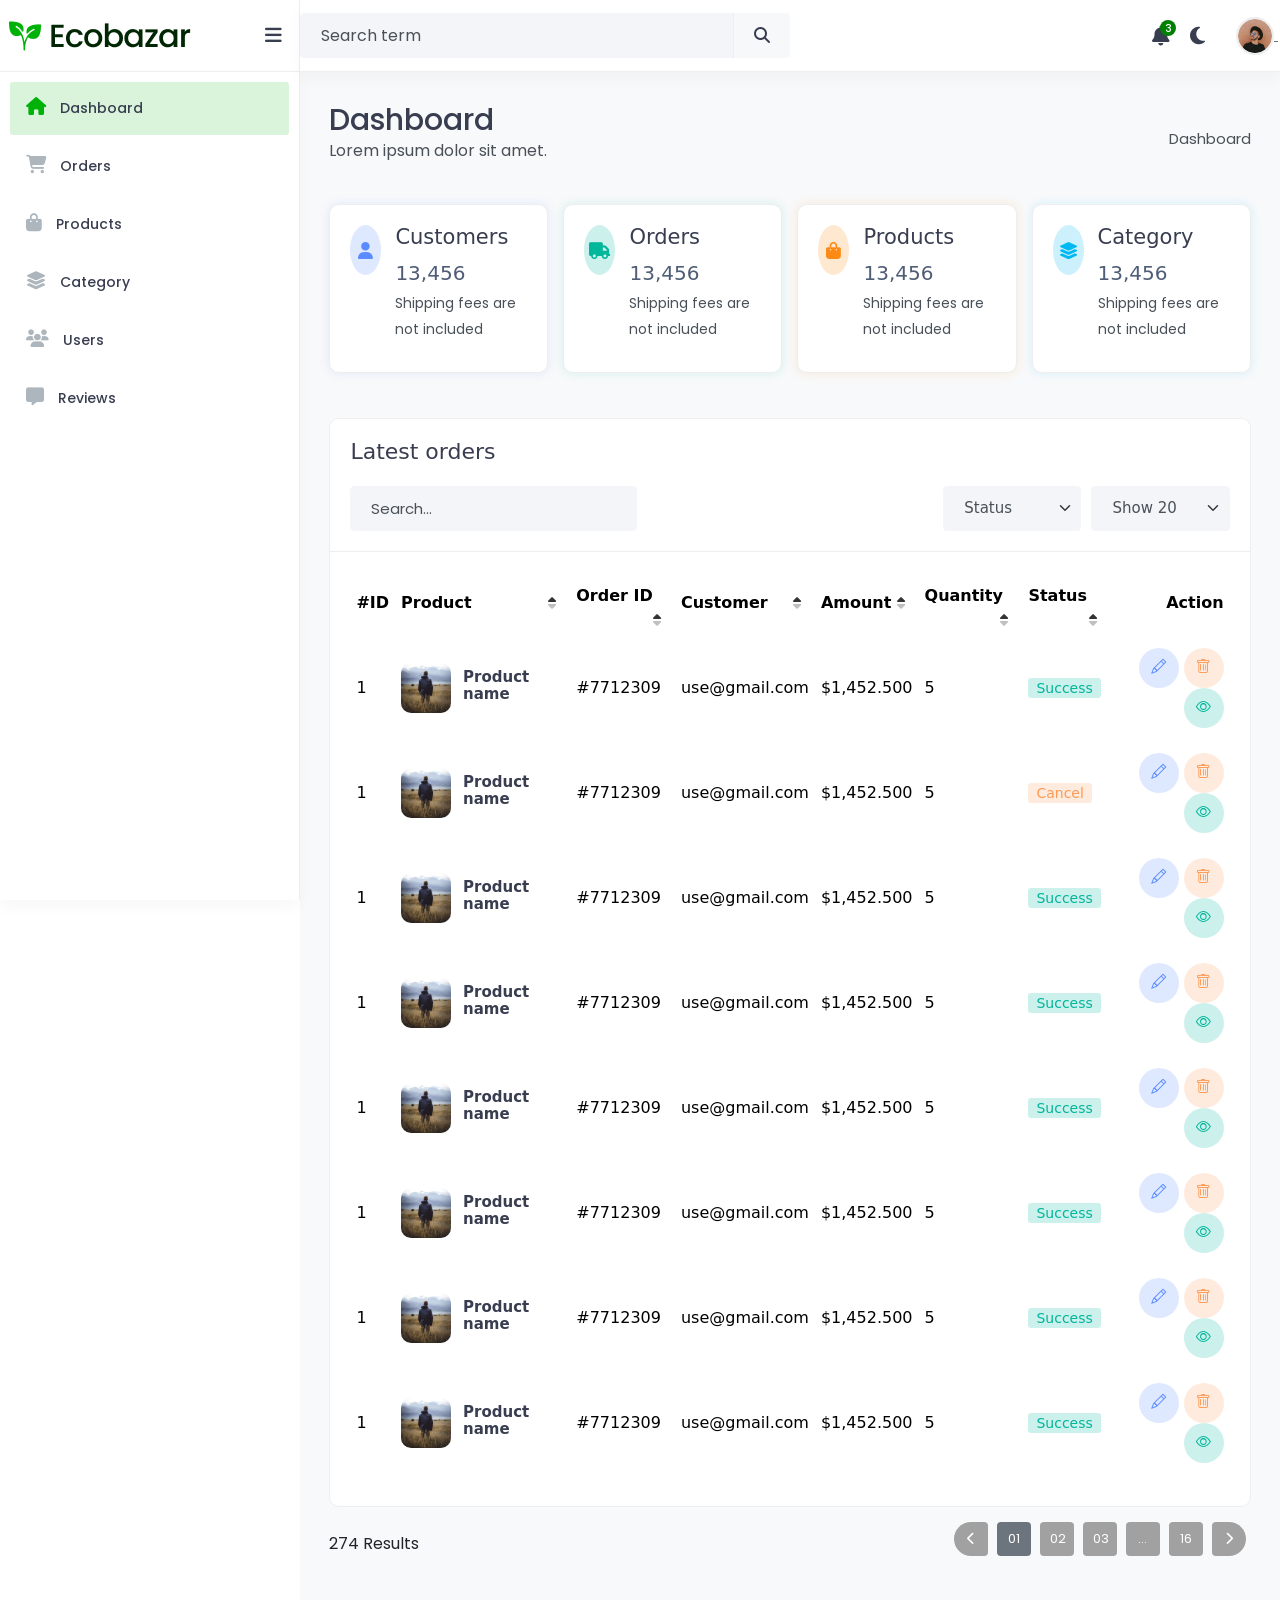
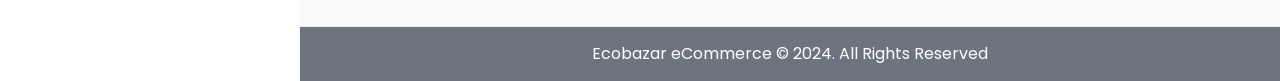
<file: index.html>
<!DOCTYPE html>
<html lang="en">
<head>
    <meta charset="UTF-8">
    <meta name="viewport" content="width=device-width, initial-scale=1.0">
    <link rel="stylesheet" href="./assets/css/main.css">
    <link rel="stylesheet" href="./assets/css/style.css">
    <link rel="stylesheet" href="./assets/css/responsive.css">
    <link rel="stylesheet" href="./assets/css/admin.css">
    <link rel="stylesheet" href="https://cdnjs.cloudflare.com/ajax/libs/font-awesome/6.6.0/css/all.min.css">
    <link rel="stylesheet" href="https://cdn.jsdelivr.net/npm/bootstrap@5.0.2/dist/css/bootstrap.min.css">
    <link rel="stylesheet" href="https://cdnjs.cloudflare.com/ajax/libs/OwlCarousel2/2.3.4/assets/owl.carousel.min.css">
    <link rel="stylesheet" href="https://cdn.jsdelivr.net/npm/bootstrap-icons@1.10.0/font/bootstrap-icons.css">
    <link rel="icon" href="./assets/image/faveicon.ico">
    <title>Ecobazar :: Dashboard</title>
</head>

<body>

    <aside class="sidebar navbar-aside">
      
        <div class="aside-top">
            <a href="index.html" class="sidebar-logo">
                <img src="./assets/image/logo.png" alt="site logo" class="light-logo">
                <img src="./assets/image/f_logo.png" alt="site logo" class="dark-logo">
                <img src="./assets/image/logo.png" alt="site logo" class="logo-icon">
            </a>
      
            <button class="btn toggle-bars"> <i class="fa-solid fa-bars"></i></button>
        </div>
    
        <div class="sidebar-menu-area">
            <ul class="sidebar-menu menu-aside" id="sidebar-menu">

                <li class="menu-item active">
                    <a href="javascript:void(0)" class="menu-link">
                        <i class="fa-solid fa-house"></i>
                        <span class="text">Dashboard</span>
                    </a>
                </li>
        
                <li class="menu-item">
                    <a href="order.html" class="menu-link">
                        <i class="fa-solid fa-cart-shopping"></i>
                        <span class="text">Orders</span>
                    </a>
                </li>
        
                <li class="menu-item">
                    <a href="product.html" class="menu-link">
                        <i class="fa-solid fa-bag-shopping"></i>
                        <span class="text">Products</span> 
                    </a>
                </li>

                <!-- <li class="menu-item">
                    <a href="vendor.html" class="menu-link">
                        <i class="fa-solid fa-user-tie"></i>
                        <span class="text">Vendors</span> 
                    </a>
                </li> -->
        
                <li class="menu-item">
                    <a href="category.html" class="menu-link">
                        <i class="fa-solid fa-layer-group"></i>
                        <span class="text">Category</span> 
                    </a>
                </li>
        
                <li class="menu-item">
                    <a href="user.html" class="menu-link">
                        <i class="fa-solid fa-users"></i>
                        <span class="text">Users</span> 
                    </a>
                </li>

                <li class="menu-item">
                    <a href="review.html" class="menu-link">
                        <i class="fa-solid fa-message"></i>
                        <span class="text">Reviews</span> 
                    </a>
                </li>

            </ul>
        </div>
    
    </aside>

    <main class="main-wrap">
    
        <header class="main-header navbar">

        <div class="col-6">
            <form class="searchform">
                <div class="input-group">
                    <input list="search_terms" type="text" class="form-control" placeholder="Search term">
                    <button class="btn" type="button"> <i class="fa-solid fa-magnifying-glass"></i></button>
                </div>
                <datalist id="search_terms">
                    <option value="Products"></option>
                    <option value="New orders"></option>
                    <option value="Apple iphone"></option>
                    <option value="Ahmed Hassan"></option>
                </datalist>
            </form>
        </div>

        <div class="col-2 d-flex justify-content-end align-items-center">
            <button class="btn btn-icon btn-mobile me-auto" data-trigger="#offcanvas_aside"> <i class="material-icons md-apps"></i> </button>

            <ul class="nav">
                <li class="nav-item">
                    <a class="nav-link btn-icon notifications" href="#">
                        <i class="fa-solid fa-bell animation-shake"></i>
                        <span class="badge rounded-pill">3</span>
                    </a>
                </li>

                <li class="nav-item">
                    <a class="nav-link btn-icon darkmode" href="#"><i class="fa-solid fa-moon"></i> </a>
                </li>

                <li class="nav-item">
                    <a href="#" class="requestfullscreen nav-link btn-icon"><i class="material-icons md-cast"></i></a>
                </li>

                <li class="dropdown nav-item user_info">
                    <div class="dropdown">
                      <a class="dropdown-toggle" href="#" role="button" id="dropdownMenuLink" data-bs-toggle="dropdown" aria-expanded="false">
                        <img class="img-xs rounded-circle" src="./assets/image/customer_1.png" alt="User">
                      </a>
                    
                      <ul class="dropdown-menu common-dropdown-menu" aria-labelledby="dropdownMenuLink">
                        <li><a class="dropdown-item" href="editProfile.html"><i class="fa-solid fa-user"></i>Edit Profile</a></li>
                        <li><a class="dropdown-item" href="#"><i class="fa-solid fa-gear"></i>Account Settings</a></li>
                        <div class="dropdown-divider"></div>
                        <a class="dropdown-item text-danger" href="#"><i class="fa-solid fa-arrow-right-from-bracket"></i>Logout</a>
                      </ul>
                    </div>
                </li>

            </ul>
        </div>
        </header>
    
        <div class="dashboard-main-body">
            <section class="content-main">
                <div class="content-header">
                    <div>
                        <h2 class="content-title card-title">Dashboard </h2>
                        <p>Lorem ipsum dolor sit amet.</p>
                    </div>
                    <div>
                        <ul class="breadcrumbs d-flex align-items-center justify-content-end">
                            <li>
                                <a href="javascript:void(0)">
                                    <div class="text-tiny">Dashboard</div>
                                </a>
                            </li>
                        </ul>
                    </div>
                </div>

                <div class="row mb-5">
                  
                    <div class="col-lg-3">
                        <div class="card card-body mb-4 bg-primary-light">
                            <article class="das_box">
                              <div class="icontext">
                                <span class="icon icon-sm rounded-circle "><i class="fa-solid fa-user"></i></span>
                                <div class="text">
                                    <h3 class="mb-1 card-title">Customers</h3>
                                    <h4>13,456</h4>
                                    <p>Shipping fees are not included</p>
                                </div>
                              </div>
                            </article>
                        </div>
                    </div>

                    <div class="col-lg-3">
                        <div class="card card-body mb-4 bg-success-light">
                            <article class="das_box">
                              <div class="icontext">
                                <span class="icon icon-sm rounded-circle"><i class="fa-solid fa-truck"></i></span>
                                <div class="text">
                                    <h3 class="mb-1 card-title">Orders</h3>
                                    <h4>13,456</h4>
                                    <p>Shipping fees are not included</p>
                                </div>
                              </div>
                            </article>
                        </div>
                    </div>

                    <div class="col-lg-3">
                        <div class="card card-body mb-4 bg-warning-light">
                            <article class="das_box">
                              <div class="icontext">
                                <span class="icon icon-sm rounded-circle"><i class="fa-solid fa-bag-shopping"></i></span>
                                <div class="text">
                                    <h3 class="mb-1 card-title">Products</h3>
                                    <h4>13,456</h4>
                                    <p>Shipping fees are not included</p>
                                </div>
                              </div>
                            </article>
                        </div>
                    </div>

                    <div class="col-lg-3">
                        <div class="card card-body mb-4 bg-info-light">
                            <article class="icontext">
                              <div class="icontext">
                                <span class="icon icon-sm rounded-circle"><i class="fa-solid fa-layer-group"></i></span>
                                <div class="text">
                                  <h3 class="mb-1 card-title">Category</h3>
                                  <h4>13,456</h4>
                                  <p>Shipping fees are not included</p>
                                </div>
                              </div>
                            </article>
                        </div>
                    </div>
                </div>
        
                <div class="card mb-4">
                    <header class="card-header">
                        <div class="row gx-3">
                            <h4 class="card-title">Latest orders</h4>
                            <div class="col-lg-4 col-md-6 me-auto">
                                <input type="text" placeholder="Search..." class="form-control">
                            </div>
                            <div class="col-lg-2 col-6 col-md-3">
                                <select class="form-select">
                                    <option>Status</option>
                                    <option>Active</option>
                                    <option>Disabled</option>
                                    <option>Show all</option>
                                </select>
                            </div>
                            <div class="col-lg-2 col-6 col-md-3">
                                <select class="form-select">
                                    <option>Show 20</option>
                                    <option>Show 30</option>
                                    <option>Show 40</option>
                                </select>
                            </div>
                        </div>
                    </header>
        
                    <div class="card-body">
                        <div class="table-responsive">
                            <table class="table table-hover">
                                <thead>
                                    <tr>
                                        <th>#ID</th>
                                        <th scope="col">Product
                                            <div class="form-check table-filter">
                                                <input class="form-check-input filter_input" type="checkbox" value="">
                                                <label class="form-check-label" for="flexCheckDefault">
                                                    <span class="filter">
                                                        <i class="fa-solid fa-sort-up"></i>
                                                        <i class="fa-solid fa-sort-down"></i>
                                                    </span>
                                                </label>
                                            </div>
                                        </th>
                                        <th scope="col">Order ID
                                            <div class="form-check table-filter">
                                                <input class="form-check-input filter_input" type="checkbox" value="">
                                                <label class="form-check-label" for="flexCheckDefault">
                                                    <span class="filter">
                                                        <i class="fa-solid fa-sort-up"></i>
                                                        <i class="fa-solid fa-sort-down"></i>
                                                    </span>
                                                </label>
                                            </div>
                                        </th>
                                        <th scope="col">Customer
                                            <div class="form-check table-filter">
                                                <input class="form-check-input filter_input" type="checkbox" value="">
                                                <label class="form-check-label" for="flexCheckDefault">
                                                    <span class="filter">
                                                        <i class="fa-solid fa-sort-up"></i>
                                                        <i class="fa-solid fa-sort-down"></i>
                                                    </span>
                                                </label>
                                            </div>
                                        </th>
                                        <th scope="col">Amount
                                            <div class="form-check table-filter">
                                                <input class="form-check-input filter_input" type="checkbox" value="">
                                                <label class="form-check-label" for="flexCheckDefault">
                                                    <span class="filter">
                                                        <i class="fa-solid fa-sort-up"></i>
                                                        <i class="fa-solid fa-sort-down"></i>
                                                    </span>
                                                </label>
                                            </div>
                                        </th>
                                        <th scope="col">Quantity
                                            <div class="form-check table-filter">
                                                <input class="form-check-input filter_input" type="checkbox" value="">
                                                <label class="form-check-label" for="flexCheckDefault">
                                                    <span class="filter">
                                                        <i class="fa-solid fa-sort-up"></i>
                                                        <i class="fa-solid fa-sort-down"></i>
                                                    </span>
                                                </label>
                                            </div>
                                        </th>
                                        <th scope="col">Status
                                            <div class="form-check table-filter">
                                                <input class="form-check-input filter_input" type="checkbox" value="">
                                                <label class="form-check-label" for="flexCheckDefault">
                                                    <span class="filter">
                                                        <i class="fa-solid fa-sort-up"></i>
                                                        <i class="fa-solid fa-sort-down"></i>
                                                    </span>
                                                </label>
                                            </div>
                                        </th>
                                        <th scope="col" class="text-end"> Action </th>
                                    </tr>
                                </thead>
                                <tbody>
                                    <tr>
                                        <td>1</td>
                                        <td>
                                            <div class="admin_product">
                                                <div class="image">
                                                    <img src="./assets/image/user/user-6.png" alt="">
                                                </div>

                                                <div class="content">
                                                    <h4>Product name</h4>
                                                </div>
                                            </div>
                                        </td>
                                        <td>#7712309</td>
                                        <td>use@gmail.com</td>
                                        <td>$1,452.500</td>
                                        <td>5</td>
                                        <td><button class="card-text btn-success">Success</button></td>
                                        <td class="text-end">
                                            <button class="btn card-btn btn-primary"><i class="bi bi-pencil"></i></button>
                                            <button class="btn card-btn btn-danger"><i class="bi bi-trash"></i></button>
                                            <button class="btn card-btn btn-success"><i class="bi-eye"></i></button>
                                        </td>
                                    </tr>

                                    

                                    <tr>
                                        <td>1</td>
                                        <td>
                                            <div class="admin_product">
                                                <div class="image">
                                                    <img src="./assets/image/user/user-6.png" alt="">
                                                </div>

                                                <div class="content">
                                                    <h4>Product name</h4>
                                                </div>
                                            </div>
                                        </td>
                                        <td>#7712309</td>
                                        <td>use@gmail.com</td>
                                        <td>$1,452.500</td>
                                        <td>5</td>
                                        <td><button class="card-text btn-danger">Cancel</button></td>
                                        <td class="text-end">
                                            <button class="btn card-btn btn-primary"><i class="bi bi-pencil"></i></button>
                                            <button class="btn card-btn btn-danger"><i class="bi bi-trash"></i></button>
                                            <button class="btn card-btn btn-success"><i class="bi-eye"></i></button>
                                        </td>
                                    </tr>



                                    <tr>
                                        <td>1</td>
                                        <td>
                                            <div class="admin_product">
                                                <div class="image">
                                                    <img src="./assets/image/user/user-6.png" alt="">
                                                </div>

                                                <div class="content">
                                                    <h4>Product name</h4>
                                                </div>
                                            </div>
                                        </td>
                                        <td>#7712309</td>
                                        <td>use@gmail.com</td>
                                        <td>$1,452.500</td>
                                        <td>5</td>
                                        <td><button class="card-text btn-success">Success</button></td>
                                        <td class="text-end">
                                            <button class="btn card-btn btn-primary"><i class="bi bi-pencil"></i></button>
                                            <button class="btn card-btn btn-danger"><i class="bi bi-trash"></i></button>
                                            <button class="btn card-btn btn-success"><i class="bi-eye"></i></button>
                                        </td>
                                    </tr>


                                    <tr>
                                        <td>1</td>
                                        <td>
                                            <div class="admin_product">
                                                <div class="image">
                                                    <img src="./assets/image/user/user-6.png" alt="">
                                                </div>

                                                <div class="content">
                                                    <h4>Product name</h4>
                                                </div>
                                            </div>
                                        </td>
                                        <td>#7712309</td>
                                        <td>use@gmail.com</td>
                                        <td>$1,452.500</td>
                                        <td>5</td>
                                        <td><button class="card-text btn-success">Success</button></td>
                                        <td class="text-end">
                                            <button class="btn card-btn btn-primary"><i class="bi bi-pencil"></i></button>
                                            <button class="btn card-btn btn-danger"><i class="bi bi-trash"></i></button>
                                            <button class="btn card-btn btn-success"><i class="bi-eye"></i></button>
                                        </td>
                                    </tr>


                                    <tr>
                                        <td>1</td>
                                        <td>
                                            <div class="admin_product">
                                                <div class="image">
                                                    <img src="./assets/image/user/user-6.png" alt="">
                                                </div>

                                                <div class="content">
                                                    <h4>Product name</h4>
                                                </div>
                                            </div>
                                        </td>
                                        <td>#7712309</td>
                                        <td>use@gmail.com</td>
                                        <td>$1,452.500</td>
                                        <td>5</td>
                                        <td><button class="card-text btn-success">Success</button></td>
                                        <td class="text-end">
                                            <button class="btn card-btn btn-primary"><i class="bi bi-pencil"></i></button>
                                            <button class="btn card-btn btn-danger"><i class="bi bi-trash"></i></button>
                                            <button class="btn card-btn btn-success"><i class="bi-eye"></i></button>
                                        </td>
                                    </tr>

                                    <tr>
                                        <td>1</td>
                                        <td>
                                            <div class="admin_product">
                                                <div class="image">
                                                    <img src="./assets/image/user/user-6.png" alt="">
                                                </div>

                                                <div class="content">
                                                    <h4>Product name</h4>
                                                </div>
                                            </div>
                                        </td>
                                        <td>#7712309</td>
                                        <td>use@gmail.com</td>
                                        <td>$1,452.500</td>
                                        <td>5</td>
                                        <td><button class="card-text btn-success">Success</button></td>
                                        <td class="text-end">
                                            <button class="btn card-btn btn-primary"><i class="bi bi-pencil"></i></button>
                                            <button class="btn card-btn btn-danger"><i class="bi bi-trash"></i></button>
                                            <button class="btn card-btn btn-success"><i class="bi-eye"></i></button>
                                        </td>
                                    </tr>

                                    <tr>
                                        <td>1</td>
                                        <td>
                                            <div class="admin_product">
                                                <div class="image">
                                                    <img src="./assets/image/user/user-6.png" alt="">
                                                </div>

                                                <div class="content">
                                                    <h4>Product name</h4>
                                                </div>
                                            </div>
                                        </td>
                                        <td>#7712309</td>
                                        <td>use@gmail.com</td>
                                        <td>$1,452.500</td>
                                        <td>5</td>
                                        <td><button class="card-text btn-success">Success</button></td>
                                        <td class="text-end">
                                            <button class="btn card-btn btn-primary"><i class="bi bi-pencil"></i></button>
                                            <button class="btn card-btn btn-danger"><i class="bi bi-trash"></i></button>
                                            <button class="btn card-btn btn-success"><i class="bi-eye"></i></button>
                                        </td>
                                    </tr>

                                    <tr>
                                        <td>1</td>
                                        <td>
                                            <div class="admin_product">
                                                <div class="image">
                                                    <img src="./assets/image/user/user-6.png" alt="">
                                                </div>

                                                <div class="content">
                                                    <h4>Product name</h4>
                                                </div>
                                            </div>
                                        </td>
                                        <td>#7712309</td>
                                        <td>use@gmail.com</td>
                                        <td>$1,452.500</td>
                                        <td>5</td>
                                        <td><button class="card-text btn-success">Success</button></td>
                                        <td class="text-end">
                                            <button class="btn card-btn btn-primary"><i class="bi bi-pencil"></i></button>
                                            <button class="btn card-btn btn-danger"><i class="bi bi-trash"></i></button>
                                            <button class="btn card-btn btn-success"><i class="bi-eye"></i></button>
                                        </td>
                                    </tr>
                                </tbody>
                            </table>
                        </div> 
                    </div> 
                </div>

                <div class="row mt-3 mb-5">
                    <div class="col-lg-6 d-flex justify-content-start align-items-center">
                        <p class="mb-0"><span>274</span> Results</p>
                    </div>

                    <div class="col-lg-6 d-flex align-items-center justify-content-end">
                        <div class="pagination-area mt-15 mb-50">
                            <nav aria-label="Page navigation example">
                                <ul class="pagination justify-content-start">
                                    <li class="page-item"><a class="page-link" href="#"><i class="fa-solid fa-chevron-left"></i></a></li>
                                    <li class="page-item active"><a class="page-link" href="#">01</a></li>
                                    <li class="page-item"><a class="page-link" href="#">02</a></li>
                                    <li class="page-item"><a class="page-link" href="#">03</a></li>
                                    <li class="page-item"><a class="page-link dot" href="#">...</a></li>
                                    <li class="page-item"><a class="page-link" href="#">16</a></li>
                                    <li class="page-item"><a class="page-link" href="#"><i class="fa-solid fa-chevron-right"></i></a></li>
                                </ul>
                            </nav>
                        </div>
                    </div>

                </div>
            </section>
        </div>
        
    
        <footer class="d-footer">
            <div class="d-flex align-items-center justify-content-center">
                <p class="mb-0">Ecobazar eCommerce © 2024. All Rights Reserved</p>
            </div>
        </footer>
    </main>


</body>

    <script src="https://cdnjs.cloudflare.com/ajax/libs/jquery/3.7.1/jquery.min.js"></script>
    <script src="https://cdnjs.cloudflare.com/ajax/libs/OwlCarousel2/2.3.4/owl.carousel.min.js"></script>
    <script src="https://cdn.jsdelivr.net/npm/bootstrap@5.0.2/dist/js/bootstrap.bundle.min.js"></script>
    <script src="./assets/js/script.js"></script>
</html>
</file>
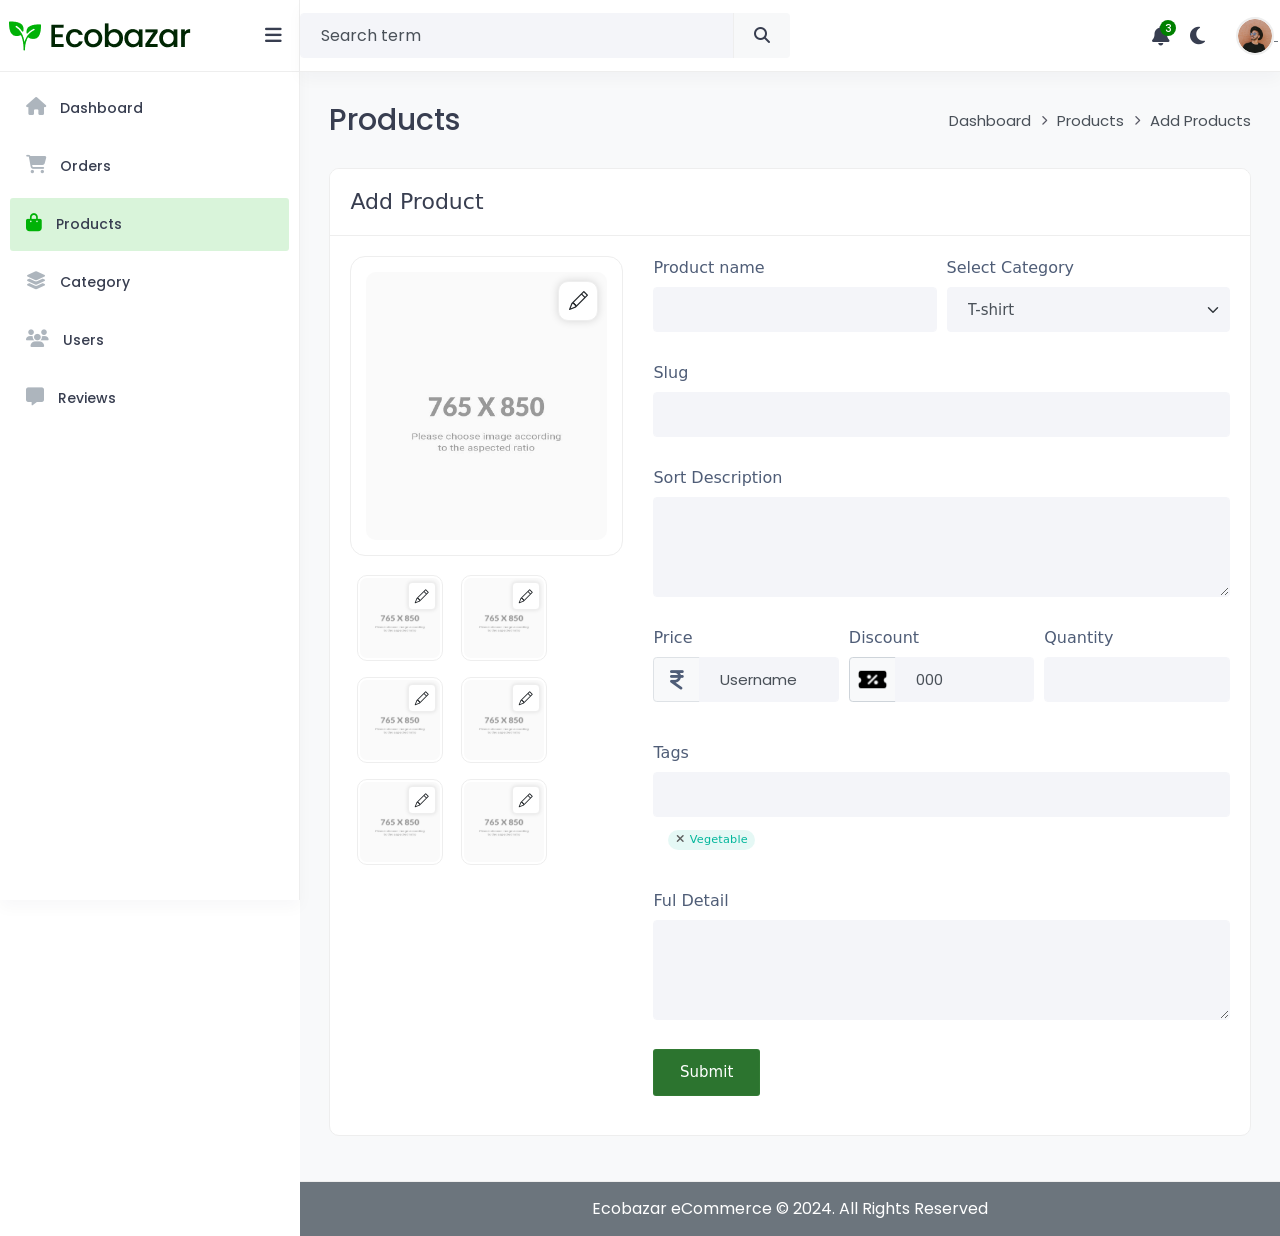
<file: addProduct.html>
<!DOCTYPE html>
<html lang="en">
<head>
    <meta charset="UTF-8">
    <meta name="viewport" content="width=device-width, initial-scale=1.0">
    <link rel="stylesheet" href="./assets/css/main.css">
    <link rel="stylesheet" href="./assets/css/style.css">
    <link rel="stylesheet" href="./assets/css/responsive.css">
    <link rel="stylesheet" href="./assets/css/admin.css">
    <link rel="stylesheet" href="https://cdnjs.cloudflare.com/ajax/libs/font-awesome/6.6.0/css/all.min.css">
    <link rel="stylesheet" href="https://cdn.jsdelivr.net/npm/bootstrap@5.0.2/dist/css/bootstrap.min.css">
    <link rel="stylesheet" href="https://cdnjs.cloudflare.com/ajax/libs/OwlCarousel2/2.3.4/assets/owl.carousel.min.css">
    <link rel="stylesheet" href="https://cdn.jsdelivr.net/npm/bootstrap-icons@1.10.0/font/bootstrap-icons.css">
    <link rel="icon" href="./assets/image/faveicon.ico">
    <title>Ecobazar :: Product</title>
</head>

<body>

    <aside class="sidebar navbar-aside">
      
        <div class="aside-top">
            <a href="index.html" class="sidebar-logo">
                <img src="./assets/image/logo.png" alt="site logo" class="light-logo">
                <img src="./assets/image/f_logo.png" alt="site logo" class="dark-logo">
                <img src="./assets/image/logo.png" alt="site logo" class="logo-icon">
            </a>
      
            <button class="btn toggle-bars"> <i class="fa-solid fa-bars"></i></button>
        </div>
    
        <div class="sidebar-menu-area">
            <ul class="sidebar-menu menu-aside" id="sidebar-menu">

                <li class="menu-item">
                    <a href="index.html" class="menu-link">
                        <i class="fa-solid fa-house"></i>
                        <span class="text">Dashboard</span>
                    </a>
                </li>
        
                <li class="menu-item">
                    <a href="order.html" class="menu-link">
                        <i class="fa-solid fa-cart-shopping"></i>
                        <span class="text">Orders</span>
                    </a>
                </li>
        
                <li class="menu-item active">
                    <a href="product.html" class="menu-link">
                        <i class="fa-solid fa-bag-shopping"></i>
                        <span class="text">Products</span> 
                    </a>
                </li>

                <!-- <li class="menu-item">
                    <a href="vendor.html" class="menu-link">
                        <i class="fa-solid fa-user-tie"></i>
                        <span class="text">Vendors</span> 
                    </a>
                </li> -->
        
                <li class="menu-item">
                    <a href="category.html" class="menu-link">
                        <i class="fa-solid fa-layer-group"></i>
                        <span class="text">Category</span> 
                    </a>
                </li>
        
                <li class="menu-item">
                    <a href="user.html" class="menu-link">
                        <i class="fa-solid fa-users"></i>
                        <span class="text">Users</span> 
                    </a>
                </li>

                <li class="menu-item">
                    <a href="review.html" class="menu-link">
                        <i class="fa-solid fa-message"></i>
                        <span class="text">Reviews</span> 
                    </a>
                </li>
            </ul>
        </div>
    
    </aside>

    <main class="main-wrap">
    
        <header class="main-header navbar">

        <div class="col-6">
            <form class="searchform">
                <div class="input-group">
                    <input list="search_terms" type="text" class="form-control" placeholder="Search term">
                    <button class="btn" type="button"> <i class="fa-solid fa-magnifying-glass"></i></button>
                </div>
                <datalist id="search_terms">
                    <option value="Products"></option>
                    <option value="New orders"></option>
                    <option value="Apple iphone"></option>
                    <option value="Ahmed Hassan"></option>
                </datalist>
            </form>
        </div>

        <div class="col-2 d-flex justify-content-end align-items-center">
            <button class="btn btn-icon btn-mobile me-auto" data-trigger="#offcanvas_aside"> <i class="material-icons md-apps"></i> </button>

            <ul class="nav">
                <li class="nav-item">
                    <a class="nav-link btn-icon notifications" href="#">
                        <i class="fa-solid fa-bell animation-shake"></i>
                        <span class="badge rounded-pill">3</span>
                    </a>
                </li>

                <li class="nav-item">
                    <a class="nav-link btn-icon darkmode" href="#"><i class="fa-solid fa-moon"></i> </a>
                </li>

                <li class="nav-item">
                    <a href="#" class="requestfullscreen nav-link btn-icon"><i class="material-icons md-cast"></i></a>
                </li>

                <li class="dropdown nav-item user_info">
                    <div class="dropdown">
                      <a class="dropdown-toggle" href="#" role="button" id="dropdownMenuLink" data-bs-toggle="dropdown" aria-expanded="false">
                        <img class="img-xs rounded-circle" src="./assets/image/customer_1.png" alt="User">
                      </a>
                    
                      <ul class="dropdown-menu common-dropdown-menu" aria-labelledby="dropdownMenuLink">
                        <li><a class="dropdown-item" href="#"><i class="fa-solid fa-user"></i>Edit Profile</a></li>
                        <li><a class="dropdown-item" href="#"><i class="fa-solid fa-gear"></i>Account Settings</a></li>
                        <div class="dropdown-divider"></div>
                        <a class="dropdown-item text-danger" href="#"><i class="fa-solid fa-arrow-right-from-bracket"></i>Logout</a>
                      </ul>
                    </div>
                </li>

            </ul>
        </div>
        </header>
    
        <div class="dashboard-main-body">
            <section class="content-main">
                <div class="content-header">
                    <div>
                        <h2 class="content-title card-title">Products </h2>
                        <!-- <p>Lorem ipsum dolor sit amet.</p> -->
                    </div>
                    <div>
                        <ul class="breadcrumbs d-flex align-items-center justify-content-end">
                            <li>
                                <a href="index.html">
                                    <div class="text-tiny">Dashboard</div>
                                </a>
                            </li>

                            <li><i class="fa-solid fa-chevron-right"></i></li>

                            <li>
                                <a href="product.html">
                                    <div class="text-tiny">Products</div>
                                </a>
                            </li>

                            <li><i class="fa-solid fa-chevron-right"></i></li>

                            <li>
                                <a href="javascript:void(0)">
                                    <div class="text-tiny">Add Products</div>
                                </a>
                            </li>
                        </ul>
                    </div>
                </div>
        
                <div class="card mb-4">
                    <header class="card-header">
                        <div class="row gx-3">
                            <h4 class="card-title mb-0">Add Product</h4>
                        </div>
                    </header>
        
                    <div class="card-body">
                        <div class="row gx-5 ec-vendor-uploads">
                            <div class="col-lg-4">
                                <div class="ec-vendor-img-upload">
                                    <div class="ec-vendor-main-img">
                                        <div class="avatar-upload">
                                            <div class="avatar-edit thumb-edit">
                                                <input type="file" id="imageUpload" class="ec-image-upload" accept=".png, .jpg, .jpeg">
                                                <label for="imageUpload"><i class="bi bi-pencil"></i></label>
                                            </div>

                                            <div class="avatar-preview ec-preview">
                                                <div class="imagePreview ec-div-preview">
                                                    <img class="ec-image-preview" src="./assets/image/vender-upload-preview.jpg" alt="edit">
                                                </div>
                                            </div>
                                        </div>


                                        <div class="thumb-upload-set colo-md-12">
                                            <div class="thumb-upload">
                                                <div class="thumb-edit">
                                                    <input type="file" id="thumbUpload01" class="ec-image-upload" accept=".png, .jpg, .jpeg">
                                                    <label for="imageUpload"><i class="bi bi-pencil"></i></label>
                                                </div>
                                                <div class="thumb-preview ec-preview">
                                                    <div class="image-thumb-preview">
                                                        <img class="image-thumb-preview ec-image-preview" src="./assets/image/vender-upload-preview.jpg" alt="edit">
                                                    </div>
                                                </div>
                                            </div>

                                            <div class="thumb-upload">
                                                <div class="thumb-edit">
                                                    <input type="file" id="thumbUpload02" class="ec-image-upload" accept=".png, .jpg, .jpeg">
                                                    <label for="imageUpload"><i class="bi bi-pencil"></i></label>
                                                </div>
                                                <div class="thumb-preview ec-preview">
                                                    <div class="image-thumb-preview">
                                                        <img class="image-thumb-preview ec-image-preview" src="./assets/image/vender-upload-preview.jpg" alt="edit">
                                                    </div>
                                                </div>
                                            </div>

                                            <div class="thumb-upload">
                                                <div class="thumb-edit">
                                                    <input type="file" id="thumbUpload03" class="ec-image-upload" accept=".png, .jpg, .jpeg">
                                                    <label for="imageUpload"><i class="bi bi-pencil"></i></label>
                                                </div>
                                                <div class="thumb-preview ec-preview">
                                                    <div class="image-thumb-preview">
                                                        <img class="image-thumb-preview ec-image-preview" src="./assets/image/vender-upload-preview.jpg" alt="edit">
                                                    </div>
                                                </div>
                                            </div>

                                            <div class="thumb-upload">
                                                <div class="thumb-edit">
                                                    <input type="file" id="thumbUpload04" class="ec-image-upload" accept=".png, .jpg, .jpeg">
                                                    <label for="imageUpload"><i class="bi bi-pencil"></i></label>
                                                </div>
                                                <div class="thumb-preview ec-preview">
                                                    <div class="image-thumb-preview">
                                                        <img class="image-thumb-preview ec-image-preview" src="./assets/image/vender-upload-preview.jpg" alt="edit">
                                                    </div>
                                                </div>
                                            </div>

                                            <div class="thumb-upload">
                                                <div class="thumb-edit">
                                                    <input type="file" id="thumbUpload05" class="ec-image-upload" accept=".png, .jpg, .jpeg">
                                                    <label for="imageUpload"><i class="bi bi-pencil"></i></label>
                                                </div>
                                                <div class="thumb-preview ec-preview">
                                                    <div class="image-thumb-preview">
                                                        <img class="image-thumb-preview ec-image-preview" src="./assets/image/vender-upload-preview.jpg" alt="edit">
                                                    </div>
                                                </div>
                                            </div>

                                            <div class="thumb-upload">
                                                <div class="thumb-edit">
                                                    <input type="file" id="thumbUpload06" class="ec-image-upload" accept=".png, .jpg, .jpeg">
                                                    <label for="imageUpload"><i class="bi bi-pencil"></i></label>
                                                </div>
                                                <div class="thumb-preview ec-preview">
                                                    <div class="image-thumb-preview">
                                                        <img class="image-thumb-preview ec-image-preview" src="./assets/image/vender-upload-preview.jpg" alt="edit">
                                                    </div>
                                                </div>
                                            </div>

                                        </div>
                                    </div>
                                </div>
                            </div>

                            <div class="col-lg-8">
                                <div class="ec-vendor-upload-detail">
                                    <form class="row g-3">
                                        <div class="col-md-6 form-group">
                                            <label for="inputEmail4" class="form-label">Product name</label>
                                            <input type="text" class="form-control slug-title" id="inputEmail4">
                                        </div>

                                        <div class="col-md-6 form-group">
                                            <label class="form-label">Select Category</label>
                                            <select name="category" id="category" class="form-select">
                                                <option value="t-shirt">T-shirt</option>
                                                <option value="dress">Dress</option>
                                                <option value="table">Table</option>
                                                <option value="sofa">Sofa</option>
                                                <option value="phone">I Phone</option>
                                                <option value="laptop">Laptop</option>
                                            </select>
                                        </div>

                                        <div class="col-md-12 form-group">
                                            <label for="slug" class="form-label">Slug</label> 
                                            <div class="col-12">
                                                <input id="slug" name="slug" class="form-control here set-slug" type="text">
                                            </div>
                                        </div>

                                        <div class="col-md-12 form-group">
                                            <label class="form-label">Sort Description</label>
                                            <textarea class="form-control" rows="2"></textarea>
                                        </div>

                                        <div class="col-md-4 form-group">
                                            <label class="form-label">Price</span></label>
                                            <div class="input-group mb-3">
                                                <span class="input-group-text" id="basic-addon1"><i class="fa-solid fa-indian-rupee-sign"></i></span>
                                                <input type="text" class="form-control" placeholder="Username" aria-label="Username" aria-describedby="basic-addon1">
                                            </div>
                                        </div>

                                        <div class="col-md-4 form-group">
                                            <label class="form-label">Discount</span></label>
                                            <div class="input-group mb-3">
                                                <span class="input-group-text" id="discount_icon"><img src="./assets/image/voucher.png" alt=""></span>
                                                <input type="text" class="form-control" placeholder="000" aria-label="discount" aria-describedby="discount_icon">
                                            </div>
                                        </div>

                                        <div class="col-md-4 form-group">
                                            <label class="form-label">Quantity</label>
                                            <input type="number" class="form-control" id="quantity">
                                        </div>

                                        <div class="col-md-12 form-group">
                                            <label class="form-label">Tags</label>
                                            <input type="text" class="form-control" id="tags">

                                            <div class="tages">
                                                <span class="badge rounded-pill bg-success"><i class="fa-solid fa-xmark"></i> Vegetable</span>
                                            </div>
                                            
                                        </div>

                                        <div class="col-md-12 form-group">
                                            <label class="form-label">Ful Detail</label>
                                            <textarea class="form-control" rows="4"></textarea>
                                        </div>

                                        <div class="col-md-12 form-group">
                                            <button type="submit" class="common-btn4">Submit</button>
                                        </div>
                                    </form>
                                </div>
                            </div>
                        </div>
                    </div> 
                </div>

            </section>
        </div>
        
    
        <footer class="d-footer">
            <div class="d-flex align-items-center justify-content-center">
                <p class="mb-0">Ecobazar eCommerce © 2024. All Rights Reserved</p>
            </div>
        </footer>
    </main>


</body>

    <script src="https://cdnjs.cloudflare.com/ajax/libs/jquery/3.7.1/jquery.min.js"></script>
    <script src="https://cdnjs.cloudflare.com/ajax/libs/OwlCarousel2/2.3.4/owl.carousel.min.js"></script>
    <script src="https://cdn.jsdelivr.net/npm/bootstrap@5.0.2/dist/js/bootstrap.bundle.min.js"></script>
    <script src="./assets/js/script.js"></script>
</html>
</file>
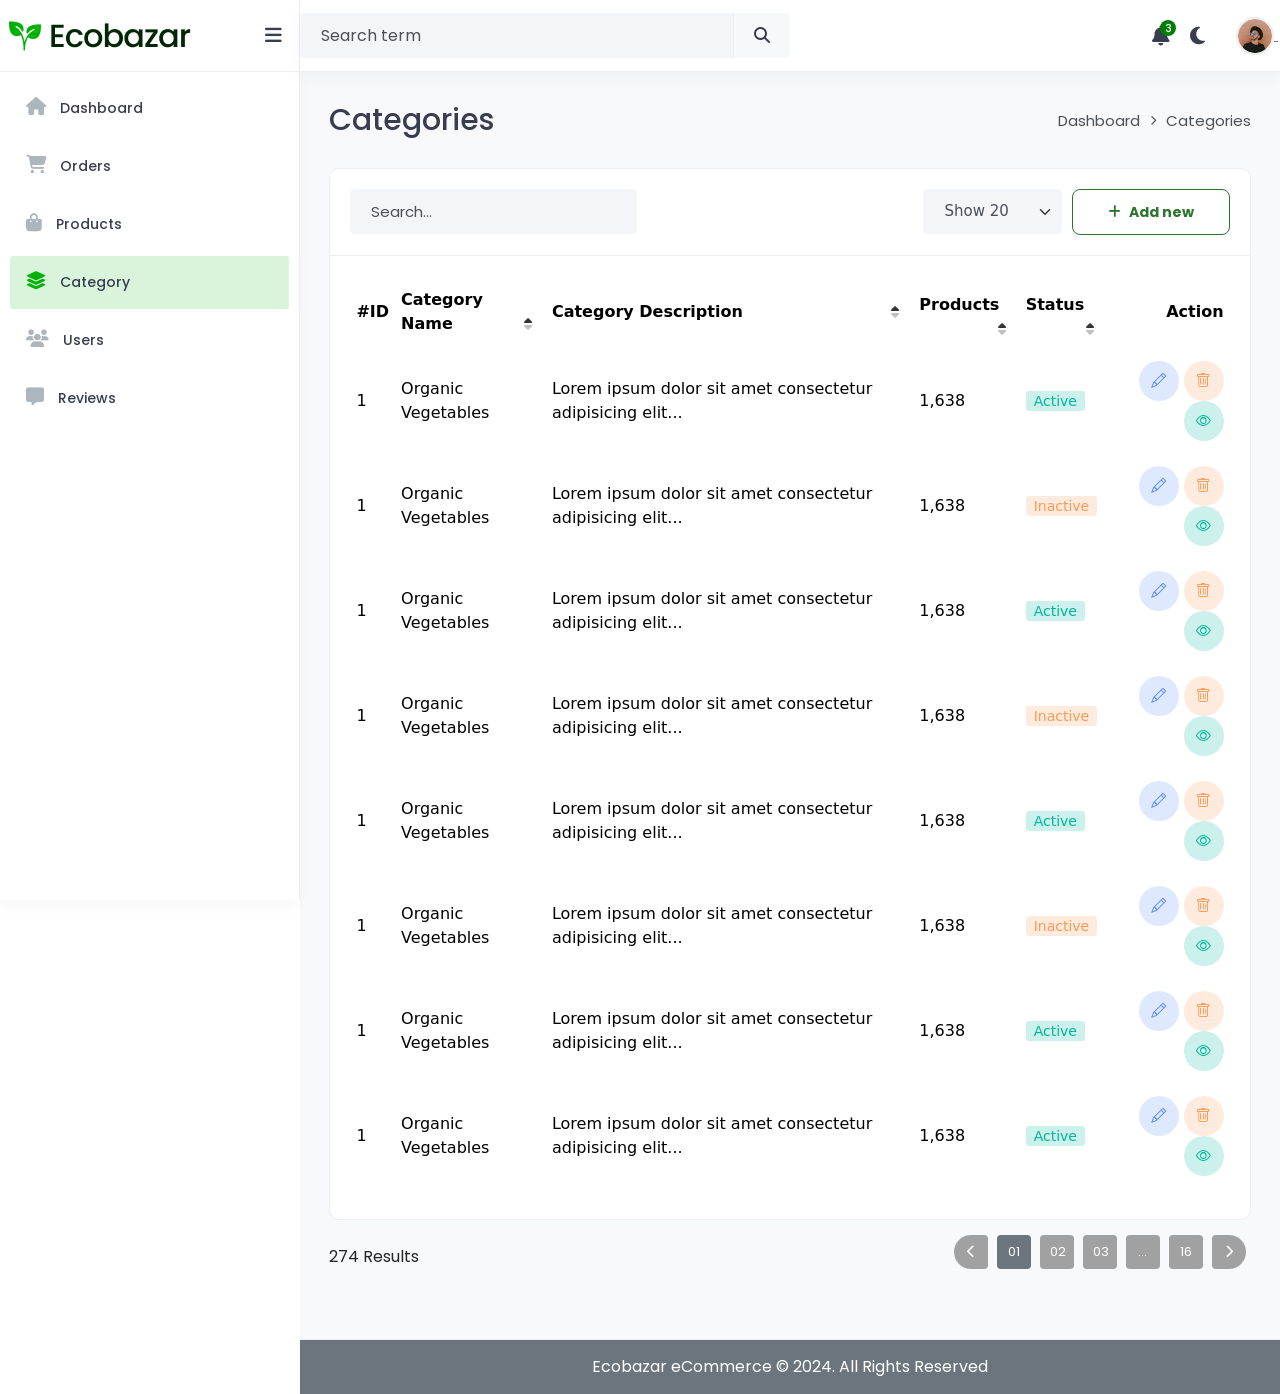
<file: category.html>
<!DOCTYPE html>
<html lang="en">
<head>
    <meta charset="UTF-8">
    <meta name="viewport" content="width=device-width, initial-scale=1.0">
    <link rel="stylesheet" href="./assets/css/main.css">
    <link rel="stylesheet" href="./assets/css/style.css">
    <link rel="stylesheet" href="./assets/css/responsive.css">
    <link rel="stylesheet" href="./assets/css/admin.css">
    <link rel="stylesheet" href="https://cdnjs.cloudflare.com/ajax/libs/font-awesome/6.6.0/css/all.min.css">
    <link rel="stylesheet" href="https://cdn.jsdelivr.net/npm/bootstrap@5.0.2/dist/css/bootstrap.min.css">
    <link rel="stylesheet" href="https://cdnjs.cloudflare.com/ajax/libs/OwlCarousel2/2.3.4/assets/owl.carousel.min.css">
    <link rel="stylesheet" href="https://cdn.jsdelivr.net/npm/bootstrap-icons@1.10.0/font/bootstrap-icons.css">
    <link rel="icon" href="./assets/image/faveicon.ico">
    <title>Ecobazar :: Category</title>
</head>

<body>

    <aside class="sidebar navbar-aside">
      
        <div class="aside-top">
            <a href="index.html" class="sidebar-logo">
                <img src="./assets/image/logo.png" alt="site logo" class="light-logo">
                <img src="./assets/image/f_logo.png" alt="site logo" class="dark-logo">
                <img src="./assets/image/logo.png" alt="site logo" class="logo-icon">
            </a>
      
            <button class="btn toggle-bars"> <i class="fa-solid fa-bars"></i></button>
        </div>
    
        <div class="sidebar-menu-area">
            <ul class="sidebar-menu menu-aside" id="sidebar-menu">

                <li class="menu-item">
                    <a href="index.html" class="menu-link">
                        <i class="fa-solid fa-house"></i>
                        <span class="text">Dashboard</span>
                    </a>
                </li>
        
                <li class="menu-item">
                    <a href="order.html" class="menu-link">
                        <i class="fa-solid fa-cart-shopping"></i>
                        <span class="text">Orders</span>
                    </a>
                </li>
        
                <li class="menu-item">
                    <a href="product.html" class="menu-link">
                        <i class="fa-solid fa-bag-shopping"></i>
                        <span class="text">Products</span> 
                    </a>
                </li>

                <!-- <li class="menu-item">
                    <a href="vendor.html" class="menu-link">
                        <i class="fa-solid fa-user-tie"></i>
                        <span class="text">Vendors</span> 
                    </a>
                </li> -->
        
                <li class="menu-item active">
                    <a href="category.html" class="menu-link">
                        <i class="fa-solid fa-layer-group"></i>
                        <span class="text">Category</span> 
                    </a>
                </li>
        
                <li class="menu-item">
                    <a href="user.html" class="menu-link">
                        <i class="fa-solid fa-users"></i>
                        <span class="text">Users</span> 
                    </a>
                </li>

                <li class="menu-item">
                    <a href="review.html" class="menu-link">
                        <i class="fa-solid fa-message"></i>
                        <span class="text">Reviews</span> 
                    </a>
                </li>
            </ul>
        </div>
    
    </aside>

    <main class="main-wrap">
    
        <header class="main-header navbar">

        <div class="col-6">
            <form class="searchform">
                <div class="input-group">
                    <input list="search_terms" type="text" class="form-control" placeholder="Search term">
                    <button class="btn" type="button"> <i class="fa-solid fa-magnifying-glass"></i></button>
                </div>
                <datalist id="search_terms">
                    <option value="Products"></option>
                    <option value="New orders"></option>
                    <option value="Apple iphone"></option>
                    <option value="Ahmed Hassan"></option>
                </datalist>
            </form>
        </div>

        <div class="col-2 d-flex justify-content-end align-items-center">
            <button class="btn btn-icon btn-mobile me-auto" data-trigger="#offcanvas_aside"> <i class="material-icons md-apps"></i> </button>

            <ul class="nav">
                <li class="nav-item">
                    <a class="nav-link btn-icon notifications" href="#">
                        <i class="fa-solid fa-bell animation-shake"></i>
                        <span class="badge rounded-pill">3</span>
                    </a>
                </li>

                <li class="nav-item">
                    <a class="nav-link btn-icon darkmode" href="#"><i class="fa-solid fa-moon"></i> </a>
                </li>

                <li class="nav-item">
                    <a href="#" class="requestfullscreen nav-link btn-icon"><i class="material-icons md-cast"></i></a>
                </li>

                <li class="dropdown nav-item user_info">
                    <div class="dropdown">
                      <a class="dropdown-toggle" href="#" role="button" id="dropdownMenuLink" data-bs-toggle="dropdown" aria-expanded="false">
                        <img class="img-xs rounded-circle" src="./assets/image/customer_1.png" alt="User">
                      </a>
                    
                      <ul class="dropdown-menu common-dropdown-menu" aria-labelledby="dropdownMenuLink">
                        <li><a class="dropdown-item" href="#"><i class="fa-solid fa-user"></i>Edit Profile</a></li>
                        <li><a class="dropdown-item" href="#"><i class="fa-solid fa-gear"></i>Account Settings</a></li>
                        <div class="dropdown-divider"></div>
                        <a class="dropdown-item text-danger" href="#"><i class="fa-solid fa-arrow-right-from-bracket"></i>Logout</a>
                      </ul>
                    </div>
                </li>

            </ul>
        </div>
        </header>
    
        <div class="dashboard-main-body">
            <section class="content-main">
                <div class="content-header">
                    <div>
                        <h2 class="content-title card-title">Categories </h2>
                        <!-- <p>Lorem ipsum dolor sit amet.</p> -->
                    </div>
                    <div>
                        <ul class="breadcrumbs d-flex align-items-center justify-content-end">
                            <li>
                                <a href="/">
                                    <div class="text-tiny">Dashboard</div>
                                </a>
                            </li>

                            <li><i class="fa-solid fa-chevron-right"></i></li>

                            <li>
                                <a href="#">
                                    <div class="text-tiny">Categories</div>
                                </a>
                            </li>
                        </ul>
                    </div>
                </div>
        
                <div class="card mb-4">
                    <header class="card-header">
                        <div class="row gx-3">
                            <div class="col-lg-4 col-md-6 me-auto">
                                <input type="text" placeholder="Search..." class="form-control">
                            </div>

                            <div class="col-lg-2 col-6 col-md-3">
                                <select class="form-select">
                                    <option>Show 20</option>
                                    <option>Show 30</option>
                                    <option>Show 40</option>
                                </select>
                            </div>
                            
                            <div class="col-auto">
                                <a class="add_btn" href="#" data-bs-toggle="modal" data-bs-target="#exampleModal"><i class="fa-solid fa-plus"></i>Add new</a>
                            </div>
                        </div>
                    </header>
        
                    <div class="card-body">
                    
                        <div class="row gx-5">
                            <div class="col-12">
                                <div class="table-responsive">
                                    <table class="table table-hover">
                                        <thead>
                                            <tr>
                                                <th>#ID</th>
                                                <th scope="col">Category Name
                                                    <div class="form-check table-filter">
                                                        <input class="form-check-input filter_input" type="checkbox" value="">
                                                        <label class="form-check-label" for="flexCheckDefault">
                                                            <span class="filter">
                                                                <i class="fa-solid fa-sort-up"></i>
                                                                <i class="fa-solid fa-sort-down"></i>
                                                            </span>
                                                        </label>
                                                    </div>
                                                </th>
                                                <th scope="col">Category Description
                                                    <div class="form-check table-filter">
                                                        <input class="form-check-input filter_input" type="checkbox" value="">
                                                        <label class="form-check-label" for="flexCheckDefault">
                                                            <span class="filter">
                                                                <i class="fa-solid fa-sort-up"></i>
                                                                <i class="fa-solid fa-sort-down"></i>
                                                            </span>
                                                        </label>
                                                    </div>
                                                </th>
                                                <th scope="col">Products
                                                    <div class="form-check table-filter">
                                                        <input class="form-check-input filter_input" type="checkbox" value="">
                                                        <label class="form-check-label" for="flexCheckDefault">
                                                            <span class="filter">
                                                                <i class="fa-solid fa-sort-up"></i>
                                                                <i class="fa-solid fa-sort-down"></i>
                                                            </span>
                                                        </label>
                                                    </div>
                                                </th>
                                                <th scope="col">Status
                                                    <div class="form-check table-filter">
                                                        <input class="form-check-input filter_input" type="checkbox" value="">
                                                        <label class="form-check-label" for="flexCheckDefault">
                                                            <span class="filter">
                                                                <i class="fa-solid fa-sort-up"></i>
                                                                <i class="fa-solid fa-sort-down"></i>
                                                            </span>
                                                        </label>
                                                    </div>
                                                </th>
                                                <th scope="col" class="text-end"> Action </th>
                                            </tr>
                                        </thead>
                                        <tbody>
                                            <tr>
                                                <td>1</td>
                                                <td>Organic Vegetables</td>
                                                <td>Lorem ipsum dolor sit amet consectetur adipisicing elit...</td>
                                                <td>1,638</td>
                                                <td><button class="card-text btn-success">Active</button></td>
                                                <td class="text-end">
                                                    <button class="btn card-btn btn-primary"><i class="bi bi-pencil"></i></button>
                                                    <button class="btn card-btn btn-danger"><i class="bi bi-trash"></i></button>
                                                    <button class="btn card-btn btn-success"><i class="bi-eye"></i></button>
                                                </td>
                                            </tr>
        
                                            <tr>
                                                <td>1</td>
                                                <td>Organic Vegetables</td>
                                                <td>Lorem ipsum dolor sit amet consectetur adipisicing elit...</td>
                                                <td>1,638</td>
                                                <td><button class="card-text btn-danger">Inactive</button></td>
                                                <td class="text-end">
                                                    <button class="btn card-btn btn-primary"><i class="bi bi-pencil"></i></button>
                                                    <button class="btn card-btn btn-danger"><i class="bi bi-trash"></i></button>
                                                    <button class="btn card-btn btn-success"><i class="bi-eye"></i></button>
                                                </td>
                                            </tr>
        
                                            <tr>
                                                <td>1</td>
                                                <td>Organic Vegetables</td>
                                                <td>Lorem ipsum dolor sit amet consectetur adipisicing elit...</td>
                                                <td>1,638</td>
                                                <td><button class="card-text btn-success">Active</button></td>
                                                <td class="text-end">
                                                    <button class="btn card-btn btn-primary"><i class="bi bi-pencil"></i></button>
                                                    <button class="btn card-btn btn-danger"><i class="bi bi-trash"></i></button>
                                                    <button class="btn card-btn btn-success"><i class="bi-eye"></i></button>
                                                </td>
                                            </tr>
        
                                            <tr>
                                                <td>1</td>
                                                <td>Organic Vegetables</td>
                                                <td>Lorem ipsum dolor sit amet consectetur adipisicing elit...</td>
                                                <td>1,638</td>
                                                <td><button class="card-text btn-danger">Inactive</button></td>
                                                <td class="text-end">
                                                    <button class="btn card-btn btn-primary"><i class="bi bi-pencil"></i></button>
                                                    <button class="btn card-btn btn-danger"><i class="bi bi-trash"></i></button>
                                                    <button class="btn card-btn btn-success"><i class="bi-eye"></i></button>
                                                </td>
                                            </tr>
        
        
                                            <tr>
                                                <td>1</td>
                                                <td>Organic Vegetables</td>
                                                <td>Lorem ipsum dolor sit amet consectetur adipisicing elit...</td>
                                                <td>1,638</td>
                                                <td><button class="card-text btn-success">Active</button></td>
                                                <td class="text-end">
                                                    <button class="btn card-btn btn-primary"><i class="bi bi-pencil"></i></button>
                                                    <button class="btn card-btn btn-danger"><i class="bi bi-trash"></i></button>
                                                    <button class="btn card-btn btn-success"><i class="bi-eye"></i></button>
                                                </td>
                                            </tr>
        
                                            <tr>
                                                <td>1</td>
                                                <td>Organic Vegetables</td>
                                                <td>Lorem ipsum dolor sit amet consectetur adipisicing elit...</td>
                                                <td>1,638</td>
                                                <td><button class="card-text btn-danger">Inactive</button></td>
                                                <td class="text-end">
                                                    <button class="btn card-btn btn-primary"><i class="bi bi-pencil"></i></button>
                                                    <button class="btn card-btn btn-danger"><i class="bi bi-trash"></i></button>
                                                    <button class="btn card-btn btn-success"><i class="bi-eye"></i></button>
                                                </td>
                                            </tr>
        
                                            <tr>
                                                <td>1</td>
                                                <td>Organic Vegetables</td>
                                                <td>Lorem ipsum dolor sit amet consectetur adipisicing elit...</td>
                                                <td>1,638</td>
                                                <td><button class="card-text btn-success">Active</button></td>
                                                <td class="text-end">
                                                    <button class="btn card-btn btn-primary"><i class="bi bi-pencil"></i></button>
                                                    <button class="btn card-btn btn-danger"><i class="bi bi-trash"></i></button>
                                                    <button class="btn card-btn btn-success"><i class="bi-eye"></i></button>
                                                </td>
                                            </tr>
        
                                            <tr>
                                                <td>1</td>
                                                <td>Organic Vegetables</td>
                                                <td>Lorem ipsum dolor sit amet consectetur adipisicing elit...</td>
                                                <td>1,638</td>
                                                <td><button class="card-text btn-success">Active</button></td>
                                                <td class="text-end">
                                                    <button class="btn card-btn btn-primary"><i class="bi bi-pencil"></i></button>
                                                    <button class="btn card-btn btn-danger"><i class="bi bi-trash"></i></button>
                                                    <button class="btn card-btn btn-success"><i class="bi-eye"></i></button>
                                                </td>
                                            </tr>
                                        </tbody>
                                    </table>
                                </div> 
                            </div>
                        </div>
                    </div> 
                </div>

                <div class="row mt-3 mb-5">
                    <div class="col-lg-6 d-flex justify-content-start align-items-center">
                        <p class="mb-0"><span>274</span> Results</p>
                    </div>

                    <div class="col-lg-6 d-flex align-items-center justify-content-end">
                        <div class="pagination-area mt-15 mb-50">
                            <nav aria-label="Page navigation example">
                                <ul class="pagination justify-content-start">
                                    <li class="page-item"><a class="page-link" href="#"><i class="fa-solid fa-chevron-left"></i></a></li>
                                    <li class="page-item active"><a class="page-link" href="#">01</a></li>
                                    <li class="page-item"><a class="page-link" href="#">02</a></li>
                                    <li class="page-item"><a class="page-link" href="#">03</a></li>
                                    <li class="page-item"><a class="page-link dot" href="#">...</a></li>
                                    <li class="page-item"><a class="page-link" href="#">16</a></li>
                                    <li class="page-item"><a class="page-link" href="#"><i class="fa-solid fa-chevron-right"></i></a></li>
                                </ul>
                            </nav>
                        </div>
                    </div>

                </div>
            </section>
        </div>
        
    
        <footer class="d-footer">
            <div class="d-flex align-items-center justify-content-center">
                <p class="mb-0">Ecobazar eCommerce © 2024. All Rights Reserved</p>
            </div>
        </footer>



        <!-- Modal -->
        <div class="modal fade" id="exampleModal" tabindex="-1" aria-labelledby="exampleModalLabel" aria-hidden="true">
            <div class="modal-dialog">
                <div class="modal-content">
                    <div class="modal-header">
                        <h5 class="modal-title" id="exampleModalLabel">Create category</h5>
                        <button type="button" class="btn-close" data-bs-dismiss="modal" aria-label="Close"></button>
                    </div>
                    <div class="modal-body">
                        <form>
                            <div class="form-group">
                                <label for="category_name" class="form-label">Name</label>
                                <input type="text" placeholder="Type here" class="form-control" id="category_name">
                                <p class="error" id="nameError"></p>
                            </div>

                            <div class="form-group">
                                <label for="category_image" class="form-label">Image</label>
                                <input type="file" placeholder="Type here" class="form-control" id="category_image">
                                <p class="error" id="imageError"></p>
                            </div>

                            <div class="form-group">
                                <label class="form-label">Status</label>
                                <select class="form-select">
                                    <option>Active</option>
                                    <option>Inactive</option>
                                </select>
                            </div>

                            <div class="form-group">
                                <label class="form-label">Description</label>
                                <textarea placeholder="Type here" class="form-control"></textarea>
                                <p class="error" id="descriptionError"></p>
                            </div>

                            <div class="">
                                <button class="common-btn4" type="submit">Create category</button>
                            </div>
                        </form>
                    </div>
                </div>
            </div>
        </div>

    </main>


</body>

    <script src="https://cdnjs.cloudflare.com/ajax/libs/jquery/3.7.1/jquery.min.js"></script>
    <script src="https://cdnjs.cloudflare.com/ajax/libs/OwlCarousel2/2.3.4/owl.carousel.min.js"></script>
    <script src="https://cdn.jsdelivr.net/npm/bootstrap@5.0.2/dist/js/bootstrap.bundle.min.js"></script>
    <script src="./assets/js/script.js"></script>
</html>
</file>
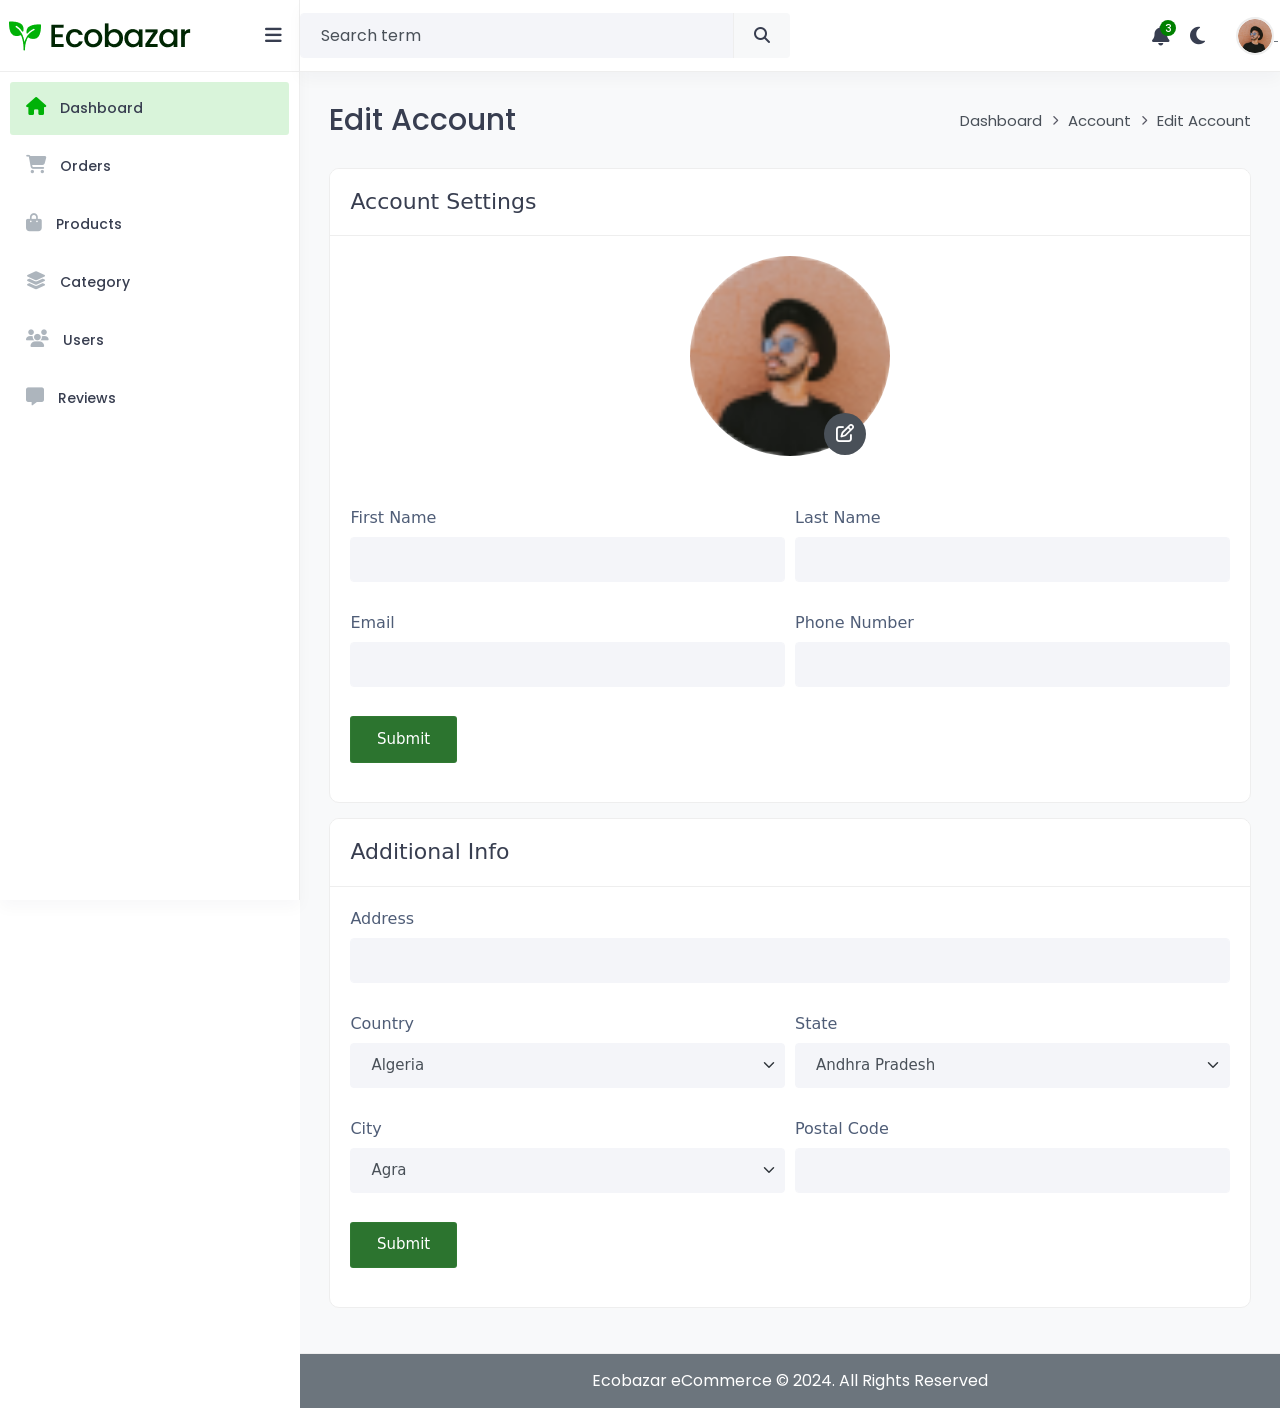
<file: editProfile.html>
<!DOCTYPE html>
<html lang="en">
<head>
    <meta charset="UTF-8">
    <meta name="viewport" content="width=device-width, initial-scale=1.0">
    <link rel="stylesheet" href="./assets/css/main.css">
    <link rel="stylesheet" href="./assets/css/style.css">
    <link rel="stylesheet" href="./assets/css/responsive.css">
    <link rel="stylesheet" href="./assets/css/admin.css">
    <link rel="stylesheet" href="https://cdnjs.cloudflare.com/ajax/libs/font-awesome/6.6.0/css/all.min.css">
    <link rel="stylesheet" href="https://cdn.jsdelivr.net/npm/bootstrap@5.0.2/dist/css/bootstrap.min.css">
    <link rel="stylesheet" href="https://cdnjs.cloudflare.com/ajax/libs/OwlCarousel2/2.3.4/assets/owl.carousel.min.css">
    <link rel="stylesheet" href="https://cdn.jsdelivr.net/npm/bootstrap-icons@1.10.0/font/bootstrap-icons.css">
    <link rel="icon" href="./assets/image/faveicon.ico">
    <title>Ecobazar :: Profile</title>
</head>

<body>

    <aside class="sidebar navbar-aside">
      
        <div class="aside-top">
            <a href="index.html" class="sidebar-logo">
                <img src="./assets/image/logo.png" alt="site logo" class="light-logo">
                <img src="./assets/image/f_logo.png" alt="site logo" class="dark-logo">
                <img src="./assets/image/logo.png" alt="site logo" class="logo-icon">
            </a>
      
            <button class="btn toggle-bars"> <i class="fa-solid fa-bars"></i></button>
        </div>
    
        <div class="sidebar-menu-area">
            <ul class="sidebar-menu menu-aside" id="sidebar-menu">

                <li class="menu-item active">
                    <a href="index.html" class="menu-link">
                        <i class="fa-solid fa-house"></i>
                        <span class="text">Dashboard</span>
                    </a>
                </li>
        
                <li class="menu-item">
                    <a href="order.html" class="menu-link">
                        <i class="fa-solid fa-cart-shopping"></i>
                        <span class="text">Orders</span>
                    </a>
                </li>
        
                <li class="menu-item">
                    <a href="product.html" class="menu-link">
                        <i class="fa-solid fa-bag-shopping"></i>
                        <span class="text">Products</span> 
                    </a>
                </li>

                <!-- <li class="menu-item">
                    <a href="vendor.html" class="menu-link">
                        <i class="fa-solid fa-user-tie"></i>
                        <span class="text">Vendors</span> 
                    </a>
                </li> -->
        
                <li class="menu-item">
                    <a href="category.html" class="menu-link">
                        <i class="fa-solid fa-layer-group"></i>
                        <span class="text">Category</span> 
                    </a>
                </li>
        
                <li class="menu-item">
                    <a href="user.html" class="menu-link">
                        <i class="fa-solid fa-users"></i>
                        <span class="text">Users</span> 
                    </a>
                </li>

                <li class="menu-item">
                    <a href="review.html" class="menu-link">
                        <i class="fa-solid fa-message"></i>
                        <span class="text">Reviews</span> 
                    </a>
                </li>
            </ul>
        </div>
    
    </aside>

    <main class="main-wrap">
    
        <header class="main-header navbar">

        <div class="col-6">
            <form class="searchform">
                <div class="input-group">
                    <input list="search_terms" type="text" class="form-control" placeholder="Search term">
                    <button class="btn" type="button"> <i class="fa-solid fa-magnifying-glass"></i></button>
                </div>
                <datalist id="search_terms">
                    <option value="Products"></option>
                    <option value="New orders"></option>
                    <option value="Apple iphone"></option>
                    <option value="Ahmed Hassan"></option>
                </datalist>
            </form>
        </div>

        <div class="col-2 d-flex justify-content-end align-items-center">
            <button class="btn btn-icon btn-mobile me-auto" data-trigger="#offcanvas_aside"> <i class="material-icons md-apps"></i> </button>

            <ul class="nav">
                <li class="nav-item">
                    <a class="nav-link btn-icon notifications" href="#">
                        <i class="fa-solid fa-bell animation-shake"></i>
                        <span class="badge rounded-pill">3</span>
                    </a>
                </li>

                <li class="nav-item">
                    <a class="nav-link btn-icon darkmode" href="#"><i class="fa-solid fa-moon"></i> </a>
                </li>

                <li class="nav-item">
                    <a href="#" class="requestfullscreen nav-link btn-icon"><i class="material-icons md-cast"></i></a>
                </li>

                <li class="dropdown nav-item user_info">
                    <div class="dropdown">
                      <a class="dropdown-toggle" href="#" role="button" id="dropdownMenuLink" data-bs-toggle="dropdown" aria-expanded="false">
                        <img class="img-xs rounded-circle" src="./assets/image/customer_1.png" alt="User">
                      </a>
                    
                      <ul class="dropdown-menu common-dropdown-menu" aria-labelledby="dropdownMenuLink">
                        <li><a class="dropdown-item" href="#"><i class="fa-solid fa-user"></i>Edit Profile</a></li>
                        <li><a class="dropdown-item" href="#"><i class="fa-solid fa-gear"></i>Account Settings</a></li>
                        <div class="dropdown-divider"></div>
                        <a class="dropdown-item text-danger" href="#"><i class="fa-solid fa-arrow-right-from-bracket"></i>Logout</a>
                      </ul>
                    </div>
                </li>

            </ul>
        </div>
        </header>
    
        <div class="dashboard-main-body">
            <section class="content-main">
                <div class="content-header">
                    <div>
                        <h2 class="content-title card-title">Edit Account </h2>
                        <!-- <p>Lorem ipsum dolor sit amet.</p> -->
                    </div>
                    <div>
                        <ul class="breadcrumbs d-flex align-items-center justify-content-end">
                            <li>
                                <a href="index.html">
                                    <div class="text-tiny">Dashboard</div>
                                </a>
                            </li>

                            <li><i class="fa-solid fa-chevron-right"></i></li>

                            <li>
                                <a href="javascript:void(0)">
                                    <div class="text-tiny">Account</div>
                                </a>
                            </li>

                            <li><i class="fa-solid fa-chevron-right"></i></li>

                            <li>
                                <a href="javascript:void(0)">
                                    <div class="text-tiny">Edit Account</div>
                                </a>
                            </li>
                        </ul>
                    </div>
                </div>
        
                <div class="card mb-4">
                    <header class="card-header">
                        <div class="row gx-3">
                            <h4 class="card-title mb-0">Account Settings</h4>
                        </div>
                    </header>
        
                    <div class="card-body">
                        <div class="row gx-5 ec-vendor-uploads">

                            <div class="col-12">
                                <div class="ec-vendor-upload-detail">
                                    <form class="row g-3">
                                        <div class="profile_image">
                                            <div class="position-relative">
                                                <div class="image">
                                                    <img src="./assets/image/customer_1.png" alt="Profile" id="login-update-preview">
                                                </div>
                                                
                                                <div class="profile_image_input">
                                                    <label for="image" class="form-label"><i class="fa-regular fa-pen-to-square"></i></label>
                                                    <input type="file" class="form-control" id="image" onchange="document.getElementById('login-update-preview').src = window.URL.createObjectURL(this.files[0])" name="image">
                                                </div>
                                            </div>
                                        </div>

                                        <div class="col-md-6 form-group">
                                            <label for="firstname" class="form-label">First Name</label>
                                            <input type="text" class="form-control slug-title" id="firstname">
                                        </div>

                                        <div class="col-md-6 form-group">
                                            <label for="lastname" class="form-label">Last Name</label>
                                            <input type="text" class="form-control slug-title" id="lastname">
                                        </div>

                                        <div class="col-md-6 form-group">
                                            <label for="email" class="form-label">Email</label>
                                            <input type="email" class="form-control slug-title" id="email">
                                        </div>

                                        <div class="col-md-6 form-group">
                                            <label for="number" class="form-label">Phone Number</label>
                                            <input type="tel" class="form-control slug-title" id="number">
                                        </div>

                                        <!-- <div class="col-md-6 form-group">
                                            <label class="form-label">Select Categories</label>
                                            <select name="categories" id="Categories" class="form-select">
                                                <option value="t-shirt">T-shirt</option>
                                                <option value="dress">Dress</option>
                                                <option value="table">Table</option>
                                                <option value="sofa">Sofa</option>
                                                <option value="phone">I Phone</option>
                                                <option value="laptop">Laptop</option>
                                            </select>
                                        </div>

                                        <div class="col-md-12 form-group">
                                            <label for="slug" class="form-label">Slug</label> 
                                            <div class="col-12">
                                                <input id="slug" name="slug" class="form-control here set-slug" type="text">
                                            </div>
                                        </div>

                                        <div class="col-md-12 form-group">
                                            <label class="form-label">Sort Description</label>
                                            <textarea class="form-control" rows="2"></textarea>
                                        </div>

                                        <div class="col-md-4 form-group">
                                            <label class="form-label">Price</span></label>
                                            <div class="input-group mb-3">
                                                <span class="input-group-text" id="basic-addon1"><i class="fa-solid fa-indian-rupee-sign"></i></span>
                                                <input type="text" class="form-control" placeholder="Username" aria-label="Username" aria-describedby="basic-addon1">
                                            </div>
                                        </div>

                                        <div class="col-md-4 form-group">
                                            <label class="form-label">Discount</span></label>
                                            <div class="input-group mb-3">
                                                <span class="input-group-text" id="discount_icon"><img src="./assets/image/voucher.png" alt=""></span>
                                                <input type="text" class="form-control" placeholder="000" aria-label="discount" aria-describedby="discount_icon">
                                            </div>
                                        </div>

                                        <div class="col-md-4 form-group">
                                            <label class="form-label">Quantity</label>
                                            <input type="number" class="form-control" id="quantity">
                                        </div>

                                        <div class="col-md-12 form-group">
                                            <label class="form-label">Tags</label>
                                            <input type="text" class="form-control" id="tags">

                                            <div class="tages">
                                                <span class="badge rounded-pill bg-success"><i class="fa-solid fa-xmark"></i> Vegetable</span>
                                            </div>
                                            
                                        </div>

                                        <div class="col-md-12 form-group">
                                            <label class="form-label">Ful Detail</label>
                                            <textarea class="form-control" rows="4"></textarea>
                                        </div> -->

                                        <div class="col-md-12 form-group">
                                            <button type="submit" class="common-btn4">Submit</button>
                                        </div>
                                    </form>
                                </div>
                            </div>

                            <!-- <div class="col-lg-4">
                                <div class="ec-vendor-img-upload">
                                    <div class="ec-vendor-main-img">
                                        <div class="avatar-upload">
                                            <div class="avatar-edit thumb-edit">
                                                <input type="file" id="imageUpload" class="ec-image-upload" accept=".png, .jpg, .jpeg">
                                                <label for="imageUpload"><i class="bi bi-pencil"></i></label>
                                            </div>

                                            <div class="avatar-preview ec-preview">
                                                <div class="imagePreview ec-div-preview">
                                                    <img class="ec-image-preview" src="./assets/image/vender-upload-preview.jpg" alt="edit">
                                                </div>
                                            </div>
                                        </div>
                                    </div>
                                </div>
                            </div> -->
                        </div>
                    </div> 
                </div>



                <div class="card mb-4">
                    <header class="card-header">
                        <div class="row gx-3">
                            <h4 class="card-title mb-0">Additional Info</h4>
                        </div>
                    </header>
        
                    <div class="card-body">
                        <div class="row gx-5 ec-vendor-uploads">

                            <div class="col-12">
                                <div class="ec-vendor-upload-detail">
                                    <form class="row g-3">
                                        <div class="col-12 form-group">
                                            <label for="address" class="form-label">Address</label>
                                            <input type="text" class="form-control slug-title" id="address">
                                        </div>

                                        <div class="col-md-6 form-group">
                                            <label class="form-label">Country</label>
                                            <select name="country" id="country" class="form-select">
                                                <option value="algeria">Algeria</option>
                                                <option value="india">India</option>
                                                <option value="sweden">Sweden</option>
                                                <option value="albania">Albania</option>
                                                <option value="angola">Angola</option>
                                                <option value="bangladesh">Bangladesh</option>
                                            </select>
                                        </div>

                                        <div class="col-md-6 form-group">
                                            <label class="form-label">State</label>
                                            <select name="state" id="state" class="form-select">
                                                <option value="andhraPradesh">Andhra Pradesh</option>
                                                <option value="arunachalPradesh">Arunachal Pradesh</option>
                                                <option value="karnataka">Karnataka</option>
                                                <option value="kerala">Kerala</option>
                                                <option value="meghalaya">Meghalaya</option>
                                                <option value="mizoram">Mizoram</option>
                                            </select>
                                        </div>

                                        <div class="col-md-6 form-group">
                                            <label class="form-label">City</label>
                                            <select name="city" id="city" class="form-select">
                                                <option value="agra">Agra</option>
                                                <option value="asansol">Asansol</option>
                                                <option value="belagavi">Belagavi</option>
                                                <option value="brahmapur">Brahmapur</option>
                                                <option value="bilaspur">Bilaspur</option>
                                                <option value="cuttack">Cuttack</option>
                                            </select>
                                        </div>

                                        <div class="col-md-6 form-group">
                                            <label for="postal_code" class="form-label">Postal Code</label>
                                            <input type="text" class="form-control slug-title" id="postal_code">
                                        </div>

                                        <!-- <div class="col-md-6 form-group">
                                            <label for="email" class="form-label">Email</label>
                                            <input type="email" class="form-control slug-title" id="email">
                                        </div>

                                        <div class="col-md-6 form-group">
                                            <label for="number" class="form-label">Phone Number</label>
                                            <input type="tel" class="form-control slug-title" id="number">
                                        </div> -->

                                        <!-- <div class="col-md-6 form-group">
                                            <label class="form-label">Select Categories</label>
                                            <select name="categories" id="Categories" class="form-select">
                                                <option value="t-shirt">T-shirt</option>
                                                <option value="dress">Dress</option>
                                                <option value="table">Table</option>
                                                <option value="sofa">Sofa</option>
                                                <option value="phone">I Phone</option>
                                                <option value="laptop">Laptop</option>
                                            </select>
                                        </div>

                                        <div class="col-md-12 form-group">
                                            <label for="slug" class="form-label">Slug</label> 
                                            <div class="col-12">
                                                <input id="slug" name="slug" class="form-control here set-slug" type="text">
                                            </div>
                                        </div>

                                        <div class="col-md-12 form-group">
                                            <label class="form-label">Sort Description</label>
                                            <textarea class="form-control" rows="2"></textarea>
                                        </div>

                                        <div class="col-md-4 form-group">
                                            <label class="form-label">Price</span></label>
                                            <div class="input-group mb-3">
                                                <span class="input-group-text" id="basic-addon1"><i class="fa-solid fa-indian-rupee-sign"></i></span>
                                                <input type="text" class="form-control" placeholder="Username" aria-label="Username" aria-describedby="basic-addon1">
                                            </div>
                                        </div>

                                        <div class="col-md-4 form-group">
                                            <label class="form-label">Discount</span></label>
                                            <div class="input-group mb-3">
                                                <span class="input-group-text" id="discount_icon"><img src="./assets/image/voucher.png" alt=""></span>
                                                <input type="text" class="form-control" placeholder="000" aria-label="discount" aria-describedby="discount_icon">
                                            </div>
                                        </div>

                                        <div class="col-md-4 form-group">
                                            <label class="form-label">Quantity</label>
                                            <input type="number" class="form-control" id="quantity">
                                        </div>

                                        <div class="col-md-12 form-group">
                                            <label class="form-label">Tags</label>
                                            <input type="text" class="form-control" id="tags">

                                            <div class="tages">
                                                <span class="badge rounded-pill bg-success"><i class="fa-solid fa-xmark"></i> Vegetable</span>
                                            </div>
                                            
                                        </div>

                                        <div class="col-md-12 form-group">
                                            <label class="form-label">Ful Detail</label>
                                            <textarea class="form-control" rows="4"></textarea>
                                        </div> -->

                                        <div class="col-md-12 form-group">
                                            <button type="submit" class="common-btn4">Submit</button>
                                        </div>
                                    </form>
                                </div>
                            </div>

                            <!-- <div class="col-lg-4">
                                <div class="ec-vendor-img-upload">
                                    <div class="ec-vendor-main-img">
                                        <div class="avatar-upload">
                                            <div class="avatar-edit thumb-edit">
                                                <input type="file" id="imageUpload" class="ec-image-upload" accept=".png, .jpg, .jpeg">
                                                <label for="imageUpload"><i class="bi bi-pencil"></i></label>
                                            </div>

                                            <div class="avatar-preview ec-preview">
                                                <div class="imagePreview ec-div-preview">
                                                    <img class="ec-image-preview" src="./assets/image/vender-upload-preview.jpg" alt="edit">
                                                </div>
                                            </div>
                                        </div>


                                        <div class="thumb-upload-set colo-md-12">
                                            <div class="thumb-upload">
                                                <div class="thumb-edit">
                                                    <input type="file" id="thumbUpload01" class="ec-image-upload" accept=".png, .jpg, .jpeg">
                                                    <label for="imageUpload"><i class="bi bi-pencil"></i></label>
                                                </div>
                                                <div class="thumb-preview ec-preview">
                                                    <div class="image-thumb-preview">
                                                        <img class="image-thumb-preview ec-image-preview" src="./assets/image/vender-upload-preview.jpg" alt="edit">
                                                    </div>
                                                </div>
                                            </div>

                                            <div class="thumb-upload">
                                                <div class="thumb-edit">
                                                    <input type="file" id="thumbUpload02" class="ec-image-upload" accept=".png, .jpg, .jpeg">
                                                    <label for="imageUpload"><i class="bi bi-pencil"></i></label>
                                                </div>
                                                <div class="thumb-preview ec-preview">
                                                    <div class="image-thumb-preview">
                                                        <img class="image-thumb-preview ec-image-preview" src="./assets/image/vender-upload-preview.jpg" alt="edit">
                                                    </div>
                                                </div>
                                            </div>

                                            <div class="thumb-upload">
                                                <div class="thumb-edit">
                                                    <input type="file" id="thumbUpload03" class="ec-image-upload" accept=".png, .jpg, .jpeg">
                                                    <label for="imageUpload"><i class="bi bi-pencil"></i></label>
                                                </div>
                                                <div class="thumb-preview ec-preview">
                                                    <div class="image-thumb-preview">
                                                        <img class="image-thumb-preview ec-image-preview" src="./assets/image/vender-upload-preview.jpg" alt="edit">
                                                    </div>
                                                </div>
                                            </div>

                                            <div class="thumb-upload">
                                                <div class="thumb-edit">
                                                    <input type="file" id="thumbUpload04" class="ec-image-upload" accept=".png, .jpg, .jpeg">
                                                    <label for="imageUpload"><i class="bi bi-pencil"></i></label>
                                                </div>
                                                <div class="thumb-preview ec-preview">
                                                    <div class="image-thumb-preview">
                                                        <img class="image-thumb-preview ec-image-preview" src="./assets/image/vender-upload-preview.jpg" alt="edit">
                                                    </div>
                                                </div>
                                            </div>

                                            <div class="thumb-upload">
                                                <div class="thumb-edit">
                                                    <input type="file" id="thumbUpload05" class="ec-image-upload" accept=".png, .jpg, .jpeg">
                                                    <label for="imageUpload"><i class="bi bi-pencil"></i></label>
                                                </div>
                                                <div class="thumb-preview ec-preview">
                                                    <div class="image-thumb-preview">
                                                        <img class="image-thumb-preview ec-image-preview" src="./assets/image/vender-upload-preview.jpg" alt="edit">
                                                    </div>
                                                </div>
                                            </div>

                                            <div class="thumb-upload">
                                                <div class="thumb-edit">
                                                    <input type="file" id="thumbUpload06" class="ec-image-upload" accept=".png, .jpg, .jpeg">
                                                    <label for="imageUpload"><i class="bi bi-pencil"></i></label>
                                                </div>
                                                <div class="thumb-preview ec-preview">
                                                    <div class="image-thumb-preview">
                                                        <img class="image-thumb-preview ec-image-preview" src="./assets/image/vender-upload-preview.jpg" alt="edit">
                                                    </div>
                                                </div>
                                            </div>

                                        </div>
                                    </div>
                                </div>
                            </div> -->
                        </div>
                    </div> 
                </div>

            </section>
        </div>
        
    
        <footer class="d-footer">
            <div class="d-flex align-items-center justify-content-center">
                <p class="mb-0">Ecobazar eCommerce © 2024. All Rights Reserved</p>
            </div>
        </footer>
    </main>


</body>

    <script src="https://cdnjs.cloudflare.com/ajax/libs/jquery/3.7.1/jquery.min.js"></script>
    <script src="https://cdnjs.cloudflare.com/ajax/libs/OwlCarousel2/2.3.4/owl.carousel.min.js"></script>
    <script src="https://cdn.jsdelivr.net/npm/bootstrap@5.0.2/dist/js/bootstrap.bundle.min.js"></script>
    <script src="./assets/js/script.js"></script>
</html>
</file>
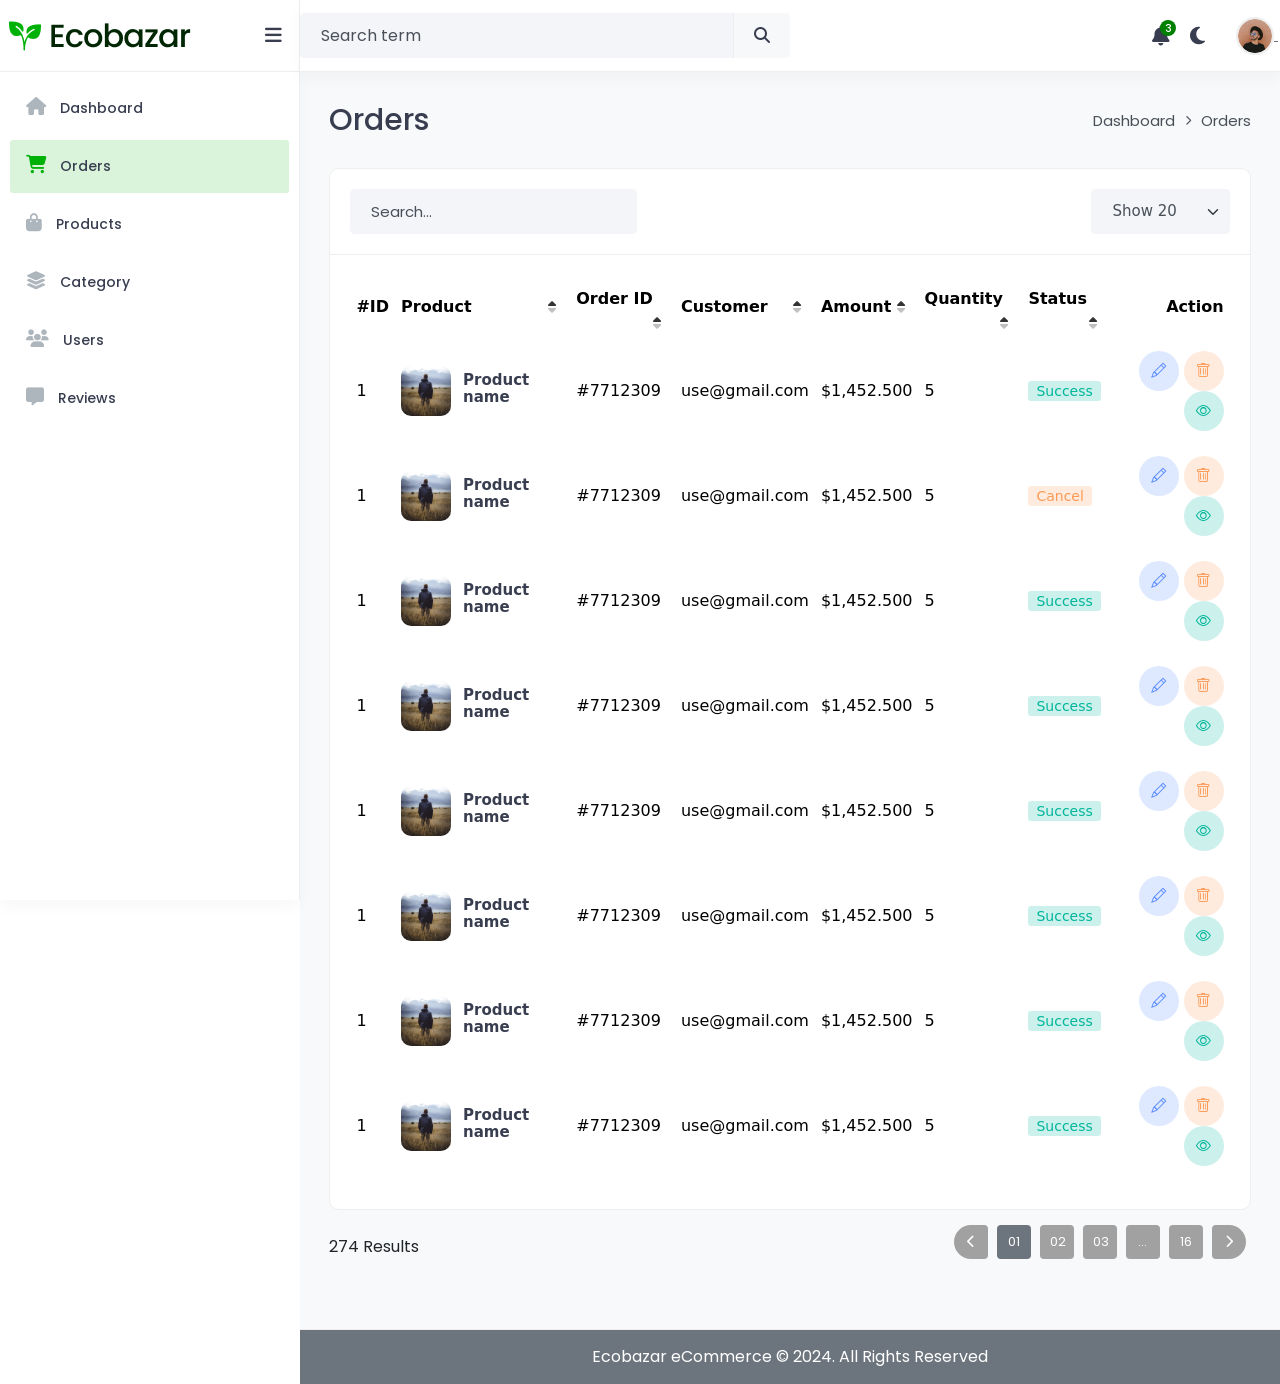
<file: order.html>
<!DOCTYPE html>
<html lang="en">
<head>
    <meta charset="UTF-8">
    <meta name="viewport" content="width=device-width, initial-scale=1.0">
    <link rel="stylesheet" href="./assets/css/main.css">
    <link rel="stylesheet" href="./assets/css/style.css">
    <link rel="stylesheet" href="./assets/css/responsive.css">
    <link rel="stylesheet" href="./assets/css/admin.css">
    <link rel="stylesheet" href="https://cdnjs.cloudflare.com/ajax/libs/font-awesome/6.6.0/css/all.min.css">
    <link rel="stylesheet" href="https://cdn.jsdelivr.net/npm/bootstrap@5.0.2/dist/css/bootstrap.min.css">
    <link rel="stylesheet" href="https://cdnjs.cloudflare.com/ajax/libs/OwlCarousel2/2.3.4/assets/owl.carousel.min.css">
    <link rel="stylesheet" href="https://cdn.jsdelivr.net/npm/bootstrap-icons@1.10.0/font/bootstrap-icons.css">
    <link rel="icon" href="./assets/image/faveicon.ico">
    <title>Ecobazar :: Order</title>
</head>

<body>

    <aside class="sidebar navbar-aside">
      
        <div class="aside-top">
            <a href="index.html" class="sidebar-logo">
                <img src="./assets/image/logo.png" alt="site logo" class="light-logo">
                <img src="./assets/image/f_logo.png" alt="site logo" class="dark-logo">
                <img src="./assets/image/logo.png" alt="site logo" class="logo-icon">
            </a>
      
            <button class="btn toggle-bars"> <i class="fa-solid fa-bars"></i></button>
        </div>
    
        <div class="sidebar-menu-area">
            <ul class="sidebar-menu menu-aside" id="sidebar-menu">

                <li class="menu-item">
                    <a href="index.html" class="menu-link">
                        <i class="fa-solid fa-house"></i>
                        <span class="text">Dashboard</span>
                    </a>
                </li>
        
                <li class="menu-item active">
                    <a href="order.html" class="menu-link">
                        <i class="fa-solid fa-cart-shopping"></i>
                        <span class="text">Orders</span>
                    </a>
                </li>
        
                <li class="menu-item">
                    <a href="product.html" class="menu-link">
                        <i class="fa-solid fa-bag-shopping"></i>
                        <span class="text">Products</span> 
                    </a>
                </li>

                <!-- <li class="menu-item">
                    <a href="vendor.html" class="menu-link">
                        <i class="fa-solid fa-user-tie"></i>
                        <span class="text">Vendors</span> 
                    </a>
                </li> -->
        
                <li class="menu-item">
                    <a href="category.html" class="menu-link">
                        <i class="fa-solid fa-layer-group"></i>
                        <span class="text">Category</span> 
                    </a>
                </li>
        
                <li class="menu-item">
                    <a href="user.html" class="menu-link">
                        <i class="fa-solid fa-users"></i>
                        <span class="text">Users</span> 
                    </a>
                </li>

                <li class="menu-item">
                    <a href="review.html" class="menu-link">
                        <i class="fa-solid fa-message"></i>
                        <span class="text">Reviews</span> 
                    </a>
                </li>
            </ul>
        </div>
    
    </aside>

    <main class="main-wrap">
    
        <header class="main-header navbar">

        <div class="col-6">
            <form class="searchform">
                <div class="input-group">
                    <input list="search_terms" type="text" class="form-control" placeholder="Search term">
                    <button class="btn" type="button"> <i class="fa-solid fa-magnifying-glass"></i></button>
                </div>
                <datalist id="search_terms">
                    <option value="Products"></option>
                    <option value="New orders"></option>
                    <option value="Apple iphone"></option>
                    <option value="Ahmed Hassan"></option>
                </datalist>
            </form>
        </div>

        <div class="col-2 d-flex justify-content-end align-items-center">
            <button class="btn btn-icon btn-mobile me-auto" data-trigger="#offcanvas_aside"> <i class="material-icons md-apps"></i> </button>

            <ul class="nav">
                <li class="nav-item">
                    <a class="nav-link btn-icon notifications" href="#">
                        <i class="fa-solid fa-bell animation-shake"></i>
                        <span class="badge rounded-pill">3</span>
                    </a>
                </li>

                <li class="nav-item">
                    <a class="nav-link btn-icon darkmode" href="#"><i class="fa-solid fa-moon"></i> </a>
                </li>

                <li class="nav-item">
                    <a href="#" class="requestfullscreen nav-link btn-icon"><i class="material-icons md-cast"></i></a>
                </li>

                <li class="dropdown nav-item user_info">
                    <div class="dropdown">
                      <a class="dropdown-toggle" href="#" role="button" id="dropdownMenuLink" data-bs-toggle="dropdown" aria-expanded="false">
                        <img class="img-xs rounded-circle" src="./assets/image/customer_1.png" alt="User">
                      </a>
                    
                      <ul class="dropdown-menu common-dropdown-menu" aria-labelledby="dropdownMenuLink">
                        <li><a class="dropdown-item" href="#"><i class="fa-solid fa-user"></i>Edit Profile</a></li>
                        <li><a class="dropdown-item" href="#"><i class="fa-solid fa-gear"></i>Account Settings</a></li>
                        <div class="dropdown-divider"></div>
                        <a class="dropdown-item text-danger" href="#"><i class="fa-solid fa-arrow-right-from-bracket"></i>Logout</a>
                      </ul>
                    </div>
                </li>

            </ul>
        </div>
        </header>
    
        <div class="dashboard-main-body">
            <section class="content-main">
                <div class="content-header">
                    <div>
                        <h2 class="content-title card-title">Orders </h2>
                        <!-- <p>Lorem ipsum dolor sit amet.</p> -->
                    </div>
                    <div>
                        <ul class="breadcrumbs d-flex align-items-center justify-content-end">
                            <li>
                                <a href="/">
                                    <div class="text-tiny">Dashboard</div>
                                </a>
                            </li>

                            <li><i class="fa-solid fa-chevron-right"></i></li>

                            <li>
                                <a href="#">
                                    <div class="text-tiny">Orders</div>
                                </a>
                            </li>
                        </ul>
                    </div>
                </div>
        
                <div class="card mb-4">
                    <header class="card-header">
                        <div class="row gx-3">
                            <div class="col-lg-4 col-md-6 me-auto">
                                <input type="text" placeholder="Search..." class="form-control">
                            </div>

                            <div class="col-lg-2 col-6 col-md-3">
                                <select class="form-select">
                                    <option>Show 20</option>
                                    <option>Show 30</option>
                                    <option>Show 40</option>
                                </select>
                            </div>
                            
                            <!-- <div class="col-auto">
                                <a class="add_btn" href="#"><i class="fa-solid fa-plus"></i>Add new</a>
                            </div> -->
                        </div>
                    </header>
        
                    <div class="card-body">
                        <div class="table-responsive">
                            <table class="table table-hover">
                                <thead>
                                    <tr>
                                        <th>#ID</th>
                                        <th scope="col">Product
                                            <div class="form-check table-filter">
                                                <input class="form-check-input filter_input" type="checkbox" value="">
                                                <label class="form-check-label" for="flexCheckDefault">
                                                    <span class="filter">
                                                        <i class="fa-solid fa-sort-up"></i>
                                                        <i class="fa-solid fa-sort-down"></i>
                                                    </span>
                                                </label>
                                            </div>
                                        </th>
                                        
                                        <th scope="col">Order ID
                                            <div class="form-check table-filter">
                                                <input class="form-check-input filter_input" type="checkbox" value="">
                                                <label class="form-check-label" for="flexCheckDefault">
                                                    <span class="filter">
                                                        <i class="fa-solid fa-sort-up"></i>
                                                        <i class="fa-solid fa-sort-down"></i>
                                                    </span>
                                                </label>
                                            </div>
                                        </th>
                                       
                                        <th scope="col">Customer
                                            <div class="form-check table-filter">
                                                <input class="form-check-input filter_input" type="checkbox" value="">
                                                <label class="form-check-label" for="flexCheckDefault">
                                                    <span class="filter">
                                                        <i class="fa-solid fa-sort-up"></i>
                                                        <i class="fa-solid fa-sort-down"></i>
                                                    </span>
                                                </label>
                                            </div>
                                        </th>
                                        
                                        <th scope="col">Amount
                                            <div class="form-check table-filter">
                                                <input class="form-check-input filter_input" type="checkbox" value="">
                                                <label class="form-check-label" for="flexCheckDefault">
                                                    <span class="filter">
                                                        <i class="fa-solid fa-sort-up"></i>
                                                        <i class="fa-solid fa-sort-down"></i>
                                                    </span>
                                                </label>
                                            </div>
                                        </th>
                                        
                                        <th scope="col">Quantity
                                            <div class="form-check table-filter">
                                                <input class="form-check-input filter_input" type="checkbox" value="">
                                                <label class="form-check-label" for="flexCheckDefault">
                                                    <span class="filter">
                                                        <i class="fa-solid fa-sort-up"></i>
                                                        <i class="fa-solid fa-sort-down"></i>
                                                    </span>
                                                </label>
                                            </div>
                                        </th>
                                       
                                        <th scope="col">Status
                                            <div class="form-check table-filter">
                                                <input class="form-check-input filter_input" type="checkbox" value="">
                                                <label class="form-check-label" for="flexCheckDefault">
                                                    <span class="filter">
                                                        <i class="fa-solid fa-sort-up"></i>
                                                        <i class="fa-solid fa-sort-down"></i>
                                                    </span>
                                                </label>
                                            </div>
                                        </th>
                                        
                                        <th scope="col" class="text-end"> Action </th>
                                    </tr>
                                </thead>
                                <tbody>
                                    <tr>
                                        <td>1</td>
                                        <td>
                                            <div class="admin_product">
                                                <div class="image">
                                                    <img src="./assets/image/user/user-6.png" alt="">
                                                </div>

                                                <div class="content">
                                                    <h4>Product name</h4>
                                                </div>
                                            </div>
                                        </td>
                                        <td>#7712309</td>
                                        <td>use@gmail.com</td>
                                        <td>$1,452.500</td>
                                        <td>5</td>
                                        <td><button class="card-text btn-success">Success</button></td>
                                        <td class="text-end">
                                            <button class="btn card-btn btn-primary"><i class="bi bi-pencil"></i></button>
                                            <button class="btn card-btn btn-danger"><i class="bi bi-trash"></i></button>
                                            <button class="btn card-btn btn-success"><i class="bi-eye"></i></button>
                                        </td>
                                    </tr>

                                    

                                    <tr>
                                        <td>1</td>
                                        <td>
                                            <div class="admin_product">
                                                <div class="image">
                                                    <img src="./assets/image/user/user-6.png" alt="">
                                                </div>

                                                <div class="content">
                                                    <h4>Product name</h4>
                                                </div>
                                            </div>
                                        </td>
                                        <td>#7712309</td>
                                        <td>use@gmail.com</td>
                                        <td>$1,452.500</td>
                                        <td>5</td>
                                        <td><button class="card-text btn-danger">Cancel</button></td>
                                        <td class="text-end">
                                            <button class="btn card-btn btn-primary"><i class="bi bi-pencil"></i></button>
                                            <button class="btn card-btn btn-danger"><i class="bi bi-trash"></i></button>
                                            <button class="btn card-btn btn-success"><i class="bi-eye"></i></button>
                                        </td>
                                    </tr>



                                    <tr>
                                        <td>1</td>
                                        <td>
                                            <div class="admin_product">
                                                <div class="image">
                                                    <img src="./assets/image/user/user-6.png" alt="">
                                                </div>

                                                <div class="content">
                                                    <h4>Product name</h4>
                                                </div>
                                            </div>
                                        </td>
                                        <td>#7712309</td>
                                        <td>use@gmail.com</td>
                                        <td>$1,452.500</td>
                                        <td>5</td>
                                        <td><button class="card-text btn-success">Success</button></td>
                                        <td class="text-end">
                                            <button class="btn card-btn btn-primary"><i class="bi bi-pencil"></i></button>
                                            <button class="btn card-btn btn-danger"><i class="bi bi-trash"></i></button>
                                            <button class="btn card-btn btn-success"><i class="bi-eye"></i></button>
                                        </td>
                                    </tr>


                                    <tr>
                                        <td>1</td>
                                        <td>
                                            <div class="admin_product">
                                                <div class="image">
                                                    <img src="./assets/image/user/user-6.png" alt="">
                                                </div>

                                                <div class="content">
                                                    <h4>Product name</h4>
                                                </div>
                                            </div>
                                        </td>
                                        <td>#7712309</td>
                                        <td>use@gmail.com</td>
                                        <td>$1,452.500</td>
                                        <td>5</td>
                                        <td><button class="card-text btn-success">Success</button></td>
                                        <td class="text-end">
                                            <button class="btn card-btn btn-primary"><i class="bi bi-pencil"></i></button>
                                            <button class="btn card-btn btn-danger"><i class="bi bi-trash"></i></button>
                                            <button class="btn card-btn btn-success"><i class="bi-eye"></i></button>
                                        </td>
                                    </tr>


                                    <tr>
                                        <td>1</td>
                                        <td>
                                            <div class="admin_product">
                                                <div class="image">
                                                    <img src="./assets/image/user/user-6.png" alt="">
                                                </div>

                                                <div class="content">
                                                    <h4>Product name</h4>
                                                </div>
                                            </div>
                                        </td>
                                        <td>#7712309</td>
                                        <td>use@gmail.com</td>
                                        <td>$1,452.500</td>
                                        <td>5</td>
                                        <td><button class="card-text btn-success">Success</button></td>
                                        <td class="text-end">
                                            <button class="btn card-btn btn-primary"><i class="bi bi-pencil"></i></button>
                                            <button class="btn card-btn btn-danger"><i class="bi bi-trash"></i></button>
                                            <button class="btn card-btn btn-success"><i class="bi-eye"></i></button>
                                        </td>
                                    </tr>

                                    <tr>
                                        <td>1</td>
                                        <td>
                                            <div class="admin_product">
                                                <div class="image">
                                                    <img src="./assets/image/user/user-6.png" alt="">
                                                </div>

                                                <div class="content">
                                                    <h4>Product name</h4>
                                                </div>
                                            </div>
                                        </td>
                                        <td>#7712309</td>
                                        <td>use@gmail.com</td>
                                        <td>$1,452.500</td>
                                        <td>5</td>
                                        <td><button class="card-text btn-success">Success</button></td>
                                        <td class="text-end">
                                            <button class="btn card-btn btn-primary"><i class="bi bi-pencil"></i></button>
                                            <button class="btn card-btn btn-danger"><i class="bi bi-trash"></i></button>
                                            <button class="btn card-btn btn-success"><i class="bi-eye"></i></button>
                                        </td>
                                    </tr>

                                    <tr>
                                        <td>1</td>
                                        <td>
                                            <div class="admin_product">
                                                <div class="image">
                                                    <img src="./assets/image/user/user-6.png" alt="">
                                                </div>

                                                <div class="content">
                                                    <h4>Product name</h4>
                                                </div>
                                            </div>
                                        </td>
                                        <td>#7712309</td>
                                        <td>use@gmail.com</td>
                                        <td>$1,452.500</td>
                                        <td>5</td>
                                        <td><button class="card-text btn-success">Success</button></td>
                                        <td class="text-end">
                                            <button class="btn card-btn btn-primary"><i class="bi bi-pencil"></i></button>
                                            <button class="btn card-btn btn-danger"><i class="bi bi-trash"></i></button>
                                            <button class="btn card-btn btn-success"><i class="bi-eye"></i></button>
                                        </td>
                                    </tr>

                                    <tr>
                                        <td>1</td>
                                        <td>
                                            <div class="admin_product">
                                                <div class="image">
                                                    <img src="./assets/image/user/user-6.png" alt="">
                                                </div>

                                                <div class="content">
                                                    <h4>Product name</h4>
                                                </div>
                                            </div>
                                        </td>
                                        <td>#7712309</td>
                                        <td>use@gmail.com</td>
                                        <td>$1,452.500</td>
                                        <td>5</td>
                                        <td><button class="card-text btn-success">Success</button></td>
                                        <td class="text-end">
                                            <button class="btn card-btn btn-primary"><i class="bi bi-pencil"></i></button>
                                            <button class="btn card-btn btn-danger"><i class="bi bi-trash"></i></button>
                                            <button class="btn card-btn btn-success"><i class="bi-eye"></i></button>
                                        </td>
                                    </tr>
                                </tbody>
                            </table>
                        </div> 
                    </div> 
                </div>

                <div class="row mt-3 mb-5">
                    <div class="col-lg-6 d-flex justify-content-start align-items-center">
                        <p class="mb-0"><span>274</span> Results</p>
                    </div>

                    <div class="col-lg-6 d-flex align-items-center justify-content-end">
                        <div class="pagination-area mt-15 mb-50">
                            <nav aria-label="Page navigation example">
                                <ul class="pagination justify-content-start">
                                    <li class="page-item"><a class="page-link" href="#"><i class="fa-solid fa-chevron-left"></i></a></li>
                                    <li class="page-item active"><a class="page-link" href="#">01</a></li>
                                    <li class="page-item"><a class="page-link" href="#">02</a></li>
                                    <li class="page-item"><a class="page-link" href="#">03</a></li>
                                    <li class="page-item"><a class="page-link dot" href="#">...</a></li>
                                    <li class="page-item"><a class="page-link" href="#">16</a></li>
                                    <li class="page-item"><a class="page-link" href="#"><i class="fa-solid fa-chevron-right"></i></a></li>
                                </ul>
                            </nav>
                        </div>
                    </div>

                </div>
            </section>
        </div>
        
    
        <footer class="d-footer">
            <div class="d-flex align-items-center justify-content-center">
                <p class="mb-0">Ecobazar eCommerce © 2024. All Rights Reserved</p>
            </div>
        </footer>
    </main>


</body>

    <script src="https://cdnjs.cloudflare.com/ajax/libs/jquery/3.7.1/jquery.min.js"></script>
    <script src="https://cdnjs.cloudflare.com/ajax/libs/OwlCarousel2/2.3.4/owl.carousel.min.js"></script>
    <script src="https://cdn.jsdelivr.net/npm/bootstrap@5.0.2/dist/js/bootstrap.bundle.min.js"></script>
    <script src="./assets/js/script.js"></script>
</html>
</file>
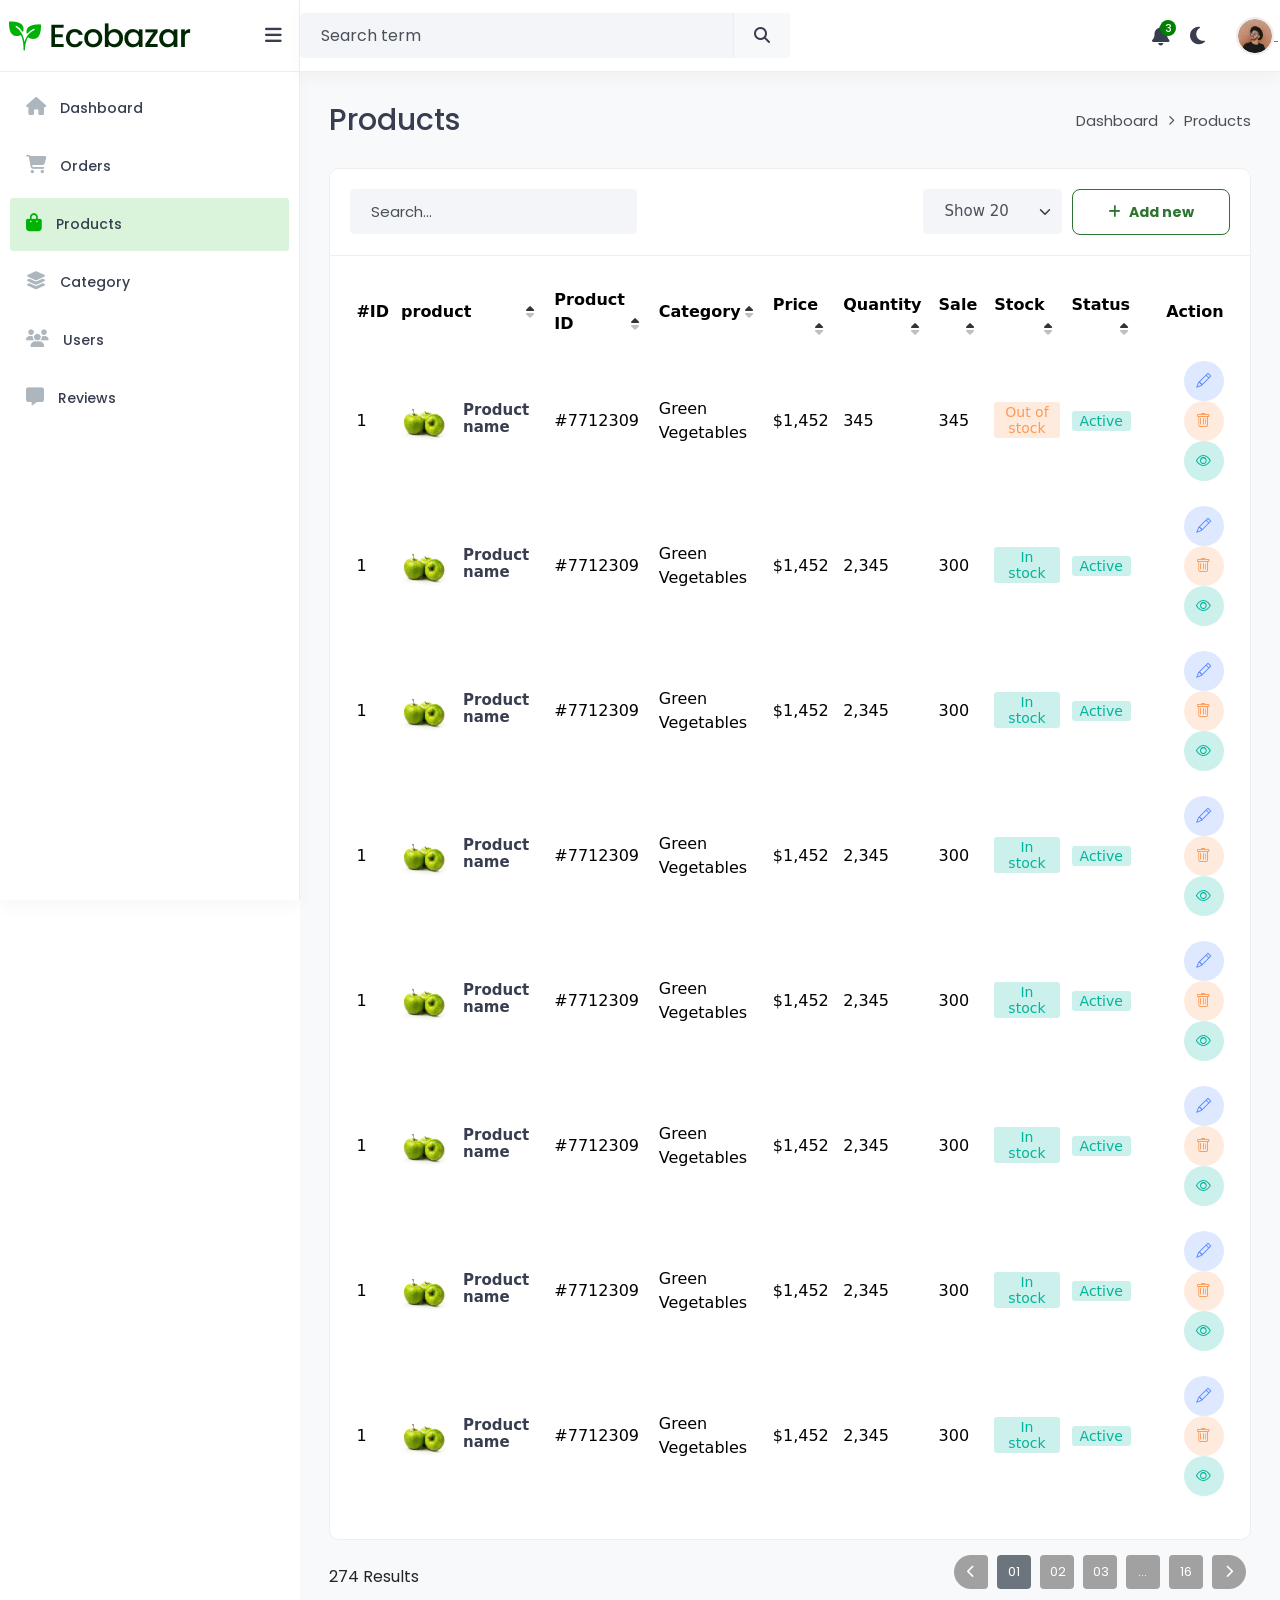
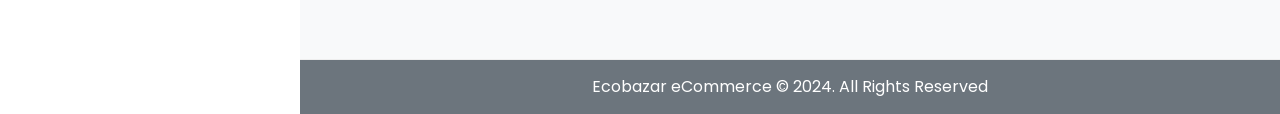
<file: product.html>
<!DOCTYPE html>
<html lang="en">
<head>
    <meta charset="UTF-8">
    <meta name="viewport" content="width=device-width, initial-scale=1.0">
    <link rel="stylesheet" href="./assets/css/main.css">
    <link rel="stylesheet" href="./assets/css/style.css">
    <link rel="stylesheet" href="./assets/css/responsive.css">
    <link rel="stylesheet" href="./assets/css/admin.css">
    <link rel="stylesheet" href="https://cdnjs.cloudflare.com/ajax/libs/font-awesome/6.6.0/css/all.min.css">
    <link rel="stylesheet" href="https://cdn.jsdelivr.net/npm/bootstrap@5.0.2/dist/css/bootstrap.min.css">
    <link rel="stylesheet" href="https://cdnjs.cloudflare.com/ajax/libs/OwlCarousel2/2.3.4/assets/owl.carousel.min.css">
    <link rel="stylesheet" href="https://cdn.jsdelivr.net/npm/bootstrap-icons@1.10.0/font/bootstrap-icons.css">
    <link rel="icon" href="./assets/image/faveicon.ico">
    <title>Ecobazar :: Dashboard</title>
</head>

<body>

    <aside class="sidebar navbar-aside">
      
        <div class="aside-top">
            <a href="index.html" class="sidebar-logo">
                <img src="./assets/image/logo.png" alt="site logo" class="light-logo">
                <img src="./assets/image/f_logo.png" alt="site logo" class="dark-logo">
                <img src="./assets/image/logo.png" alt="site logo" class="logo-icon">
            </a>
      
            <button class="btn toggle-bars"> <i class="fa-solid fa-bars"></i></button>
        </div>
    
        <div class="sidebar-menu-area">
            <ul class="sidebar-menu menu-aside" id="sidebar-menu">

                <li class="menu-item">
                    <a href="index.html" class="menu-link">
                        <i class="fa-solid fa-house"></i>
                        <span class="text">Dashboard</span>
                    </a>
                </li>
        
                <li class="menu-item">
                    <a href="order.html" class="menu-link">
                        <i class="fa-solid fa-cart-shopping"></i>
                        <span class="text">Orders</span>
                    </a>
                </li>
        
                <li class="menu-item active">
                    <a href="product.html" class="menu-link">
                        <i class="fa-solid fa-bag-shopping"></i>
                        <span class="text">Products</span> 
                    </a>
                </li>

                <!-- <li class="menu-item">
                    <a href="vendor.html" class="menu-link">
                        <i class="fa-solid fa-user-tie"></i>
                        <span class="text">Vendors</span> 
                    </a>
                </li> -->
        
                <li class="menu-item">
                    <a href="category.html" class="menu-link">
                        <i class="fa-solid fa-layer-group"></i>
                        <span class="text">Category</span> 
                    </a>
                </li>
        
                <li class="menu-item">
                    <a href="user.html" class="menu-link">
                        <i class="fa-solid fa-users"></i>
                        <span class="text">Users</span> 
                    </a>
                </li>

                <li class="menu-item">
                    <a href="review.html" class="menu-link">
                        <i class="fa-solid fa-message"></i>
                        <span class="text">Reviews</span> 
                    </a>
                </li>
            </ul>
        </div>
    
    </aside>

    <main class="main-wrap">
    
        <header class="main-header navbar">

        <div class="col-6">
            <form class="searchform">
                <div class="input-group">
                    <input list="search_terms" type="text" class="form-control" placeholder="Search term">
                    <button class="btn" type="button"> <i class="fa-solid fa-magnifying-glass"></i></button>
                </div>
                <datalist id="search_terms">
                    <option value="Products"></option>
                    <option value="New orders"></option>
                    <option value="Apple iphone"></option>
                    <option value="Ahmed Hassan"></option>
                </datalist>
            </form>
        </div>

        <div class="col-2 d-flex justify-content-end align-items-center">
            <button class="btn btn-icon btn-mobile me-auto" data-trigger="#offcanvas_aside"> <i class="material-icons md-apps"></i> </button>

            <ul class="nav">
                <li class="nav-item">
                    <a class="nav-link btn-icon notifications" href="#">
                        <i class="fa-solid fa-bell animation-shake"></i>
                        <span class="badge rounded-pill">3</span>
                    </a>
                </li>

                <li class="nav-item">
                    <a class="nav-link btn-icon darkmode" href="#"><i class="fa-solid fa-moon"></i> </a>
                </li>

                <li class="nav-item">
                    <a href="#" class="requestfullscreen nav-link btn-icon"><i class="material-icons md-cast"></i></a>
                </li>

                <li class="dropdown nav-item user_info">
                    <div class="dropdown">
                      <a class="dropdown-toggle" href="#" role="button" id="dropdownMenuLink" data-bs-toggle="dropdown" aria-expanded="false">
                        <img class="img-xs rounded-circle" src="./assets/image/customer_1.png" alt="User">
                      </a>
                    
                      <ul class="dropdown-menu common-dropdown-menu" aria-labelledby="dropdownMenuLink">
                        <li><a class="dropdown-item" href="#"><i class="fa-solid fa-user"></i>Edit Profile</a></li>
                        <li><a class="dropdown-item" href="#"><i class="fa-solid fa-gear"></i>Account Settings</a></li>
                        <div class="dropdown-divider"></div>
                        <a class="dropdown-item text-danger" href="#"><i class="fa-solid fa-arrow-right-from-bracket"></i>Logout</a>
                      </ul>
                    </div>
                </li>

            </ul>
        </div>
        </header>
    
        <div class="dashboard-main-body">
            <section class="content-main">
                <div class="content-header">
                    <div>
                        <h2 class="content-title card-title">Products </h2>
                        <!-- <p>Lorem ipsum dolor sit amet.</p> -->
                    </div>
                    <div>
                        <ul class="breadcrumbs d-flex align-items-center justify-content-end">
                            <li>
                                <a href="/">
                                    <div class="text-tiny">Dashboard</div>
                                </a>
                            </li>

                            <li><i class="fa-solid fa-chevron-right"></i></li>

                            <li>
                                <a href="#">
                                    <div class="text-tiny">Products</div>
                                </a>
                            </li>
                        </ul>
                    </div>
                </div>
        
                <div class="card mb-4">
                    <header class="card-header">
                        <div class="row gx-3">
                            <div class="col-lg-4 col-md-6 me-auto">
                                <input type="text" placeholder="Search..." class="form-control">
                            </div>

                            <div class="col-lg-2 col-6 col-md-3">
                                <select class="form-select">
                                    <option>Show 20</option>
                                    <option>Show 30</option>
                                    <option>Show 40</option>
                                </select>
                            </div>
                            
                            <div class="col-auto">
                                <a class="add_btn" href="addProduct.html"><i class="fa-solid fa-plus"></i>Add new</a>
                            </div>
                        </div>
                    </header>
        
                    <div class="card-body">
                        <div class="table-responsive">
                            <table class="table table-hover">
                                <thead>
                                    <tr>
                                        <th>#ID</th>
                                        <th scope="col">product
                                            <div class="form-check table-filter">
                                                <input class="form-check-input filter_input" type="checkbox" value="">
                                                <label class="form-check-label" for="flexCheckDefault">
                                                    <span class="filter">
                                                        <i class="fa-solid fa-sort-up"></i>
                                                        <i class="fa-solid fa-sort-down"></i>
                                                    </span>
                                                </label>
                                            </div>
                                        </th>
                                        <th scope="col">Product ID
                                            <div class="form-check table-filter">
                                                <input class="form-check-input filter_input" type="checkbox" value="">
                                                <label class="form-check-label" for="flexCheckDefault">
                                                    <span class="filter">
                                                        <i class="fa-solid fa-sort-up"></i>
                                                        <i class="fa-solid fa-sort-down"></i>
                                                    </span>
                                                </label>
                                            </div>
                                        </th>

                                        <th scope="col">Category 
                                            <div class="form-check table-filter">
                                                <input class="form-check-input filter_input" type="checkbox" value="">
                                                <label class="form-check-label" for="flexCheckDefault">
                                                    <span class="filter">
                                                        <i class="fa-solid fa-sort-up"></i>
                                                        <i class="fa-solid fa-sort-down"></i>
                                                    </span>
                                                </label>
                                            </div>
                                        </th>
                                        
                                        <th scope="col">Price
                                            <div class="form-check table-filter">
                                                <input class="form-check-input filter_input" type="checkbox" value="">
                                                <label class="form-check-label" for="flexCheckDefault">
                                                    <span class="filter">
                                                        <i class="fa-solid fa-sort-up"></i>
                                                        <i class="fa-solid fa-sort-down"></i>
                                                    </span>
                                                </label>
                                            </div>
                                        </th>

                                        <th scope="col">Quantity
                                            <div class="form-check table-filter">
                                                <input class="form-check-input filter_input" type="checkbox" value="">
                                                <label class="form-check-label" for="flexCheckDefault">
                                                    <span class="filter">
                                                        <i class="fa-solid fa-sort-up"></i>
                                                        <i class="fa-solid fa-sort-down"></i>
                                                    </span>
                                                </label>
                                            </div>
                                        </th>
                                        
                                        <th scope="col">Sale
                                            <div class="form-check table-filter">
                                                <input class="form-check-input filter_input" type="checkbox" value="">
                                                <label class="form-check-label" for="flexCheckDefault">
                                                    <span class="filter">
                                                        <i class="fa-solid fa-sort-up"></i>
                                                        <i class="fa-solid fa-sort-down"></i>
                                                    </span>
                                                </label>
                                            </div>
                                        </th>

                                        <th scope="col">Stock
                                            <div class="form-check table-filter">
                                                <input class="form-check-input filter_input" type="checkbox" value="">
                                                <label class="form-check-label" for="flexCheckDefault">
                                                    <span class="filter">
                                                        <i class="fa-solid fa-sort-up"></i>
                                                        <i class="fa-solid fa-sort-down"></i>
                                                    </span>
                                                </label>
                                            </div>
                                        </th>
                                        
                                        <th scope="col">Status
                                            <div class="form-check table-filter">
                                                <input class="form-check-input filter_input" type="checkbox" value="">
                                                <label class="form-check-label" for="flexCheckDefault">
                                                    <span class="filter">
                                                        <i class="fa-solid fa-sort-up"></i>
                                                        <i class="fa-solid fa-sort-down"></i>
                                                    </span>
                                                </label>
                                            </div>
                                        </th>
                                        
                                        <th scope="col" class="text-end"> Action </th>
                                    </tr>
                                </thead>
                                <tbody>
                                    <tr>
                                        <td>1</td>
                                        <td>
                                            <div class="admin_product">
                                                <div class="image">
                                                    <img src="./assets/image/product/Image-3.png" alt="">
                                                </div>

                                                <div class="content">
                                                    <h4>Product name</h4>
                                                </div>
                                            </div>
                                        </td>
                                        <td>#7712309</td>
                                        <td>Green Vegetables</td>
                                        <td>$1,452</td>
                                        <td>345</td>
                                        <td>345</td>
                                        <td><button class="card-text btn-danger">Out of stock</button></td>
                                        <td><button class="card-text btn-success">Active</button></td>
                                        <td class="text-end">
                                            <button class="btn card-btn btn-primary"><i class="bi bi-pencil"></i></button>
                                            <button class="btn card-btn btn-danger"><i class="bi bi-trash"></i></button>
                                            <button class="btn card-btn btn-success"><i class="bi-eye"></i></button>
                                        </td>
                                    </tr>

                                    <tr>
                                        <td>1</td>
                                        <td>
                                            <div class="admin_product">
                                                <div class="image">
                                                    <img src="./assets/image/product/Image-3.png" alt="">
                                                </div>

                                                <div class="content">
                                                    <h4>Product name</h4>
                                                </div>
                                            </div>
                                        </td>
                                        <td>#7712309</td>
                                        <td>Green Vegetables</td>
                                        <td>$1,452</td>
                                        <td>2,345</td>
                                        <td>300</td>
                                        <td><button class="card-text btn-success">In stock</button></td>
                                        <td><button class="card-text btn-success">Active</button></td>
                                        <td class="text-end">
                                            <button class="btn card-btn btn-primary"><i class="bi bi-pencil"></i></button>
                                            <button class="btn card-btn btn-danger"><i class="bi bi-trash"></i></button>
                                            <button class="btn card-btn btn-success"><i class="bi-eye"></i></button>
                                        </td>
                                    </tr>



                                    <tr>
                                        <td>1</td>
                                        <td>
                                            <div class="admin_product">
                                                <div class="image">
                                                    <img src="./assets/image/product/Image-3.png" alt="">
                                                </div>

                                                <div class="content">
                                                    <h4>Product name</h4>
                                                </div>
                                            </div>
                                        </td>
                                        <td>#7712309</td>
                                        <td>Green Vegetables</td>
                                        <td>$1,452</td>
                                        <td>2,345</td>
                                        <td>300</td>
                                        <td><button class="card-text btn-success">In stock</button></td>
                                        <td><button class="card-text btn-success">Active</button></td>
                                        <td class="text-end">
                                            <button class="btn card-btn btn-primary"><i class="bi bi-pencil"></i></button>
                                            <button class="btn card-btn btn-danger"><i class="bi bi-trash"></i></button>
                                            <button class="btn card-btn btn-success"><i class="bi-eye"></i></button>
                                        </td>
                                    </tr>


                                    <tr>
                                        <td>1</td>
                                        <td>
                                            <div class="admin_product">
                                                <div class="image">
                                                    <img src="./assets/image/product/Image-3.png" alt="">
                                                </div>

                                                <div class="content">
                                                    <h4>Product name</h4>
                                                </div>
                                            </div>
                                        </td>
                                        <td>#7712309</td>
                                        <td>Green Vegetables</td>
                                        <td>$1,452</td>
                                        <td>2,345</td>
                                        <td>300</td>
                                        <td><button class="card-text btn-success">In stock</button></td>
                                        <td><button class="card-text btn-success">Active</button></td>
                                        <td class="text-end">
                                            <button class="btn card-btn btn-primary"><i class="bi bi-pencil"></i></button>
                                            <button class="btn card-btn btn-danger"><i class="bi bi-trash"></i></button>
                                            <button class="btn card-btn btn-success"><i class="bi-eye"></i></button>
                                        </td>
                                    </tr>


                                    <tr>
                                        <td>1</td>
                                        <td>
                                            <div class="admin_product">
                                                <div class="image">
                                                    <img src="./assets/image/product/Image-3.png" alt="">
                                                </div>

                                                <div class="content">
                                                    <h4>Product name</h4>
                                                </div>
                                            </div>
                                        </td>
                                        <td>#7712309</td>
                                        <td>Green Vegetables</td>
                                        <td>$1,452</td>
                                        <td>2,345</td>
                                        <td>300</td>
                                        <td><button class="card-text btn-success">In stock</button></td>
                                        <td><button class="card-text btn-success">Active</button></td>
                                        <td class="text-end">
                                            <button class="btn card-btn btn-primary"><i class="bi bi-pencil"></i></button>
                                            <button class="btn card-btn btn-danger"><i class="bi bi-trash"></i></button>
                                            <button class="btn card-btn btn-success"><i class="bi-eye"></i></button>
                                        </td>
                                    </tr>

                                    <tr>
                                        <td>1</td>
                                        <td>
                                            <div class="admin_product">
                                                <div class="image">
                                                    <img src="./assets/image/product/Image-3.png" alt="">
                                                </div>

                                                <div class="content">
                                                    <h4>Product name</h4>
                                                </div>
                                            </div>
                                        </td>
                                        <td>#7712309</td>
                                        <td>Green Vegetables</td>
                                        <td>$1,452</td>
                                        <td>2,345</td>
                                        <td>300</td>
                                        <td><button class="card-text btn-success">In stock</button></td>
                                        <td><button class="card-text btn-success">Active</button></td>
                                        <td class="text-end">
                                            <button class="btn card-btn btn-primary"><i class="bi bi-pencil"></i></button>
                                            <button class="btn card-btn btn-danger"><i class="bi bi-trash"></i></button>
                                            <button class="btn card-btn btn-success"><i class="bi-eye"></i></button>
                                        </td>
                                    </tr>

                                    <tr>
                                        <td>1</td>
                                        <td>
                                            <div class="admin_product">
                                                <div class="image">
                                                    <img src="./assets/image/product/Image-3.png" alt="">
                                                </div>

                                                <div class="content">
                                                    <h4>Product name</h4>
                                                </div>
                                            </div>
                                        </td>
                                        <td>#7712309</td>
                                        <td>Green Vegetables</td>
                                        <td>$1,452</td>
                                        <td>2,345</td>
                                        <td>300</td>
                                        <td><button class="card-text btn-success">In stock</button></td>
                                        <td><button class="card-text btn-success">Active</button></td>
                                        <td class="text-end">
                                            <button class="btn card-btn btn-primary"><i class="bi bi-pencil"></i></button>
                                            <button class="btn card-btn btn-danger"><i class="bi bi-trash"></i></button>
                                            <button class="btn card-btn btn-success"><i class="bi-eye"></i></button>
                                        </td>
                                    </tr>

                                    <tr>
                                        <td>1</td>
                                        <td>
                                            <div class="admin_product">
                                                <div class="image">
                                                    <img src="./assets/image/product/Image-3.png" alt="">
                                                </div>

                                                <div class="content">
                                                    <h4>Product name</h4>
                                                </div>
                                            </div>
                                        </td>
                                        <td>#7712309</td>
                                        <td>Green Vegetables</td>
                                        <td>$1,452</td>
                                        <td>2,345</td>
                                        <td>300</td>
                                        <td><button class="card-text btn-success">In stock</button></td>
                                        <td><button class="card-text btn-success">Active</button></td>
                                        <td class="text-end">
                                            <button class="btn card-btn btn-primary"><i class="bi bi-pencil"></i></button>
                                            <button class="btn card-btn btn-danger"><i class="bi bi-trash"></i></button>
                                            <button class="btn card-btn btn-success"><i class="bi-eye"></i></button>
                                        </td>
                                    </tr>
                                </tbody>
                            </table>
                        </div> 
                    </div> 
                </div>

                <div class="row mt-3 mb-5">
                    <div class="col-lg-6 d-flex justify-content-start align-items-center">
                        <p class="mb-0"><span>274</span> Results</p>
                    </div>

                    <div class="col-lg-6 d-flex align-items-center justify-content-end">
                        <div class="pagination-area mt-15 mb-50">
                            <nav aria-label="Page navigation example">
                                <ul class="pagination justify-content-start">
                                    <li class="page-item"><a class="page-link" href="#"><i class="fa-solid fa-chevron-left"></i></a></li>
                                    <li class="page-item active"><a class="page-link" href="#">01</a></li>
                                    <li class="page-item"><a class="page-link" href="#">02</a></li>
                                    <li class="page-item"><a class="page-link" href="#">03</a></li>
                                    <li class="page-item"><a class="page-link dot" href="#">...</a></li>
                                    <li class="page-item"><a class="page-link" href="#">16</a></li>
                                    <li class="page-item"><a class="page-link" href="#"><i class="fa-solid fa-chevron-right"></i></a></li>
                                </ul>
                            </nav>
                        </div>
                    </div>

                </div>
            </section>
        </div>
        
    
        <footer class="d-footer">
            <div class="d-flex align-items-center justify-content-center">
                <p class="mb-0">Ecobazar eCommerce © 2024. All Rights Reserved</p>
            </div>
        </footer>
    </main>


</body>

    <script src="https://cdnjs.cloudflare.com/ajax/libs/jquery/3.7.1/jquery.min.js"></script>
    <script src="https://cdnjs.cloudflare.com/ajax/libs/OwlCarousel2/2.3.4/owl.carousel.min.js"></script>
    <script src="https://cdn.jsdelivr.net/npm/bootstrap@5.0.2/dist/js/bootstrap.bundle.min.js"></script>
    <script src="./assets/js/script.js"></script>
</html>
</file>
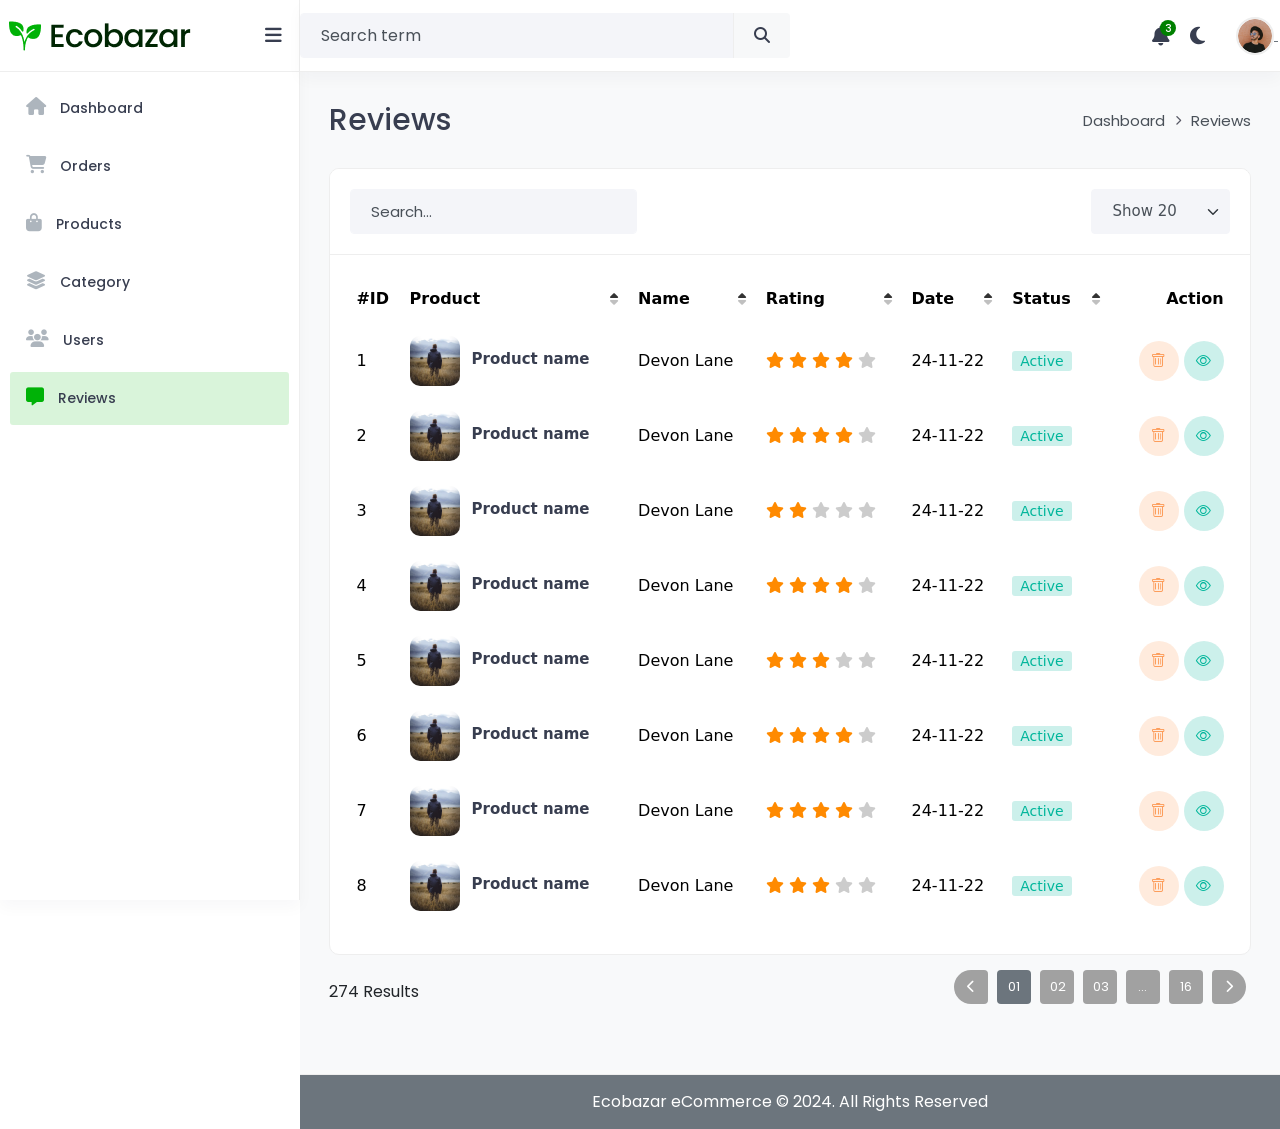
<file: review.html>
<!DOCTYPE html>
<html lang="en">
<head>
    <meta charset="UTF-8">
    <meta name="viewport" content="width=device-width, initial-scale=1.0">
    <link rel="stylesheet" href="./assets/css/main.css">
    <link rel="stylesheet" href="./assets/css/style.css">
    <link rel="stylesheet" href="./assets/css/responsive.css">
    <link rel="stylesheet" href="./assets/css/admin.css">
    <link rel="stylesheet" href="https://cdnjs.cloudflare.com/ajax/libs/font-awesome/6.6.0/css/all.min.css">
    <link rel="stylesheet" href="https://cdn.jsdelivr.net/npm/bootstrap@5.0.2/dist/css/bootstrap.min.css">
    <link rel="stylesheet" href="https://cdnjs.cloudflare.com/ajax/libs/OwlCarousel2/2.3.4/assets/owl.carousel.min.css">
    <link rel="stylesheet" href="https://cdn.jsdelivr.net/npm/bootstrap-icons@1.10.0/font/bootstrap-icons.css">
    <link rel="icon" href="./assets/image/faveicon.ico">
    <title>Ecobazar :: Dashboard</title>
</head>

<body>

    <aside class="sidebar navbar-aside">
      
        <div class="aside-top">
            <a href="index.html" class="sidebar-logo">
                <img src="./assets/image/logo.png" alt="site logo" class="light-logo">
                <img src="./assets/image/f_logo.png" alt="site logo" class="dark-logo">
                <img src="./assets/image/logo.png" alt="site logo" class="logo-icon">
            </a>
      
            <button class="btn toggle-bars"> <i class="fa-solid fa-bars"></i></button>
        </div>
    
        <div class="sidebar-menu-area">
            <ul class="sidebar-menu menu-aside" id="sidebar-menu">

                <li class="menu-item">
                    <a href="index.html" class="menu-link">
                        <i class="fa-solid fa-house"></i>
                        <span class="text">Dashboard</span>
                    </a>
                </li>
        
                <li class="menu-item">
                    <a href="order.html" class="menu-link">
                        <i class="fa-solid fa-cart-shopping"></i>
                        <span class="text">Orders</span>
                    </a>
                </li>
        
                <li class="menu-item">
                    <a href="product.html" class="menu-link">
                        <i class="fa-solid fa-bag-shopping"></i>
                        <span class="text">Products</span> 
                    </a>
                </li>

                <!-- <li class="menu-item">
                    <a href="vendor.html" class="menu-link">
                        <i class="fa-solid fa-user-tie"></i>
                        <span class="text">Vendors</span> 
                    </a>
                </li> -->
        
                <li class="menu-item">
                    <a href="category.html" class="menu-link">
                        <i class="fa-solid fa-layer-group"></i>
                        <span class="text">Category</span> 
                    </a>
                </li>
        
                <li class="menu-item">
                    <a href="user.html" class="menu-link">
                        <i class="fa-solid fa-users"></i>
                        <span class="text">Users</span> 
                    </a>
                </li>

                <li class="menu-item active">
                    <a href="review.html" class="menu-link">
                        <i class="fa-solid fa-message"></i>
                        <span class="text">Reviews</span> 
                    </a>
                </li>
            </ul>
        </div>
    
    </aside>

    <main class="main-wrap">
    
        <header class="main-header navbar">

        <div class="col-6">
            <form class="searchform">
                <div class="input-group">
                    <input list="search_terms" type="text" class="form-control" placeholder="Search term">
                    <button class="btn" type="button"> <i class="fa-solid fa-magnifying-glass"></i></button>
                </div>
                <datalist id="search_terms">
                    <option value="Products"></option>
                    <option value="New orders"></option>
                    <option value="Apple iphone"></option>
                    <option value="Ahmed Hassan"></option>
                </datalist>
            </form>
        </div>

        <div class="col-2 d-flex justify-content-end align-items-center">
            <button class="btn btn-icon btn-mobile me-auto" data-trigger="#offcanvas_aside"> <i class="material-icons md-apps"></i> </button>

            <ul class="nav">
                <li class="nav-item">
                    <a class="nav-link btn-icon notifications" href="#">
                        <i class="fa-solid fa-bell animation-shake"></i>
                        <span class="badge rounded-pill">3</span>
                    </a>
                </li>

                <li class="nav-item">
                    <a class="nav-link btn-icon darkmode" href="#"><i class="fa-solid fa-moon"></i> </a>
                </li>

                <li class="nav-item">
                    <a href="#" class="requestfullscreen nav-link btn-icon"><i class="material-icons md-cast"></i></a>
                </li>

                <li class="dropdown nav-item user_info">
                    <div class="dropdown">
                      <a class="dropdown-toggle" href="#" role="button" id="dropdownMenuLink" data-bs-toggle="dropdown" aria-expanded="false">
                        <img class="img-xs rounded-circle" src="./assets/image/customer_1.png" alt="User">
                      </a>
                    
                      <ul class="dropdown-menu common-dropdown-menu" aria-labelledby="dropdownMenuLink">
                        <li><a class="dropdown-item" href="#"><i class="fa-solid fa-user"></i>Edit Profile</a></li>
                        <li><a class="dropdown-item" href="#"><i class="fa-solid fa-gear"></i>Account Settings</a></li>
                        <div class="dropdown-divider"></div>
                        <a class="dropdown-item text-danger" href="#"><i class="fa-solid fa-arrow-right-from-bracket"></i>Logout</a>
                      </ul>
                    </div>
                </li>

            </ul>
        </div>
        </header>
    
        <div class="dashboard-main-body">
            <section class="content-main">
                <div class="content-header">
                    <div>
                        <h2 class="content-title card-title">Reviews </h2>
                        <!-- <p>Lorem ipsum dolor sit amet.</p> -->
                    </div>
                    <div>
                        <ul class="breadcrumbs d-flex align-items-center justify-content-end">
                            <li>
                                <a href="/">
                                    <div class="text-tiny">Dashboard</div>
                                </a>
                            </li>

                            <li><i class="fa-solid fa-chevron-right"></i></li>

                            <li>
                                <a href="#">
                                    <div class="text-tiny">Reviews</div>
                                </a>
                            </li>
                        </ul>
                    </div>
                </div>
        
                <div class="card mb-4">
                    <header class="card-header">
                        <div class="row gx-3">
                            <div class="col-lg-4 col-md-6 me-auto">
                                <input type="text" placeholder="Search..." class="form-control">
                            </div>

                            <div class="col-lg-2 col-6 col-md-3">
                                <select class="form-select">
                                    <option>Show 20</option>
                                    <option>Show 30</option>
                                    <option>Show 40</option>
                                </select>
                            </div>
                            
                            <!-- <div class="col-auto">
                                <a class="add_btn" href="#"><i class="fa-solid fa-plus"></i>Add new</a>
                            </div> -->
                        </div>
                    </header>
        
                    <div class="card-body">
                        <div class="table-responsive">
                            <table class="table table-hover">
                                <thead>
                                    <tr>
                                        <th>#ID</th>
                                        <th scope="col">Product
                                            <div class="form-check table-filter">
                                                <input class="form-check-input filter_input" type="checkbox" value="">
                                                <label class="form-check-label" for="flexCheckDefault">
                                                    <span class="filter">
                                                        <i class="fa-solid fa-sort-up"></i>
                                                        <i class="fa-solid fa-sort-down"></i>
                                                    </span>
                                                </label>
                                            </div>
                                        </th>
                                        <th scope="col">Name
                                            <div class="form-check table-filter">
                                                <input class="form-check-input filter_input" type="checkbox" value="">
                                                <label class="form-check-label" for="flexCheckDefault">
                                                    <span class="filter">
                                                        <i class="fa-solid fa-sort-up"></i>
                                                        <i class="fa-solid fa-sort-down"></i>
                                                    </span>
                                                </label>
                                            </div>
                                        </th>
                                        
                                        <th scope="col">Rating
                                            <div class="form-check table-filter">
                                                <input class="form-check-input filter_input" type="checkbox" value="">
                                                <label class="form-check-label" for="flexCheckDefault">
                                                    <span class="filter">
                                                        <i class="fa-solid fa-sort-up"></i>
                                                        <i class="fa-solid fa-sort-down"></i>
                                                    </span>
                                                </label>
                                            </div>
                                        </th>

                                        <th scope="col">Date
                                            <div class="form-check table-filter">
                                                <input class="form-check-input filter_input" type="checkbox" value="">
                                                <label class="form-check-label" for="flexCheckDefault">
                                                    <span class="filter">
                                                        <i class="fa-solid fa-sort-up"></i>
                                                        <i class="fa-solid fa-sort-down"></i>
                                                    </span>
                                                </label>
                                            </div>
                                        </th>

                                        <th scope="col">Status
                                            <div class="form-check table-filter">
                                                <input class="form-check-input filter_input" type="checkbox" value="">
                                                <label class="form-check-label" for="flexCheckDefault">
                                                    <span class="filter">
                                                        <i class="fa-solid fa-sort-up"></i>
                                                        <i class="fa-solid fa-sort-down"></i>
                                                    </span>
                                                </label>
                                            </div>
                                        </th>
                                        
                                        <th scope="col" class="text-end"> Action </th>
                                    </tr>
                                </thead>
                                <tbody>
                                    <tr>
                                        <td>1</td>
                                        <td>
                                            <div class="admin_product">
                                                <div class="image">
                                                    <img src="./assets/image/user/user-6.png" alt="">
                                                </div>

                                                <div class="content">
                                                    <h4>Product name</h4>
                                                </div>
                                            </div>
                                        </td>
                                        <td>Devon Lane</td>
                                        <td>
                                            <ul class="review-box fourRating">
                                                <i class="fa-solid fa-star"></i>
                                                <i class="fa-solid fa-star"></i>
                                                <i class="fa-solid fa-star"></i>
                                                <i class="fa-solid fa-star"></i>
                                                <i class="fa-solid fa-star"></i>
                                            </ul>
                                        </td>
                                        <td>24-11-22</td>
                                        <td><button class="card-text btn-success">Active</button></td>
                                        <td class="text-end">
                                            <!-- <button class="btn card-btn btn-primary"><i class="bi bi-pencil"></i></button> -->
                                            <button class="btn card-btn btn-danger"><i class="bi bi-trash"></i></button>
                                            <button class="btn card-btn btn-success"><i class="bi-eye"></i></button>
                                        </td>
                                    </tr>

                                    

                                    <tr>
                                        <td>2</td>
                                        <td>
                                            <div class="admin_product">
                                                <div class="image">
                                                    <img src="./assets/image/user/user-6.png" alt="">
                                                </div>

                                                <div class="content">
                                                    <h4>Product name</h4>
                                                </div>
                                            </div>
                                        </td>
                                        <td>Devon Lane</td>
                                        <td>
                                            <ul class="review-box fourRating">
                                                <i class="fa-solid fa-star"></i>
                                                <i class="fa-solid fa-star"></i>
                                                <i class="fa-solid fa-star"></i>
                                                <i class="fa-solid fa-star"></i>
                                                <i class="fa-solid fa-star"></i>
                                            </ul>
                                        </td>
                                        <td>24-11-22</td>
                                        <td><button class="card-text btn-success">Active</button></td>
                                        <td class="text-end">
                                            <!-- <button class="btn card-btn btn-primary"><i class="bi bi-pencil"></i></button> -->
                                            <button class="btn card-btn btn-danger"><i class="bi bi-trash"></i></button>
                                            <button class="btn card-btn btn-success"><i class="bi-eye"></i></button>
                                        </td>
                                    </tr>



                                    <tr>
                                        <td>3</td>
                                        <td>
                                            <div class="admin_product">
                                                <div class="image">
                                                    <img src="./assets/image/user/user-6.png" alt="">
                                                </div>

                                                <div class="content">
                                                    <h4>Product name</h4>
                                                </div>
                                            </div>
                                        </td>
                                        <td>Devon Lane</td>
                                        <td>
                                            <ul class="review-box twoRating">
                                                <i class="fa-solid fa-star"></i>
                                                <i class="fa-solid fa-star"></i>
                                                <i class="fa-solid fa-star"></i>
                                                <i class="fa-solid fa-star"></i>
                                                <i class="fa-solid fa-star"></i>
                                            </ul>
                                        </td>
                                        <td>24-11-22</td>
                                        <td><button class="card-text btn-success">Active</button></td>
                                        <td class="text-end">
                                            <!-- <button class="btn card-btn btn-primary"><i class="bi bi-pencil"></i></button> -->
                                            <button class="btn card-btn btn-danger"><i class="bi bi-trash"></i></button>
                                            <button class="btn card-btn btn-success"><i class="bi-eye"></i></button>
                                        </td>
                                    </tr>


                                    <tr>
                                        <td>4</td>
                                        <td>
                                            <div class="admin_product">
                                                <div class="image">
                                                    <img src="./assets/image/user/user-6.png" alt="">
                                                </div>

                                                <div class="content">
                                                    <h4>Product name</h4>
                                                </div>
                                            </div>
                                        </td>
                                        <td>Devon Lane</td>
                                        <td>
                                            <ul class="review-box fourRating">
                                                <i class="fa-solid fa-star"></i>
                                                <i class="fa-solid fa-star"></i>
                                                <i class="fa-solid fa-star"></i>
                                                <i class="fa-solid fa-star"></i>
                                                <i class="fa-solid fa-star"></i>
                                            </ul>
                                        </td>
                                        <td>24-11-22</td>
                                        <td><button class="card-text btn-success">Active</button></td>
                                        <td class="text-end">
                                            <!-- <button class="btn card-btn btn-primary"><i class="bi bi-pencil"></i></button> -->
                                            <button class="btn card-btn btn-danger"><i class="bi bi-trash"></i></button>
                                            <button class="btn card-btn btn-success"><i class="bi-eye"></i></button>
                                        </td>
                                    </tr>


                                    <tr>
                                        <td>5</td>
                                        <td>
                                            <div class="admin_product">
                                                <div class="image">
                                                    <img src="./assets/image/user/user-6.png" alt="">
                                                </div>

                                                <div class="content">
                                                    <h4>Product name</h4>
                                                </div>
                                            </div>
                                        </td>
                                        <td>Devon Lane</td>
                                        <td>
                                            <ul class="review-box threeRating">
                                                <i class="fa-solid fa-star"></i>
                                                <i class="fa-solid fa-star"></i>
                                                <i class="fa-solid fa-star"></i>
                                                <i class="fa-solid fa-star"></i>
                                                <i class="fa-solid fa-star"></i>
                                            </ul>
                                        </td>
                                        <td>24-11-22</td>
                                        <td><button class="card-text btn-success">Active</button></td>
                                        <td class="text-end">
                                            <!-- <button class="btn card-btn btn-primary"><i class="bi bi-pencil"></i></button> -->
                                            <button class="btn card-btn btn-danger"><i class="bi bi-trash"></i></button>
                                            <button class="btn card-btn btn-success"><i class="bi-eye"></i></button>
                                        </td>
                                    </tr>

                                    <tr>
                                        <td>6</td>
                                        <td>
                                            <div class="admin_product">
                                                <div class="image">
                                                    <img src="./assets/image/user/user-6.png" alt="">
                                                </div>

                                                <div class="content">
                                                    <h4>Product name</h4>
                                                </div>
                                            </div>
                                        </td>
                                        <td>Devon Lane</td>
                                        <td>
                                            <ul class="review-box fourRating">
                                                <i class="fa-solid fa-star"></i>
                                                <i class="fa-solid fa-star"></i>
                                                <i class="fa-solid fa-star"></i>
                                                <i class="fa-solid fa-star"></i>
                                                <i class="fa-solid fa-star"></i>
                                            </ul>
                                        </td>
                                        <td>24-11-22</td>
                                        <td><button class="card-text btn-success">Active</button></td>
                                        <td class="text-end">
                                            <!-- <button class="btn card-btn btn-primary"><i class="bi bi-pencil"></i></button> -->
                                            <button class="btn card-btn btn-danger"><i class="bi bi-trash"></i></button>
                                            <button class="btn card-btn btn-success"><i class="bi-eye"></i></button>
                                        </td>
                                    </tr>

                                    <tr>
                                        <td>7</td>
                                        <td>
                                            <div class="admin_product">
                                                <div class="image">
                                                    <img src="./assets/image/user/user-6.png" alt="">
                                                </div>

                                                <div class="content">
                                                    <h4>Product name</h4>
                                                </div>
                                            </div>
                                        </td>
                                        <td>Devon Lane</td>
                                        <td>
                                            <ul class="review-box fourRating">
                                                <i class="fa-solid fa-star"></i>
                                                <i class="fa-solid fa-star"></i>
                                                <i class="fa-solid fa-star"></i>
                                                <i class="fa-solid fa-star"></i>
                                                <i class="fa-solid fa-star"></i>
                                            </ul>
                                        </td>
                                        <td>24-11-22</td>
                                        <td><button class="card-text btn-success">Active</button></td>
                                        <td class="text-end">
                                            <!-- <button class="btn card-btn btn-primary"><i class="bi bi-pencil"></i></button> -->
                                            <button class="btn card-btn btn-danger"><i class="bi bi-trash"></i></button>
                                            <button class="btn card-btn btn-success"><i class="bi-eye"></i></button>
                                        </td>
                                    </tr>

                                    <tr>
                                        <td>8</td>
                                        <td>
                                            <div class="admin_product">
                                                <div class="image">
                                                    <img src="./assets/image/user/user-6.png" alt="">
                                                </div>

                                                <div class="content">
                                                    <h4>Product name</h4>
                                                </div>
                                            </div>
                                        </td>
                                        <td>Devon Lane</td>
                                        <td>
                                            <ul class="review-box threeRating">
                                                <i class="fa-solid fa-star"></i>
                                                <i class="fa-solid fa-star"></i>
                                                <i class="fa-solid fa-star"></i>
                                                <i class="fa-solid fa-star"></i>
                                                <i class="fa-solid fa-star"></i>
                                            </ul>
                                        </td>
                                        <td>24-11-22</td>
                                        <td><button class="card-text btn-success">Active</button></td>
                                        <td class="text-end">
                                            <!-- <button class="btn card-btn btn-primary"><i class="bi bi-pencil"></i></button> -->
                                            <button class="btn card-btn btn-danger"><i class="bi bi-trash"></i></button>
                                            <button class="btn card-btn btn-success"><i class="bi-eye"></i></button>
                                        </td>
                                    </tr>
                                </tbody>
                            </table>
                        </div> 
                    </div> 
                </div>

                <div class="row mt-3 mb-5">
                    <div class="col-lg-6 d-flex justify-content-start align-items-center">
                        <p class="mb-0"><span>274</span> Results</p>
                    </div>

                    <div class="col-lg-6 d-flex align-items-center justify-content-end">
                        <div class="pagination-area mt-15 mb-50">
                            <nav aria-label="Page navigation example">
                                <ul class="pagination justify-content-start">
                                    <li class="page-item"><a class="page-link" href="#"><i class="fa-solid fa-chevron-left"></i></a></li>
                                    <li class="page-item active"><a class="page-link" href="#">01</a></li>
                                    <li class="page-item"><a class="page-link" href="#">02</a></li>
                                    <li class="page-item"><a class="page-link" href="#">03</a></li>
                                    <li class="page-item"><a class="page-link dot" href="#">...</a></li>
                                    <li class="page-item"><a class="page-link" href="#">16</a></li>
                                    <li class="page-item"><a class="page-link" href="#"><i class="fa-solid fa-chevron-right"></i></a></li>
                                </ul>
                            </nav>
                        </div>
                    </div>

                </div>
            </section>
        </div>
        
    
        <footer class="d-footer">
            <div class="d-flex align-items-center justify-content-center">
                <p class="mb-0">Ecobazar eCommerce © 2024. All Rights Reserved</p>
            </div>
        </footer>
    </main>


</body>

    <script src="https://cdnjs.cloudflare.com/ajax/libs/jquery/3.7.1/jquery.min.js"></script>
    <script src="https://cdnjs.cloudflare.com/ajax/libs/OwlCarousel2/2.3.4/owl.carousel.min.js"></script>
    <script src="https://cdn.jsdelivr.net/npm/bootstrap@5.0.2/dist/js/bootstrap.bundle.min.js"></script>
    <script src="./assets/js/script.js"></script>
</html>
</file>
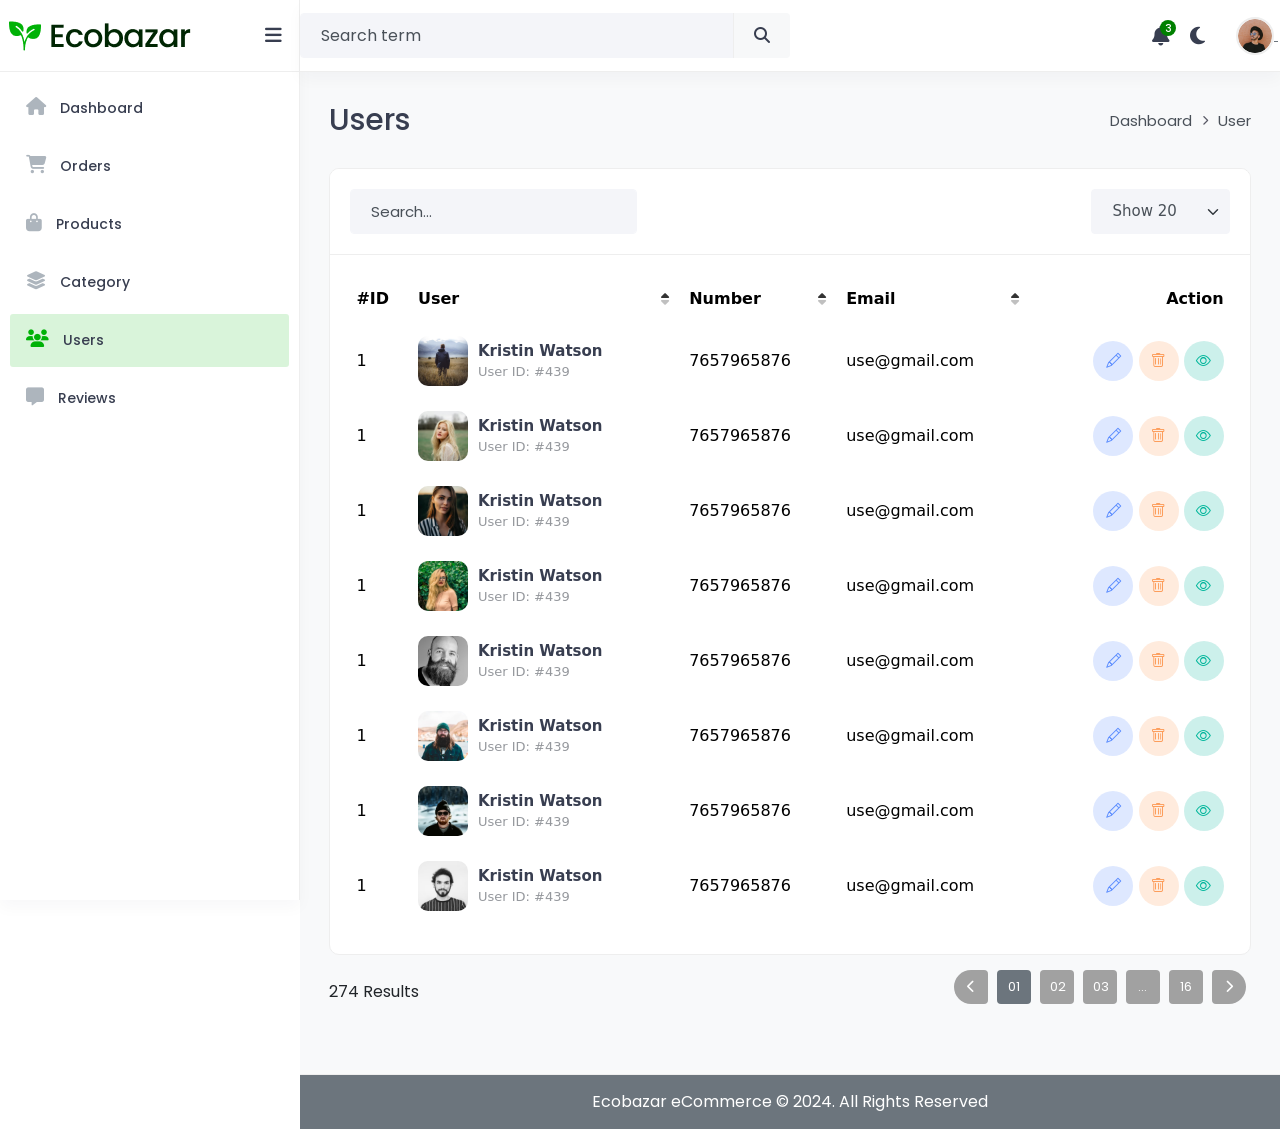
<file: user.html>
<!DOCTYPE html>
<html lang="en">
<head>
    <meta charset="UTF-8">
    <meta name="viewport" content="width=device-width, initial-scale=1.0">
    <link rel="stylesheet" href="./assets/css/main.css">
    <link rel="stylesheet" href="./assets/css/style.css">
    <link rel="stylesheet" href="./assets/css/responsive.css">
    <link rel="stylesheet" href="./assets/css/admin.css">
    <link rel="stylesheet" href="https://cdnjs.cloudflare.com/ajax/libs/font-awesome/6.6.0/css/all.min.css">
    <link rel="stylesheet" href="https://cdn.jsdelivr.net/npm/bootstrap@5.0.2/dist/css/bootstrap.min.css">
    <link rel="stylesheet" href="https://cdnjs.cloudflare.com/ajax/libs/OwlCarousel2/2.3.4/assets/owl.carousel.min.css">
    <link rel="stylesheet" href="https://cdn.jsdelivr.net/npm/bootstrap-icons@1.10.0/font/bootstrap-icons.css">
    <link rel="icon" href="./assets/image/faveicon.ico">
    <title>Ecobazar :: User</title>
</head>

<body>

    <aside class="sidebar navbar-aside">
      
        <div class="aside-top">
            <a href="index.html" class="sidebar-logo">
                <img src="./assets/image/logo.png" alt="site logo" class="light-logo">
                <img src="./assets/image/f_logo.png" alt="site logo" class="dark-logo">
                <img src="./assets/image/logo.png" alt="site logo" class="logo-icon">
            </a>
      
            <button class="btn toggle-bars"> <i class="fa-solid fa-bars"></i></button>
        </div>
    
        <div class="sidebar-menu-area">
            <ul class="sidebar-menu menu-aside" id="sidebar-menu">

                <li class="menu-item">
                    <a href="index.html" class="menu-link">
                        <i class="fa-solid fa-house"></i>
                        <span class="text">Dashboard</span>
                    </a>
                </li>
        
                <li class="menu-item">
                    <a href="order.html" class="menu-link">
                        <i class="fa-solid fa-cart-shopping"></i>
                        <span class="text">Orders</span>
                    </a>
                </li>
        
                <li class="menu-item">
                    <a href="product.html" class="menu-link">
                        <i class="fa-solid fa-bag-shopping"></i>
                        <span class="text">Products</span> 
                    </a>
                </li>

                <!-- <li class="menu-item">
                    <a href="vendor.html" class="menu-link">
                        <i class="fa-solid fa-user-tie"></i>
                        <span class="text">Vendors</span> 
                    </a>
                </li> -->
        
                <li class="menu-item">
                    <a href="category.html" class="menu-link">
                        <i class="fa-solid fa-layer-group"></i>
                        <span class="text">Category</span> 
                    </a>
                </li>
        
                <li class="menu-item active">
                    <a href="user.html" class="menu-link">
                        <i class="fa-solid fa-users"></i>
                        <span class="text">Users</span> 
                    </a>
                </li>

                <li class="menu-item">
                    <a href="review.html" class="menu-link">
                        <i class="fa-solid fa-message"></i>
                        <span class="text">Reviews</span> 
                    </a>
                </li>
            </ul>
        </div>
    
    </aside>

    <main class="main-wrap">
    
        <header class="main-header navbar">

        <div class="col-6">
            <form class="searchform">
                <div class="input-group">
                    <input list="search_terms" type="text" class="form-control" placeholder="Search term">
                    <button class="btn" type="button"> <i class="fa-solid fa-magnifying-glass"></i></button>
                </div>
                <datalist id="search_terms">
                    <option value="Products"></option>
                    <option value="New orders"></option>
                    <option value="Apple iphone"></option>
                    <option value="Ahmed Hassan"></option>
                </datalist>
            </form>
        </div>

        <div class="col-2 d-flex justify-content-end align-items-center">
            <button class="btn btn-icon btn-mobile me-auto" data-trigger="#offcanvas_aside"> <i class="material-icons md-apps"></i> </button>

            <ul class="nav">
                <li class="nav-item">
                    <a class="nav-link btn-icon notifications" href="#">
                        <i class="fa-solid fa-bell animation-shake"></i>
                        <span class="badge rounded-pill">3</span>
                    </a>
                </li>

                <li class="nav-item">
                    <a class="nav-link btn-icon darkmode" href="#"><i class="fa-solid fa-moon"></i> </a>
                </li>

                <li class="nav-item">
                    <a href="#" class="requestfullscreen nav-link btn-icon"><i class="material-icons md-cast"></i></a>
                </li>

                <li class="dropdown nav-item user_info">
                    <div class="dropdown">
                      <a class="dropdown-toggle" href="#" role="button" id="dropdownMenuLink" data-bs-toggle="dropdown" aria-expanded="false">
                        <img class="img-xs rounded-circle" src="./assets/image/customer_1.png" alt="User">
                      </a>
                    
                      <ul class="dropdown-menu common-dropdown-menu" aria-labelledby="dropdownMenuLink">
                        <li><a class="dropdown-item" href="#"><i class="fa-solid fa-user"></i>Edit Profile</a></li>
                        <li><a class="dropdown-item" href="#"><i class="fa-solid fa-gear"></i>Account Settings</a></li>
                        <div class="dropdown-divider"></div>
                        <a class="dropdown-item text-danger" href="#"><i class="fa-solid fa-arrow-right-from-bracket"></i>Logout</a>
                      </ul>
                    </div>
                </li>

            </ul>
        </div>
        </header>
    
        <div class="dashboard-main-body">
            <section class="content-main">
                <div class="content-header">
                    <div>
                        <h2 class="content-title card-title">Users </h2>
                        <!-- <p>Lorem ipsum dolor sit amet.</p> -->
                    </div>
                    <div>
                        <ul class="breadcrumbs d-flex align-items-center justify-content-end">
                            <li>
                                <a href="/">
                                    <div class="text-tiny">Dashboard</div>
                                </a>
                            </li>

                            <li><i class="fa-solid fa-chevron-right"></i></li>

                            <li>
                                <a href="#">
                                    <div class="text-tiny">User</div>
                                </a>
                            </li>
                        </ul>
                    </div>
                </div>
        
                <div class="card mb-4">
                    <header class="card-header">
                        <div class="row gx-3">
                            <div class="col-lg-4 col-md-6 me-auto">
                                <input type="text" placeholder="Search..." class="form-control">
                            </div>

                            <div class="col-lg-2 col-6 col-md-3">
                                <select class="form-select">
                                    <option>Show 20</option>
                                    <option>Show 30</option>
                                    <option>Show 40</option>
                                </select>
                            </div>
                        </div>
                    </header>
        
                    <div class="card-body">
                        <div class="table-responsive">
                            <table class="table table-hover">
                                <thead>
                                    <tr>
                                        <th>#ID</th>
                                        <th scope="col">User
                                            <div class="form-check table-filter">
                                                <input class="form-check-input filter_input" type="checkbox" value="">
                                                <label class="form-check-label" for="flexCheckDefault">
                                                    <span class="filter">
                                                        <i class="fa-solid fa-sort-up"></i>
                                                        <i class="fa-solid fa-sort-down"></i>
                                                    </span>
                                                </label>
                                            </div>
                                        </th>
                                        
                                        <th scope="col">Number
                                            <div class="form-check table-filter">
                                                <input class="form-check-input filter_input" type="checkbox" value="">
                                                <label class="form-check-label" for="flexCheckDefault">
                                                    <span class="filter">
                                                        <i class="fa-solid fa-sort-up"></i>
                                                        <i class="fa-solid fa-sort-down"></i>
                                                    </span>
                                                </label>
                                            </div>
                                        </th>

                                        <th scope="col">Email
                                            <div class="form-check table-filter">
                                                <input class="form-check-input filter_input" type="checkbox" value="">
                                                <label class="form-check-label" for="flexCheckDefault">
                                                    <span class="filter">
                                                        <i class="fa-solid fa-sort-up"></i>
                                                        <i class="fa-solid fa-sort-down"></i>
                                                    </span>
                                                </label>
                                            </div>
                                        </th>
                                        
                                        <th scope="col" class="text-end"> Action </th>
                                    </tr>
                                </thead>
                                <tbody>
                                    <tr>
                                        <td>1</td>
                                        <td>
                                            <div class="admin_user">
                                                <div class="image">
                                                    <img src="./assets/image/user/user-6.png" alt="">
                                                </div>

                                                <div class="content">
                                                    <h4>Kristin Watson</h4>
                                                    <h5>User ID: #439</h5>
                                                </div>
                                            </div>
                                        </td>
                                        <td>7657965876</td>
                                        <td>use@gmail.com</td>
                                        <td class="text-end">
                                            <button class="btn card-btn btn-primary"><i class="bi bi-pencil"></i></button>
                                            <button class="btn card-btn btn-danger"><i class="bi bi-trash"></i></button>
                                            <button class="btn card-btn btn-success"><i class="bi-eye"></i></button>
                                        </td>
                                    </tr>

                                    

                                    <tr>
                                        <td>1</td>
                                        <td>
                                            <div class="admin_user">
                                                <div class="image">
                                                    <img src="./assets/image/user/user-7.png" alt="">
                                                </div>

                                                <div class="content">
                                                    <h4>Kristin Watson</h4>
                                                    <h5>User ID: #439</h5>
                                                </div>
                                            </div>
                                        </td>
                                        <td>7657965876</td>
                                        <td>use@gmail.com</td>
                                        <td class="text-end">
                                            <button class="btn card-btn btn-primary"><i class="bi bi-pencil"></i></button>
                                            <button class="btn card-btn btn-danger"><i class="bi bi-trash"></i></button>
                                            <button class="btn card-btn btn-success"><i class="bi-eye"></i></button>
                                        </td>
                                    </tr>



                                    <tr>
                                        <td>1</td>
                                        <td>
                                            <div class="admin_user">
                                                <div class="image">
                                                    <img src="./assets/image/user/user-8.png" alt="">
                                                </div>

                                                <div class="content">
                                                    <h4>Kristin Watson</h4>
                                                    <h5>User ID: #439</h5>
                                                </div>
                                            </div>
                                        </td>
                                        <td>7657965876</td>
                                        <td>use@gmail.com</td>
                                        <td class="text-end">
                                            <button class="btn card-btn btn-primary"><i class="bi bi-pencil"></i></button>
                                            <button class="btn card-btn btn-danger"><i class="bi bi-trash"></i></button>
                                            <button class="btn card-btn btn-success"><i class="bi-eye"></i></button>
                                        </td>
                                    </tr>


                                    <tr>
                                        <td>1</td>
                                        <td>
                                            <div class="admin_user">
                                                <div class="image">
                                                    <img src="./assets/image/user/user-9.png" alt="">
                                                </div>

                                                <div class="content">
                                                    <h4>Kristin Watson</h4>
                                                    <h5>User ID: #439</h5>
                                                </div>
                                            </div>
                                        </td>
                                        <td>7657965876</td>
                                        <td>use@gmail.com</td>
                                        <td class="text-end">
                                            <button class="btn card-btn btn-primary"><i class="bi bi-pencil"></i></button>
                                            <button class="btn card-btn btn-danger"><i class="bi bi-trash"></i></button>
                                            <button class="btn card-btn btn-success"><i class="bi-eye"></i></button>
                                        </td>
                                    </tr>


                                    <tr>
                                        <td>1</td>
                                        <td>
                                            <div class="admin_user">
                                                <div class="image">
                                                    <img src="./assets/image/user/user-10.png" alt="">
                                                </div>

                                                <div class="content">
                                                    <h4>Kristin Watson</h4>
                                                    <h5>User ID: #439</h5>
                                                </div>
                                            </div>
                                        </td>
                                        <td>7657965876</td>
                                        <td>use@gmail.com</td>
                                        <td class="text-end">
                                            <button class="btn card-btn btn-primary"><i class="bi bi-pencil"></i></button>
                                            <button class="btn card-btn btn-danger"><i class="bi bi-trash"></i></button>
                                            <button class="btn card-btn btn-success"><i class="bi-eye"></i></button>
                                        </td>
                                    </tr>

                                    <tr>
                                        <td>1</td>
                                        <td>
                                            <div class="admin_user">
                                                <div class="image">
                                                    <img src="./assets/image/user/user-11.png" alt="">
                                                </div>

                                                <div class="content">
                                                    <h4>Kristin Watson</h4>
                                                    <h5>User ID: #439</h5>
                                                </div>
                                            </div>
                                        </td>
                                        <td>7657965876</td>
                                        <td>use@gmail.com</td>
                                        <td class="text-end">
                                            <button class="btn card-btn btn-primary"><i class="bi bi-pencil"></i></button>
                                            <button class="btn card-btn btn-danger"><i class="bi bi-trash"></i></button>
                                            <button class="btn card-btn btn-success"><i class="bi-eye"></i></button>
                                        </td>
                                    </tr>

                                    <tr>
                                        <td>1</td>
                                        <td>
                                            <div class="admin_user">
                                                <div class="image">
                                                    <img src="./assets/image/user/user-13.png" alt="">
                                                </div>

                                                <div class="content">
                                                    <h4>Kristin Watson</h4>
                                                    <h5>User ID: #439</h5>
                                                </div>
                                            </div>
                                        </td>
                                        <td>7657965876</td>
                                        <td>use@gmail.com</td>
                                        <td class="text-end">
                                            <button class="btn card-btn btn-primary"><i class="bi bi-pencil"></i></button>
                                            <button class="btn card-btn btn-danger"><i class="bi bi-trash"></i></button>
                                            <button class="btn card-btn btn-success"><i class="bi-eye"></i></button>
                                        </td>
                                    </tr>

                                    <tr>
                                        <td>1</td>
                                        <td>
                                            <div class="admin_user">
                                                <div class="image">
                                                    <img src="./assets/image/user/user-14.png" alt="">
                                                </div>

                                                <div class="content">
                                                    <h4>Kristin Watson</h4>
                                                    <h5>User ID: #439</h5>
                                                </div>
                                            </div>
                                        </td>
                                        <td>7657965876</td>
                                        <td>use@gmail.com</td>
                                        <td class="text-end">
                                            <button class="btn card-btn btn-primary"><i class="bi bi-pencil"></i></button>
                                            <button class="btn card-btn btn-danger"><i class="bi bi-trash"></i></button>
                                            <button class="btn card-btn btn-success"><i class="bi-eye"></i></button>
                                        </td>
                                    </tr>
                                </tbody>
                            </table>
                        </div> 
                    </div> 
                </div>

                <div class="row mt-3 mb-5">
                    <div class="col-lg-6 d-flex justify-content-start align-items-center">
                        <p class="mb-0"><span>274</span> Results</p>
                    </div>

                    <div class="col-lg-6 d-flex align-items-center justify-content-end">
                        <div class="pagination-area mt-15 mb-50">
                            <nav aria-label="Page navigation example">
                                <ul class="pagination justify-content-start">
                                    <li class="page-item"><a class="page-link" href="#"><i class="fa-solid fa-chevron-left"></i></a></li>
                                    <li class="page-item active"><a class="page-link" href="#">01</a></li>
                                    <li class="page-item"><a class="page-link" href="#">02</a></li>
                                    <li class="page-item"><a class="page-link" href="#">03</a></li>
                                    <li class="page-item"><a class="page-link dot" href="#">...</a></li>
                                    <li class="page-item"><a class="page-link" href="#">16</a></li>
                                    <li class="page-item"><a class="page-link" href="#"><i class="fa-solid fa-chevron-right"></i></a></li>
                                </ul>
                            </nav>
                        </div>
                    </div>

                </div>
            </section>
        </div>
        
    
        <footer class="d-footer">
            <div class="d-flex align-items-center justify-content-center">
                <p class="mb-0">Ecobazar eCommerce © 2024. All Rights Reserved</p>
            </div>
        </footer>
    </main>


</body>

    <script src="https://cdnjs.cloudflare.com/ajax/libs/jquery/3.7.1/jquery.min.js"></script>
    <script src="https://cdnjs.cloudflare.com/ajax/libs/OwlCarousel2/2.3.4/owl.carousel.min.js"></script>
    <script src="https://cdn.jsdelivr.net/npm/bootstrap@5.0.2/dist/js/bootstrap.bundle.min.js"></script>
    <script src="./assets/js/script.js"></script>
</html>
</file>
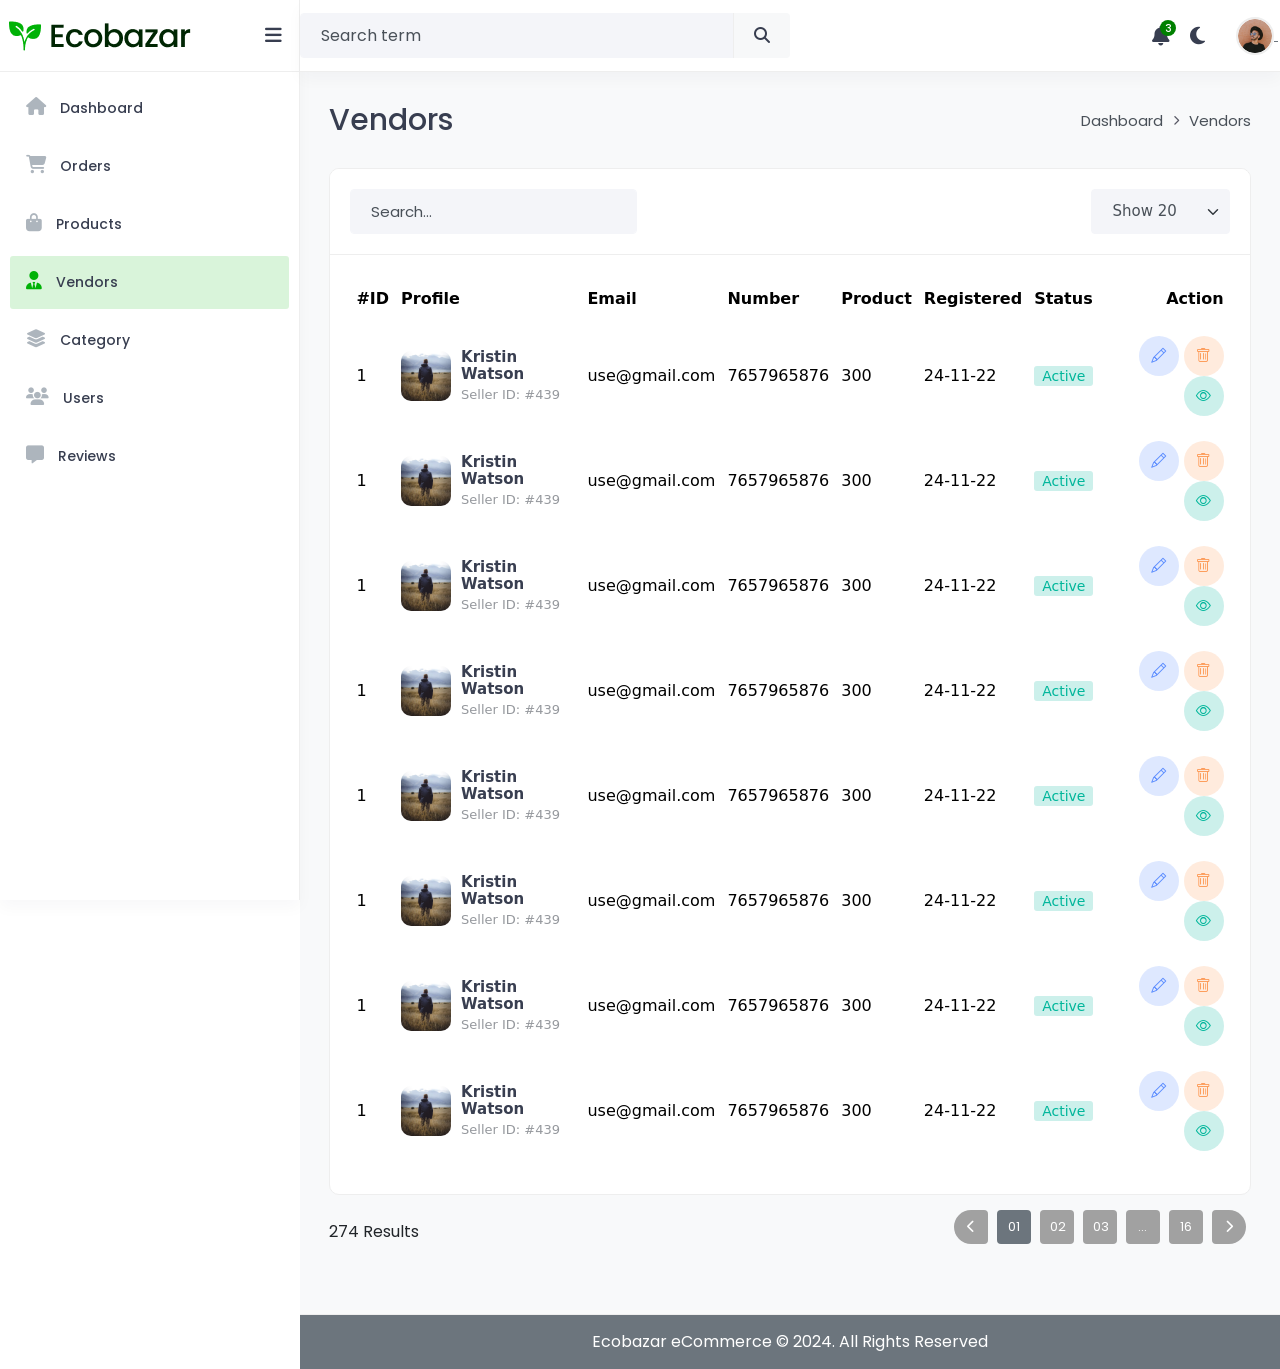
<file: vendor.html>
<!DOCTYPE html>
<html lang="en">
<head>
    <meta charset="UTF-8">
    <meta name="viewport" content="width=device-width, initial-scale=1.0">
    <link rel="stylesheet" href="./assets/css/main.css">
    <link rel="stylesheet" href="./assets/css/style.css">
    <link rel="stylesheet" href="./assets/css/responsive.css">
    <link rel="stylesheet" href="./assets/css/admin.css">
    <link rel="stylesheet" href="https://cdnjs.cloudflare.com/ajax/libs/font-awesome/6.6.0/css/all.min.css">
    <link rel="stylesheet" href="https://cdn.jsdelivr.net/npm/bootstrap@5.0.2/dist/css/bootstrap.min.css">
    <link rel="stylesheet" href="https://cdnjs.cloudflare.com/ajax/libs/OwlCarousel2/2.3.4/assets/owl.carousel.min.css">
    <link rel="stylesheet" href="https://cdn.jsdelivr.net/npm/bootstrap-icons@1.10.0/font/bootstrap-icons.css">
    <link rel="icon" href="./assets/image/faveicon.ico">
    <title>Ecobazar :: Vendor</title>
</head>

<body>

    <aside class="sidebar navbar-aside">
      
        <div class="aside-top">
            <a href="index.html" class="sidebar-logo">
                <img src="./assets/image/logo.png" alt="site logo" class="light-logo">
                <img src="./assets/image/f_logo.png" alt="site logo" class="dark-logo">
                <img src="./assets/image/logo.png" alt="site logo" class="logo-icon">
            </a>
      
            <button class="btn toggle-bars"> <i class="fa-solid fa-bars"></i></button>
        </div>
    
        <div class="sidebar-menu-area">
            <ul class="sidebar-menu menu-aside" id="sidebar-menu">

                <li class="menu-item">
                    <a href="index.html" class="menu-link">
                        <i class="fa-solid fa-house"></i>
                        <span class="text">Dashboard</span>
                    </a>
                </li>
        
                <li class="menu-item">
                    <a href="order.html" class="menu-link">
                        <i class="fa-solid fa-cart-shopping"></i>
                        <span class="text">Orders</span>
                    </a>
                </li>
        
                <li class="menu-item">
                    <a href="product.html" class="menu-link">
                        <i class="fa-solid fa-bag-shopping"></i>
                        <span class="text">Products</span> 
                    </a>
                </li>

                <li class="menu-item active">
                    <a href="vendor.html" class="menu-link">
                        <i class="fa-solid fa-user-tie"></i>
                        <span class="text">Vendors</span> 
                    </a>
                </li>
        
                <li class="menu-item">
                    <a href="category.html" class="menu-link">
                        <i class="fa-solid fa-layer-group"></i>
                        <span class="text">Category</span> 
                    </a>
                </li>
        
                <li class="menu-item">
                    <a href="user.html" class="menu-link">
                        <i class="fa-solid fa-users"></i>
                        <span class="text">Users</span> 
                    </a>
                </li>

                <li class="menu-item">
                    <a href="review.html" class="menu-link">
                        <i class="fa-solid fa-message"></i>
                        <span class="text">Reviews</span> 
                    </a>
                </li>
            </ul>
        </div>
    
    </aside>

    <main class="main-wrap">
    
        <header class="main-header navbar">

        <div class="col-6">
            <form class="searchform">
                <div class="input-group">
                    <input list="search_terms" type="text" class="form-control" placeholder="Search term">
                    <button class="btn" type="button"> <i class="fa-solid fa-magnifying-glass"></i></button>
                </div>
                <datalist id="search_terms">
                    <option value="Products"></option>
                    <option value="New orders"></option>
                    <option value="Apple iphone"></option>
                    <option value="Ahmed Hassan"></option>
                </datalist>
            </form>
        </div>

        <div class="col-2 d-flex justify-content-end align-items-center">
            <button class="btn btn-icon btn-mobile me-auto" data-trigger="#offcanvas_aside"> <i class="material-icons md-apps"></i> </button>

            <ul class="nav">
                <li class="nav-item">
                    <a class="nav-link btn-icon notifications" href="#">
                        <i class="fa-solid fa-bell animation-shake"></i>
                        <span class="badge rounded-pill">3</span>
                    </a>
                </li>

                <li class="nav-item">
                    <a class="nav-link btn-icon darkmode" href="#"><i class="fa-solid fa-moon"></i> </a>
                </li>

                <li class="nav-item">
                    <a href="#" class="requestfullscreen nav-link btn-icon"><i class="material-icons md-cast"></i></a>
                </li>

                <li class="dropdown nav-item user_info">
                    <div class="dropdown">
                      <a class="dropdown-toggle" href="#" role="button" id="dropdownMenuLink" data-bs-toggle="dropdown" aria-expanded="false">
                        <img class="img-xs rounded-circle" src="./assets/image/customer_1.png" alt="User">
                      </a>
                    
                      <ul class="dropdown-menu common-dropdown-menu" aria-labelledby="dropdownMenuLink">
                        <li><a class="dropdown-item" href="#"><i class="fa-solid fa-user"></i>Edit Profile</a></li>
                        <li><a class="dropdown-item" href="#"><i class="fa-solid fa-gear"></i>Account Settings</a></li>
                        <div class="dropdown-divider"></div>
                        <a class="dropdown-item text-danger" href="#"><i class="fa-solid fa-arrow-right-from-bracket"></i>Logout</a>
                      </ul>
                    </div>
                </li>

            </ul>
        </div>
        </header>
    
        <div class="dashboard-main-body">
            <section class="content-main">
                <div class="content-header">
                    <div>
                        <h2 class="content-title card-title">Vendors </h2>
                        <!-- <p>Lorem ipsum dolor sit amet.</p> -->
                    </div>
                    <div>
                        <ul class="breadcrumbs d-flex align-items-center justify-content-end">
                            <li>
                                <a href="/">
                                    <div class="text-tiny">Dashboard</div>
                                </a>
                            </li>

                            <li><i class="fa-solid fa-chevron-right"></i></li>

                            <li>
                                <a href="#">
                                    <div class="text-tiny">Vendors</div>
                                </a>
                            </li>
                        </ul>
                    </div>
                </div>
        
                <div class="card mb-4">
                    <header class="card-header">
                        <div class="row gx-3">
                            <div class="col-lg-4 col-md-6 me-auto">
                                <input type="text" placeholder="Search..." class="form-control">
                            </div>

                            <div class="col-lg-2 col-6 col-md-3">
                                <select class="form-select">
                                    <option>Show 20</option>
                                    <option>Show 30</option>
                                    <option>Show 40</option>
                                </select>
                            </div>
                        </div>
                    </header>
        
                    <div class="card-body">
                        <div class="table-responsive">
                            <table class="table table-hover">
                                <thead>
                                    <tr>
                                        <th>#ID</th>
                                        <th scope="col">Profile</th>
                                        <th scope="col">Email</th>
                                        <th scope="col">Number</th>
                                        <th scope="col">Product</th>
                                        <th scope="col">Registered</th>
                                        <th scope="col">Status</th>
                                        <th scope="col" class="text-end"> Action </th>
                                    </tr>
                                </thead>
                                <tbody>
                                    <tr>
                                        <td>1</td>
                                        <td>
                                            <div class="admin_user">
                                                <div class="image">
                                                    <img src="./assets/image/user/user-6.png" alt="">
                                                </div>

                                                <div class="content">
                                                    <h4>Kristin Watson</h4>
                                                    <h5>Seller ID: #439</h5>
                                                </div>
                                            </div>
                                        </td>
                                        <td>use@gmail.com</td>
                                        <td>7657965876</td>
                                        <td>300</td>
                                        <td>24-11-22</td>
                                        <td><button class="card-text btn-success">Active</button></td>
                                        <td class="text-end">
                                            <button class="btn card-btn btn-primary"><i class="bi bi-pencil"></i></button>
                                            <button class="btn card-btn btn-danger"><i class="bi bi-trash"></i></button>
                                            <button class="btn card-btn btn-success"><i class="bi-eye"></i></button>
                                        </td>
                                    </tr>

                                    <tr>
                                        <td>1</td>
                                        <td>
                                            <div class="admin_user">
                                                <div class="image">
                                                    <img src="./assets/image/user/user-6.png" alt="">
                                                </div>

                                                <div class="content">
                                                    <h4>Kristin Watson</h4>
                                                    <h5>Seller ID: #439</h5>
                                                </div>
                                            </div>
                                        </td>
                                        <td>use@gmail.com</td>
                                        <td>7657965876</td>
                                        <td>300</td>
                                        <td>24-11-22</td>
                                        <td><button class="card-text btn-success">Active</button></td>
                                        <td class="text-end">
                                            <button class="btn card-btn btn-primary"><i class="bi bi-pencil"></i></button>
                                            <button class="btn card-btn btn-danger"><i class="bi bi-trash"></i></button>
                                            <button class="btn card-btn btn-success"><i class="bi-eye"></i></button>
                                        </td>
                                    </tr>

                                    <tr>
                                        <td>1</td>
                                        <td>
                                            <div class="admin_user">
                                                <div class="image">
                                                    <img src="./assets/image/user/user-6.png" alt="">
                                                </div>

                                                <div class="content">
                                                    <h4>Kristin Watson</h4>
                                                    <h5>Seller ID: #439</h5>
                                                </div>
                                            </div>
                                        </td>
                                        <td>use@gmail.com</td>
                                        <td>7657965876</td>
                                        <td>300</td>
                                        <td>24-11-22</td>
                                        <td><button class="card-text btn-success">Active</button></td>
                                        <td class="text-end">
                                            <button class="btn card-btn btn-primary"><i class="bi bi-pencil"></i></button>
                                            <button class="btn card-btn btn-danger"><i class="bi bi-trash"></i></button>
                                            <button class="btn card-btn btn-success"><i class="bi-eye"></i></button>
                                        </td>
                                    </tr>

                                    <tr>
                                        <td>1</td>
                                        <td>
                                            <div class="admin_user">
                                                <div class="image">
                                                    <img src="./assets/image/user/user-6.png" alt="">
                                                </div>

                                                <div class="content">
                                                    <h4>Kristin Watson</h4>
                                                    <h5>Seller ID: #439</h5>
                                                </div>
                                            </div>
                                        </td>
                                        <td>use@gmail.com</td>
                                        <td>7657965876</td>
                                        <td>300</td>
                                        <td>24-11-22</td>
                                        <td><button class="card-text btn-success">Active</button></td>
                                        <td class="text-end">
                                            <button class="btn card-btn btn-primary"><i class="bi bi-pencil"></i></button>
                                            <button class="btn card-btn btn-danger"><i class="bi bi-trash"></i></button>
                                            <button class="btn card-btn btn-success"><i class="bi-eye"></i></button>
                                        </td>
                                    </tr>

                                    <tr>
                                        <td>1</td>
                                        <td>
                                            <div class="admin_user">
                                                <div class="image">
                                                    <img src="./assets/image/user/user-6.png" alt="">
                                                </div>

                                                <div class="content">
                                                    <h4>Kristin Watson</h4>
                                                    <h5>Seller ID: #439</h5>
                                                </div>
                                            </div>
                                        </td>
                                        <td>use@gmail.com</td>
                                        <td>7657965876</td>
                                        <td>300</td>
                                        <td>24-11-22</td>
                                        <td><button class="card-text btn-success">Active</button></td>
                                        <td class="text-end">
                                            <button class="btn card-btn btn-primary"><i class="bi bi-pencil"></i></button>
                                            <button class="btn card-btn btn-danger"><i class="bi bi-trash"></i></button>
                                            <button class="btn card-btn btn-success"><i class="bi-eye"></i></button>
                                        </td>
                                    </tr>

                                    <tr>
                                        <td>1</td>
                                        <td>
                                            <div class="admin_user">
                                                <div class="image">
                                                    <img src="./assets/image/user/user-6.png" alt="">
                                                </div>

                                                <div class="content">
                                                    <h4>Kristin Watson</h4>
                                                    <h5>Seller ID: #439</h5>
                                                </div>
                                            </div>
                                        </td>
                                        <td>use@gmail.com</td>
                                        <td>7657965876</td>
                                        <td>300</td>
                                        <td>24-11-22</td>
                                        <td><button class="card-text btn-success">Active</button></td>
                                        <td class="text-end">
                                            <button class="btn card-btn btn-primary"><i class="bi bi-pencil"></i></button>
                                            <button class="btn card-btn btn-danger"><i class="bi bi-trash"></i></button>
                                            <button class="btn card-btn btn-success"><i class="bi-eye"></i></button>
                                        </td>
                                    </tr>

                                    <tr>
                                        <td>1</td>
                                        <td>
                                            <div class="admin_user">
                                                <div class="image">
                                                    <img src="./assets/image/user/user-6.png" alt="">
                                                </div>

                                                <div class="content">
                                                    <h4>Kristin Watson</h4>
                                                    <h5>Seller ID: #439</h5>
                                                </div>
                                            </div>
                                        </td>
                                        <td>use@gmail.com</td>
                                        <td>7657965876</td>
                                        <td>300</td>
                                        <td>24-11-22</td>
                                        <td><button class="card-text btn-success">Active</button></td>
                                        <td class="text-end">
                                            <button class="btn card-btn btn-primary"><i class="bi bi-pencil"></i></button>
                                            <button class="btn card-btn btn-danger"><i class="bi bi-trash"></i></button>
                                            <button class="btn card-btn btn-success"><i class="bi-eye"></i></button>
                                        </td>
                                    </tr>

                                    <tr>
                                        <td>1</td>
                                        <td>
                                            <div class="admin_user">
                                                <div class="image">
                                                    <img src="./assets/image/user/user-6.png" alt="">
                                                </div>

                                                <div class="content">
                                                    <h4>Kristin Watson</h4>
                                                    <h5>Seller ID: #439</h5>
                                                </div>
                                            </div>
                                        </td>
                                        <td>use@gmail.com</td>
                                        <td>7657965876</td>
                                        <td>300</td>
                                        <td>24-11-22</td>
                                        <td><button class="card-text btn-success">Active</button></td>
                                        <td class="text-end">
                                            <button class="btn card-btn btn-primary"><i class="bi bi-pencil"></i></button>
                                            <button class="btn card-btn btn-danger"><i class="bi bi-trash"></i></button>
                                            <button class="btn card-btn btn-success"><i class="bi-eye"></i></button>
                                        </td>
                                    </tr>
                                </tbody>
                            </table>
                        </div> 
                    </div> 
                </div>

                <div class="row mt-3 mb-5">
                    <div class="col-lg-6 d-flex justify-content-start align-items-center">
                        <p class="mb-0"><span>274</span> Results</p>
                    </div>

                    <div class="col-lg-6 d-flex align-items-center justify-content-end">
                        <div class="pagination-area mt-15 mb-50">
                            <nav aria-label="Page navigation example">
                                <ul class="pagination justify-content-start">
                                    <li class="page-item"><a class="page-link" href="#"><i class="fa-solid fa-chevron-left"></i></a></li>
                                    <li class="page-item active"><a class="page-link" href="#">01</a></li>
                                    <li class="page-item"><a class="page-link" href="#">02</a></li>
                                    <li class="page-item"><a class="page-link" href="#">03</a></li>
                                    <li class="page-item"><a class="page-link dot" href="#">...</a></li>
                                    <li class="page-item"><a class="page-link" href="#">16</a></li>
                                    <li class="page-item"><a class="page-link" href="#"><i class="fa-solid fa-chevron-right"></i></a></li>
                                </ul>
                            </nav>
                        </div>
                    </div>

                </div>
            </section>
        </div>
        
    
        <footer class="d-footer">
            <div class="d-flex align-items-center justify-content-center">
                <p class="mb-0">Ecobazar eCommerce © 2024. All Rights Reserved</p>
            </div>
        </footer>
    </main>


</body>

    <script src="https://cdnjs.cloudflare.com/ajax/libs/jquery/3.7.1/jquery.min.js"></script>
    <script src="https://cdnjs.cloudflare.com/ajax/libs/OwlCarousel2/2.3.4/owl.carousel.min.js"></script>
    <script src="https://cdn.jsdelivr.net/npm/bootstrap@5.0.2/dist/js/bootstrap.bundle.min.js"></script>
    <script src="./assets/js/script.js"></script>
</html>
</file>
<file: assets/css/main.css>
@import url('https://fonts.googleapis.com/css2?family=Lato:ital,wght@0,100;0,300;0,400;0,700;0,900;1,100;1,300;1,400;1,700;1,900&family=Poppins:ital,wght@0,100;0,200;0,300;0,400;0,500;0,600;0,700;0,800;0,900;1,100;1,200;1,300;1,400;1,500;1,600;1,700;1,800;1,900&display=swap');
*{
    box-sizing: border-box;
    margin: 0;
    padding: 0;
}

:root{
    --Poppins-font: "Poppins", sans-serif;
    --Lato-font: "Lato", sans-serif;

    --Soft_Primary: #84D187;
    --Primary_color: #00B207;
    --Hard_Primary_color:#2C742F;
    --Warning_color: #FF8A00;
    --Danger_color: #EA4B48;
    --White_color: #FFFFFF;
    --input_color: #f4f5f9;
    --input_border: #f4f5f9;
    --main_background: #f8f9fa;
    --admin_color1: #f7f8f9;
    --admin_color2: #495058;
    --admin_color3: #383e50;
    --hover_color: #141432;
    --link_hover: #e9ecef;
    --para_color: #4f5d77;
    --menu_link: rgba(0, 178, 7, .15);
    --pagination_color: #a1a1a1;
    --pagination_color1: #6c757d;
    

    --Light_border: #eee;
    --Dark_background: #222736;
    --Dark_color: #2a3042;
    --border_color: #383e50;
    --Dinput_color: #1e2231;
    --Dark_color1: #32394e;

}


html{
    font-size: 62.5%;
}

ul{
    padding-left: 0;
    list-style: none;
}

a{
    text-decoration: none;
    font-family: var(--Poppins-font);
}

p {
    font-family: var(--Poppins-font);
    color: var(--Grayblack-color);
    font-size: 1.6rem;
    font-weight: 400;
    line-height: 2.6rem;

}

body{
    scroll-behavior: smooth;
    overflow-x: hidden;
}

h1,h2{
    font-family: var(--Poppins-font);
    color: var(--Second-color);
}

h1 span,h2 span{
    color: var(--Primary-color);
}



.common-btn {
    color: #FFFFFF;
    font-family: Poppins;
    font-size: clamp(1.5rem, 1vw, 1.6rem);
    font-weight: 600;
    line-height: 19.2px;
    background-color: #00B207;
    border-radius: 53px;
    border: 1px solid #00B207 !important;
    padding: clamp(1.1rem, 1vw, 1.6rem) clamp(1.9rem, 2vw, 4rem);
    text-decoration: none;
    display: block;
    width: fit-content;
    transition: all 0.3s linear;
}

.common-btn i {
    margin-left: 12px;
}

.common-btn:hover {
    background-color: #FFFFFF;
    border: 1px solid #00B207;
    color: #1A1A1A;
}
    


.common-btn5 {
    color: #FFFFFF;
    font-family: Poppins;
    font-size: clamp(1.5rem, 1vw, 1.6rem);
    font-weight: 600;
    line-height: 19.2px;
    background-color: #1A1A1A;
    border-radius: 53px;
    border: 1px solid #1A1A1A !important;
    padding: clamp(1.1rem, 1vw, 1.6rem) clamp(1.9rem, 2vw, 4rem);
    text-decoration: none;
    display: block;
    width: fit-content;
    transition: all 0.3s linear;
}
.common-btn5:hover{
    background-color: #FFFFFF;
    border: 1px solid #1A1A1A;
    color: #1A1A1A;
}

.common-btn3 {
    color: #4D4D4D;
    font-family: Poppins;
    font-size: clamp(1.5rem, 1vw, 1.6rem);
    font-weight: 600;
    line-height: 19.2px;
    background-color: #F2F2F2;
    border-radius: 53px;
    border: 1px solid #F2F2F2 !important;
    padding: clamp(1.1rem, 1vw, 1.6rem) clamp(1.9rem, 2vw, 4rem);
    text-decoration: none;
    display: block;
    width: fit-content;
    transition: all 0.3s linear;
}

.common-btn3 i {
    margin-left: 12px;
}

.common-btn3:hover {
    background-color: #4D4D4D;
    color: #FFFFFF;
}


.common-btn4 {
    background: #2c742f;
    color: #ffffff;
    border-color: #56AC591A !important;
    width: 100%;
    padding: clamp(1.1rem, 1vw, 1.6rem) clamp(1.9rem, 2vw, 4rem);
    font-size: clamp(1.5rem, 1vw, 1.6rem);
    line-height: 19.2px;
    font-weight: 500;
    border: 1px solid;
    border-radius: 3px;
    width: fit-content;
}


.section_head {
    margin-bottom: clamp(2.5rem, 2vw, 3.7rem);
}
.section_head h2 {
    font-size: clamp(2.4rem, 2.7vw, 4rem);
    font-weight: 600;
    line-height: clamp(3rem, 3.2vw, 5rem);
    font-family: Poppins;
}

.section_head p {
    font-size: clamp(1.5rem, 1.1vw, 2rem);
    line-height: clamp(1.9rem, 1.7vw, 2.6rem);
}

.common-btn2 {
    font-family: Poppins;
    font-size: clamp(1.1rem, 1vw, 1.6rem);
    padding: clamp(1.1rem, 1vw, 1.6rem) clamp(1.9rem, 2vw, 4rem);
    font-weight: 500;
    line-height: 24px;
    text-decoration: none;
    color: #00B207;
}
.common-btn2 i{
    margin-left: 7px;
    transition: all .3s linear;
}


.common-btn2:hover{
    color: #00B207;
}
.common-btn2:hover i{
    transform: translateX(10px);
}








.sticky_header{
    position: sticky;
    top: 0;
    left: 0;
    z-index: 99999;
}

.top_header .language {
    width: 62px !important;
    background-color: transparent !important;
    border: none !important;
    color: #2B572E;
    float: right;
    font-size: 18px;
    font-weight: 400;
    background-image: url(../image/arrow_image.svg);
    background-size: auto;
}

.nav_section {
    display: flex;
    justify-content: space-between;
    height: 78px;
}

.menu ul {
    padding: 0;
    margin: 0;
}

.menu {
    display: flex;
    align-items: center;
}


.menu .nave_item {
    display: inline-block;
    margin-right: 20px;
}

.menu .nave_item .nave_link {
    font-family: var(--Poppins-font);
    font-size: 16px;
    font-weight: 500;
    line-height: 21px;
    text-decoration: none;
    color: #808080;
}

.menu .nave_item.active .nave_link {
    color: #1A1A1A;
}

#toggle {
    width: 28px;
    height: 30px;
    margin-left: auto;
    display: none;
}
  
  #toggle div {
    width: 100%;
    height: 5px;
    background: black;
    margin: 4px auto;
    transition: all 0.3s;
    backface-visibility: hidden;
  }
  
  #toggle.on .one {
    transform: rotate(45deg) translate(5px, 5px);
  }
  
  #toggle.on .two {
    opacity: 0;
  }
  
  #toggle.on .three {
    transform: rotate(-45deg) translate(7px, -8px);
  }
  





/* mobile-menu start */

.mobile_menu.menu {
    /* display: none; */
    position: absolute;
    top: 100%;
    left: 0;
    z-index: 999;
    padding: 20px 15px 38px 25px;
    width: 100%;
    background-color: #ebebeb;
    height: fit-content;
    align-items: start;
    transform: translateY(-40rem);
    transition: all .3s linear;
    visibility: hidden;
    z-index: -2;
}

.mobile_menu.menu .nave_item {
    display: block;
    margin-right: 0;
    margin-top: 20px;
}

.mobile_menu.menu .nave_item:first-child {
    margin-top: 0;
}



.mobile_menu.menu.show {
    /* display: block; */
    transform: translateY(0rem);
    visibility: visible;
}
/* mobile-menu end */




.card-text {
    background-color: white;
    line-height: normal;
    border: none;
    font-size: 1.4rem;
    padding: 2px 8px;
    font-weight: 400;
    border-radius: 3px;
}

.card-btn.btn-primary,
.card-text.btn-primary {
    color: rgba(90, 140, 255, 1);
    background-color: rgba(90, 140, 255, .2);
}

.card-btn.btn-danger,
.card-text.btn-danger {
    color: rgba(253, 154, 86, 1);
    background-color: rgba(253, 154, 86, .2);
}
.card-btn.btn-success,
.card-text.btn-success {
    color: #00B69B;
    background-color: rgba(0, 182, 155, .2);
}


.card-btn:hover,
.card-text:hover {
    color: white;
}

.card-btn.btn-primary:hover,
.card-text.btn-primary:hover {
    color: white;
}


.card-btn.btn-primary:hover,
.card-text.btn-primary:hover {
    background-color: rgba(90, 140, 255, 1);
}
.card-btn.btn-danger:hover,
.card-text.btn-danger:hover{
    background-color: rgba(253, 154, 86, 1);
}
.card-btn.btn-success:hover,
.card-text.btn-success:hover {
    background-color: rgba(0, 182, 155, 1);
}










.right_section {
    display: flex;
}

.right_section .action_icon_list li {
    display: inline-block;
    font-size: 22px;
    margin-right: 20px;
}
.right_section .action_icon_list li a{
    color: black;
}
.right_section .action_icon_list li a.dropdown-toggle{
    display: inline-block;
    height: 100%;
    width: 100%;
    border-radius: 50%;
    overflow: hidden;
}

.right_section .action_icon_list li a.dropdown-toggle img{
    height: 100%;
    width: 100%;
    object-fit: cover;
}
.right_section .action_icon_list .dropdown{
    height: 4.3rem;
    width: 4.3rem;
}
.right_section .action_icon_list .dropdown-item {
    font-size: 1.5rem;
}
.right_section .action_icon_list .user_info .dropdown-menu.common-dropdown-menu li {
    display: block;
    font-size: 1.4rem;
    margin-right: 20px;
}
.user_info .dropdown-menu.common-dropdown-menu {
    right: 0;
    left: auto;
}
.user_info .dropdown-menu.common-dropdown-menu .dropdown-item {
    display: flex;
    width: 100%;
    padding: .5rem 2.4rem;
    clear: both;
    font-weight: 400;
    text-align: inherit;
    white-space: nowrap;
    border: 0;
    align-items: center;
    color: #141432;
}

.user_info .dropdown-menu.common-dropdown-menu .dropdown-item i{
    margin-right: 10px;
    font-size: 14px;
    color: #adb5bd;
}

.right_section .h_call {
    font-size: 18px;
    text-decoration: none;
    color: #1A1A1A;
    display: flex;
    align-items: center;
}

.right_section .h_call i {
    font-size: 23px;
    margin-right: 10px;
}

.right_section .action_icon_list li:last-child {
    margin: 0;
}

.action_icon_list {
    padding: 0;
    margin: 0;
    margin-left: 40px;
    display: flex;
    align-items: center;
}
.right_section .auth_link a.common-btn4 {
    color: white;
    text-decoration: none;
    padding: clamp(.4rem, 1vw, .6rem) clamp(1.4rem, 1vw, 1.8rem);
    font-size: clamp(1.4rem, 1vw, 1.6rem);
}

.right_section .auth_link a.common-btn4:hover {
    background-color: #080808;
}

.nav_section .menu .nave_item:last-child {
    margin: 0;
}


.bottom_header {
    box-shadow: 0px 1px 0px 0px #E5E5E5;
    background-color: #ffffff;
    position: relative;
}

.top_header {
    height: 42px;
    background: #EDF2EE;
    display: flex;
    align-items: center;
}

.location {
    margin: 0;
    color: #2B572E;
    font-family: Poppins;
    font-size: 16px;
    font-weight: 400;
    line-height: 31.6px;
}

.location i {
    margin-right: 10px;
    font-size: 17px;
}
.logo_section {
    display: flex;
    justify-content: center;
    align-items: center;
}

.logo_section a {
    display: block;
    height: clamp(2.7rem, 2vw, 3.8rem);
    width: auto;
}

.logo_section a img {
    width: auto;
    height: 100%;
}


.right_section .action_icon_list li.bag {
    position: relative;
}
.right_section .action_icon_list li.bag span {
    position: absolute;
    top: -1px;
    left: 10px;
    height: 20px;
    width: 20px;
    background: #2C742F;
    display: flex;
    justify-content: center;
    align-items: center;
    color: white;
    border-radius: 50%;
    border: 1px solid #FFFFFF;
    font-family: Poppins;
    font-size: 10px;
    line-height: 32px;
    font-weight: 500;
    text-align: center;
}


.productSearchform{
    display: none;
}
.search_active .h_call span {
    display: none;
}
.search_active .action_icon_list {
    margin-left: 10px;
}
.search_active .search_icon i{
    display: none;
}
.search_active .productSearchform {
    display: inline-block;
    width: 200px;
    border-bottom: 1px solid #ced4da;
}

.search_active .productSearchform input.form-control {
    border: none;
    font-size: 1.5rem;
}

.search_active .productSearchform .form-control:focus {
    background-color: transparent;
    border-color: transparent;
    outline: 0;
    box-shadow: none;
}









.card_right_main {
    position: fixed;
    top: 0;
    right: 0;
    height: 100vh;
    width: clamp(30rem, 36vw, 43rem);
    z-index: 9999;
    background: #ffffff;
    display: flex;
    flex-direction: column;
    justify-content: space-between;
    padding: clamp(2rem, 2.3vw, 3.5rem) clamp(1.8rem, 2.3vw, 3.5rem);
    transform: translateX(clamp(33rem, 36vw, 44rem));
    opacity: 0;
    transition: all .3s linear;
    box-shadow: 0px 0px 8px 5px #00000024;
}
.card_right_main.active{
    transform: translateX(0px);
    opacity: 1;
}
.top_boxes ul{
    padding: 0;
}
.card_right_main .head {
    display: flex;
    justify-content: space-between;
    align-items: center;
    margin-bottom: clamp(2.3rem, 2.4vw, 3.5rem);
}

.card_right_main .head h3 {
    color: #1A1A1A;
    font-family: Poppins;
    font-size: clamp(1.8rem, 1.5vw, 2.1rem);
    font-weight: 500;
    line-height: 30px;
}

.card_right_main .head i {
    font-size: 20px;
}

.card_right_main li {
    display: flex;
    justify-content: space-between;
    align-items: center;
    border-bottom: 1px solid #E6E6E6;
}

.card_right_main li .left {
    display: flex;
    align-items: center;
}

.card_right_main li .left img {
    width: clamp(6.7rem, 6vw, 9.8rem);
    height: auto;
    margin-right: 13px;
}
.card_right_main li .left h4{
    font-size: clamp(1.4rem, 1vw, 1.7rem);
}
.card_right_main li i {
    font-size: 14px;
}

.card_right_main li .right {
    height: 20px;
    width: 20px;
    border-radius: 50%;
    border: 1px solid #CCCCCC;
    display: flex;
    justify-content: center;
    align-items: center;
}

.card_right_main a.common-btn {
    width: 100%;
    text-align: center;
    margin-top: 20px;
}


.card_right_main li:last-child {
    border: 0;
}

.mod_background {
    position: fixed;
    top: 0;
    left: 0;
    height: 100%;
    width: 100%;
    background-color: #000000bd;
    z-index: 999;
}

.form-check-input:checked {
    background-color: #ffffff !important;
    border-color: #00B207 !important;
    background-image: url(../image/check-svg.svg) !important;
    background-size: auto;
}


.owl-nav button {
    height: clamp(4rem, 3vw, 4.5rem);
    width: clamp(4rem, 3vw, 4.5rem);
    border: 1px solid #E6E6E6 !important;
    background: #FFFFFF !important;
    color: #1A1A1A;
    border-radius: 50%;
    position: absolute;
    top: 45%;
    display: flex;
    justify-content: center;
    align-items: center;
}

.owl-nav button i {
    font-size: clamp(1.6rem, 1vw, 1.7rem);
}
.owl-nav button.owl-prev {
    /* right: -77px; */
    right: clamp(-7.7rem, -4.1vw, -2rem);
}

.owl-nav button.owl-next {
    /* left: -77px; */
    left: clamp(-7.7rem, -4.1vw, -2rem);
}

.owl-dots button.owl-dot {
    width: 12px;
    height: 12px;
    background-color: #B4CCB4 !important;
    border-radius: 50%;
    margin: 0px 4px;
}

.owl-dots {
    bottom: 24px;
    position: absolute;
    width: 100%;
    display: flex;
    justify-content: center;
}

.owl-dots button.owl-dot.active {
    background-color: #00B207 !important;
}

.slick-dots li button:before{
    display: none;
}
.slick-dots {
    bottom: -11px !important;
}
.slick-dots li{
    width: fit-content !important;
    height: fit-content !important;
}
.slick-dots li button{
    width: 1.2rem !important;
    height: 1.2rem !important;
    background-color: #B4CCB4 !important;
    border-radius: 50%;
    margin: 0px 2px;

}

.slick-dots li.slick-active button{
    background-color: #00B207 !important;
}









footer {
    background: #1A1A1A;
}

.top_footer {
    padding: 60px 0px;
    position: relative;
    z-index: 1;
}

.top_footer::after {
    content: '';
    position: absolute;
    top: 0;
    left: 0;
    height: 100%;
    width: 100%;
    background-image: url(../image/footer_background.png);
    z-index: -1;
    background-size: cover;
    background-repeat: no-repeat;
}

.top_footer p {
    color: #999999;
    font-family: Poppins;
    font-size: 14px;
    font-weight: 400;
    line-height: 21px;
    text-align: left;
    text-underline-position: from-font;
    text-decoration-skip-ink: none;
}

.top_footer .footer_logo {
    display: block;
    margin-bottom: 11px;
    height: clamp(2.8rem, 2.2vw, 4.2rem);
}
.top_footer .footer_logo img{
    height: 100%;
    width: auto;
}
.social_link {
    padding: 0;
    margin: 0;
    margin-top: 18px;
}

.social_link li {
    display: inline-block;
    margin-left: 9px;
}

.social_link li a {
    color: #B3B3B3;
    width: 40px;
    height: 40px;
    font-size: 17px;
    display: flex;
    justify-content: center;
    align-items: center;
    text-decoration: none;
    border-radius: 50%;
    transition: all .3s linear;
    background-color: #00000038;
}

.social_link li a:hover {
    color: white;
    background-color: #00B207;
}

.social_link li:first-child {
    margin: 0;
}

.top_footer h3 {
    color: #FFFFFF;
    position: relative;
    font-family: Poppins;
    font-size: 22px;
    font-weight: 500;
    line-height: 27px;
    margin-bottom: 44px;
}
.top_footer h3::after {
    content: '';
    position: absolute;
    bottom: -11px;
    left: 0;
    height: 3px;
    width: 40px;
    background-color: #00B207;
}
.footer_menu {
    padding: 0;
    margin: 0;
}
.top_footer .footer_menu li {
    margin-bottom: 20px;
}
.top_footer .footer_menu li a {
    color: #999999;
    text-decoration: none;
    font-family: Poppins;
    font-size: 16px;
    font-weight: 400;
    line-height: 21px;
}
.top_footer .footer_menu li a:hover{
    color: white;
}

.bottom_footer .row {
    box-shadow: 0px -1px 0px 0px #333333;
    padding: 22px 0px;
}

.bottom_footer p {
    margin: 0;
    text-align: center;
    color: #808080;
}









.inner_banner_section {
    overflow: hidden;
    position: relative;
    z-index: 1;
}

.inner_banner_section img {
    width: 100%;
    position: absolute;
    top: 0;
    left: 0;
    z-index: -6;
}

.inner_banner_section ul {
    display: flex;
    margin: 0;
    padding: 0;
    align-items: center;
    gap: 8px;
    color: #ffffff;
}

.inner_banner_section .content {
    height: 120px;
    width: 100%;
    display: flex;
    align-items: center;
}

.inner_banner_section ul li {
    color: #ffffff;
    font-size: clamp(1.5rem, 1.3vw, 1.8rem);
}

.inner_banner_section::after {
    content: '';
    position: absolute;
    top: 0;
    left: 0;
    height: 100%;
    width: 100%;
    background: linear-gradient(90.02deg, rgba(0, 0, 0, 0.7) 0.03%, rgba(0, 0, 0, 0) 91.31%);
    z-index: -2;
}

.inner_banner_section ul li a {
    text-decoration: none;
    color: #00B207;
}



.auth_inner_box {
    width: 520px;
    box-shadow: 0px 0px 56px 0px #00260314;
    padding: clamp(2rem, 1.6vw, 2.4rem) clamp(1.6rem, 1.6vw, 2.4rem);
}

.auth_main_box {
    display: flex;
    justify-content: center;
    padding: 80px 0px;
}

.auth_inner_box h1 {
    text-align: center;
    margin-bottom: 30px;
    font-family: Poppins;
    font-size: clamp(2.6rem, 2.7vw, 3.2rem);
    font-weight: 600;
    line-height: clamp(2.9rem, 2.9vw, 3.8rem);
}


.auth_inner_box .form-control {
    height: clamp(4.5rem, 2.5vw, 4.9rem);
    font-family: Poppins;
    font-size: clamp(1.5rem, .8vw, 1.6rem);
    font-weight: 400;
    line-height: 21.8px;
    padding: 0rem clamp(1.2rem, .8vw, 1.6rem);
}

.auth_inner_box .common-btn {
    width: 100%;
    /* padding: 14px 0px; */
}

.auth_inner_box .form-check-label {
    font-family: Poppins;
    font-size: clamp(1.5rem, .8vw, 1.6rem);
    font-weight: 400;
    line-height: clamp(1.9rem, 1.4vw, 2.4rem);
}


.auth_inner_box p {
    text-align: center;
    margin-top: 20px;
    color: #666666;
    font-size: clamp(1.5rem, .8vw, 1.6rem);
}

.auth_inner_box p a {
    color: #1A1A1A;
    text-decoration: none;
    font-weight: 500;
}

input#remember {
    width: clamp(.9em, .8vw, 1em);
    height: clamp(.9em, .8vw, 1em);
    margin-top: 7px;
}

.auth_inner_box .form-check {
    font-size: 18px;
    margin-bottom: 21px !important;
}


.Fremember_box {
    display: flex;
    justify-content: space-between;
    align-items: center;
    margin-bottom: 24px !important;
}

.forget_password {  
    font-size:  clamp(1.5rem, .8vw, 1.6rem);
    text-decoration: none;
    color: #666666;
}

.profile_image {
    display: flex;
    justify-content: center;
    margin-bottom: 40px;
}

.profile_image .position-relative .image {
    height: 200px;
    width: 200px;
    border-radius: 50%;
    overflow: hidden;
}

.profile_image .position-relative .image img{
    height: 100%;
    width: 100%;
    object-fit: cover;
}

.profile_image .profile_image_input {
    position: absolute;
    bottom: -4px;
    right: 8px;
    height: 45px;
    width: 45px;
    background-color: var(--Primary-color);
    border-radius: 50%;
    display: flex;
    justify-content: center;
    align-items: center;
    cursor: pointer;
    transition: all 0.3s ease;
    z-index: 999;
}
.profile_image_input i {
    font-size: 18px;
    color: var(--White_color);
}

.profile_image_input label.form-label {
    height: 42px;
    width: 42px;
    display: flex;
    justify-content: center;
    align-items: center;
    flex-shrink: 0;
    background-color: var(--admin_color2);
    border-radius: 50%;
}

.profile_image_input input {
    visibility: hidden;
}







.table-filter .filter {
    display: inline-flex;
    flex-direction: column;
    align-items: center;
    justify-content: center;
    width: fit-content;
    height: 20px;
    float: right;
    cursor: pointer;
    
}
.table-filter .filter i {
    line-height: 0px;
    font-size: 13px;
    color: rgb(51 51 51);
    opacity: .3;
    cursor: pointer;
}
.form-check.table-filter {
    position: relative;
    width: 20px;
    height: fit-content;
    padding: 0px;
    margin: 0;
    display: inline-block;
    float: right;
    cursor: pointer;
}

.form-check.table-filter .form-check-label {
    position: absolute;
    top: 2px;
    left: 4px;
}

.form-check.table-filter input {
    position: absolute;
    top: 0;
    left: 0;
    margin-left: 0;
    border: none;
    z-index: 9999;
    background: none;
}
.form-check-input:checked[type=checkbox] {
    background: none !important;
}

.form-check.table-filter .form-check-input:focus {
    border-color: none;
    outline: 0;
    box-shadow: none;
}

.form-check.table-filter .filter i.fa-sort-up {
    opacity: 1;
}

.form-check.table-filter.active .filter i.fa-sort-up {
    opacity: .3;
}

.form-check.table-filter.active .filter i.fa-sort-down {
    opacity: 1;
}
</file>
<file: assets/css/style.css>
.form-control {
    height: 49px;
    font-family: Poppins;
    font-size: 16px;
    font-weight: 400;
    line-height: 21.8px;
    padding: 7px 16px;
}
.banner_section {
    height: 640px;
    position: relative;
    background: #EDF2EE;
}

.banner_section::before{
    content: '';
    position: absolute;
    top: 0;
    left: 0;
    height: 100%;
    width: 100%;
    background-image: url(../image/BG.png);
    background-size: cover;

}
.banner_section::after {
    content: '';
    position: absolute;
    right: clamp(5rem, 5vw, 8.3rem);
    bottom: -30px;
    height: clamp(6.5rem, 5vw, 10rem);
    width: clamp(6.5rem, 5vw, 10rem);
    background-image: url(../image/Top.png);
    z-index: 9;
    background-size: cover;
}
.banner_item {
    display: flex;
    height: 640px;
    justify-content: space-around;
}
.banner_item .image {
    width: auto;
    display: flex;
    align-items: center;
}

.banner_section .owl-carousel .owl-item .banner_item .image img {
    width: auto;
    /* height: 498px; */
    height: clamp(29.8rem, 26vw, 49.8rem);
}


.banner_item .content {
    width: 50%;
    display: flex;
    flex-direction: column;
    justify-content: center;
    padding-left: 45px;
}
.banner_item .content h6 {
    font-family: Poppins;
    font-size: 14px;
    font-weight: 500;
    line-height: 14px;
    letter-spacing: 0.02em;
    color: #00B207;
    text-transform: uppercase;
}
.banner_item .content h2 {
    font-family: Poppins;
    font-size: clamp(4rem, 4vw, 7.2rem);
    font-weight: 600;
    line-height: clamp(4.5rem, 5vw, 8.6rem);
}

.banner_item .content h3 {
    color: #1A1A1A;
    font-family: Poppins;
    font-size: clamp(2.8rem, 3vw, 3.2rem);
    font-weight: 400;
    line-height: clamp(3.2rem, 3vw, 3.8rem);
    margin-top: clamp(1.9rem, 2vw, 2.8rem);
}
.banner_item .content h3 span {
    color: #FF8A00;
    font-weight: 600;
}

.banner_item .content p {
    color: #808080;
    font-family: Poppins;
    font-size: 14px;
    font-weight: 400;
    line-height: 21px;
    margin: 12px 0px 31px;
}














.facility_box {
    display: flex;
    flex-direction: column;
    align-items: center;
    padding: 40px 20px;
    border-bottom: 6px solid transparent;
    transition: all .3s linear;
}

.facility_box .icon_box {
    justify-content: center;
    align-items: center;
    width: clamp(5.9rem, 4vw, 7.2rem);
    height: clamp(5.9rem, 4vw, 7.2rem);
    display: flex;
    background-image: url(../image/icon_background.png);
    background-size: contain;
    background-position: center;
    background-repeat: no-repeat;
    margin-bottom: 16px;
    transition: all .3s linear;
}
.facility_box .icon_box img {
    width: auto;
    height: clamp(2.5rem, 2vw, 3.2rem);
}

.facility_box h3 {
    font-size: clamp(1.9rem, 2vw, 2.5rem);
    font-family: Poppins;
    font-weight: 600;
    line-height: clamp(2.5rem, 3vw, 3.7rem);
    text-align: center;
}

.facility_box p {
    color: #999999;
}

.facility_section .row {
    position: relative;
}

.facility_section .row::after {
    content: '';
    position: absolute;
    bottom: 0;
    left: 0;
    width: 100%;
    height: 1px;
    background-color: #CCCCCC;
    box-shadow: 0px -0.5px 0px 0px #CCCCCC inset;
}

.facility_box:hover {
    border-bottom: 6px solid #00B207;
}

.facility_box:hover .icon_box {
    background-image: url(../image/icon_background_active.png);
}

.facility_box:hover .icon_box img {
    filter: hue-rotate(176deg) brightness(96%) saturate(1) sepia(68%) contrast(1000%);
}















.featured_product_section {
    padding: 60px 0px;
    position: relative;
}
.featured_product_section::after {
    content: '';
    position: absolute;
    top: 30%;
    left: 0;
    width: 144px;
    height: 434.36px;
    background-image: url(../image/background_icon.png);
    opacity: .5;
    z-index: -1;
}
.card.product_box {
    /* border: 1px solid #E6E6E6; */
    border: none;
    box-shadow: 0px 0px 12px 0px #00ff0a00;
    transition: all .3s linear;
    border-radius: 8px;
    overflow: hidden;
    position: relative;
    background-color: #EDF2EE;
    padding: 14px;
}
.card.product_box .image {
    border-radius: 6px;
    overflow: hidden;
}

.card.product_box:hover {
    /* border: 1px solid #2C742F; */
    box-shadow: 4px 5px 4px 0px #56565645;
    transform: translateY(-7px);
}
.product_box .card-img-top {
    height: 312px;
    width: 100%;
    object-fit: cover;
}



.card.product_box .save_favorite {
    position: absolute;
    top: 20px;
    right: 20px;
    z-index: 9;
}

.card.product_box .save_favorite .favorite {
    width: clamp(4.1rem, 3vw, 5rem);
    height: clamp(4.1rem, 3vw, 5rem);
    background: #ffffff;
    border-radius: 50%;
    display: flex;
    justify-content: center;
    align-items: center;
    font-size: clamp(1.7rem, 2vw, 2rem);
    color: #1A1A1A;
    border: 1px solid #F2F2F2;
    transition: all .3s linear;
}
.card.product_box .save_favorite .favorite:hover,
.card.product_box .save_favorite .favorite.active {
    background: #00B207;
    color: white;
}

.product_box .card-title {
    font-size: clamp(1.9rem, 2vw, 2.2rem);
    font-family: Poppins;
    font-weight: 400;
    line-height: clamp(2.3rem, 2vw, 2.8rem);
}
.card-title a {
    color: #1A1A1A;
    text-decoration: none;
}

.card-title a:hover {
    color: #00B207;
}
.product_box h6 {
    font-family: Poppins;
    font-size: clamp(1.6rem, 1vw, 1.8rem);
    font-weight: 500;
    line-height: clamp(2.1rem, 2vw, 2.4rem);
}
.product_box h6 span {
    font-family: Poppins;
    font-size: 16px;
    font-weight: 400;
    line-height: 24px;
    text-align: left;
    text-decoration-line: line-through;
    text-underline-position: from-font;
    text-decoration-skip-ink: none;
    color: #999999;
}


.review-main {
    display: flex;
}

.review-box {
    padding: 0;
    margin: 0;
}

.review-box i {
    color: #FF8A00;
    font-size: 16px;
}
.review-box.fourRating i:nth-child(5) {
    color: #CCCCCC;
}

.review-box.threeRating i:nth-child(5),
.review-box.threeRating i:nth-child(4) {
    color: #CCCCCC;
}

.review-box.twoRating i:nth-child(5),
.review-box.twoRating i:nth-child(4),
.review-box.twoRating i:nth-child(3) {
    color: #CCCCCC;
}


.review-box.oneRating i:nth-child(5),
.review-box.oneRating i:nth-child(4),
.review-box.oneRating i:nth-child(3),
.review-box.oneRating i:nth-child(2) {
    color: #CCCCCC;
}





.product_box .right {
    float: right;
}



.product_box .right .cart {
    width: clamp(4.1rem, 3vw, 5rem);
    height: clamp(4.1rem, 3vw, 5rem);
    background: #ffffff;
    border-radius: 50%;
    display: flex;
    justify-content: center;
    align-items: center;
    font-size: clamp(1.7rem, 2vw, 2rem);
    color: #1A1A1A;
    transition: all .3s linear;
}
.product_box .right .cart:hover,
.product_box .right .cart.active {
    background: #00B207;
    color: white;
}
.card.product_box .card-body {
    padding: 16px 9px;
}
.product_box .left {
    float: left;
}








.categorie_section {
    padding: 60px 0px;
    background-image: url('../image/categorie_background.png');
    background-size: cover;
}

.categorie_item {
    display: flex;
    flex-direction: column;
    align-items: center;
    border: 1px solid #E6E6E6;
    box-shadow: 0px 0px 12px 0px #00ff0a00;
    transition: all .3s linear;
    border-radius: 8px;
    overflow: hidden;
    padding: 25px;
    background-color: white;
}

.categorie_item:hover {
    border: 1px solid #2C742F;
    box-shadow: 0px 0px 12px 0px #20B52652;
}
.categorie_item .image {
    width: 80px;
    height: auto;
}

.categorie_item h3 {
    font-family: Poppins;
    font-size: 19px;
    font-weight: 500;
    line-height: 27px;
    text-align: center;
    margin-top: 30px;
}

.categorie_item h6 {
    color: #808080;
    font-family: Poppins;
    font-size: 16px;
    font-weight: 400;
    line-height: 21px;
    text-align: center;
}











.about_section {
    padding: 50px 0px 70px;
    background-image: url(../image/about_background.png);
    background-size: contain;
}
.about_section .image {
    display: flex;
    justify-content: space-around;
}

.about_section .image .image_1 {
    width: clamp(17rem, 19vw, 34rem);
    height: clamp(25.5rem, 25vw, 45.5rem);
    border-radius: 8px;
}

.about_section .image .image_2 {
    width: clamp(28.2rem, 26vw, 48.2rem);
    height: clamp(27.8rem, 26vw, 47.8rem);
    border-radius: 8px;
}

.about_section .content {
    display: flex;
    flex-direction: column;
    justify-content: center;
    height: 100%;
}

.about_section .content h2 {
    font-family: Poppins;
    font-size: clamp(2.6rem, 2.7vw, 4.4rem);
    font-weight: 600;
    line-height: clamp(3.3rem, 3.2vw, 5.5rem);
}

.about_section .content ul {
    padding: 0;
    margin: clamp(2rem, 2vw, 3rem) 0px clamp(1.5rem, 1.8vw, 2.5rem);
}

.about_section .content ul li {
    margin-bottom: clamp(1.9rem, 1.8vw, 2.7rem);
}
.about_section .content ul .title span {
    height: clamp(1.8rem, 1.3vw, 2.4rem);
    width: clamp(1.8rem, 1.3vw, 2.4rem);
    background-color: #00B207;
    border-radius: 50%;
    display: inline-flex;
    justify-content: center;
    align-items: center;
    color: white;
    font-size: clamp(1.3rem, .8vw, 1.5rem);
    margin-right: 8px;
}
.card_right_main a.common-btn:last-child {
    background: #56AC591A;
    color: #00B207;
    border-color: #56AC591A !important;
}
.about_section .content ul .title {
    font-family: Poppins;
    font-size: clamp(1.7rem, 1vw, 1.9rem);
    font-weight: 500;
    line-height: clamp(2.1rem, 2vw, 2.7rem);
}

.about_section .content ul p {
    font-family: Poppins;
    font-size: clamp(1.4rem, .9vw, 1.5rem);
    font-weight: 400;
    line-height: clamp(1.9rem, 2vw, 2.1rem);
    color: #808080;
    margin-top: clamp(.7rem, .6vw, 1rem);
}










.our_achievement_section {
    padding: 50px 0px;
    background-image: url(../image/achievement_background.png);
    background-size: contain;
    background-attachment: fixed;
}

.achievement_box {
    background: #FFFFFF12;
    padding: clamp(2.5rem, 2vw, 3.5rem) clamp(1rem, 1vw, 2rem);
    border-radius: 8px;
}
.achievement_box h3 {
    font-family: Poppins;
    font-size: clamp(3.2rem, 3vw, 5.6rem);
    font-weight: 300;
    line-height: clamp(3.2rem, 4vw, 6.6rem);
    color: #00B207;
    text-align: center;
}
.achievement_box p {
    color: white;
    font-family: Poppins;
    font-size: clamp(1.6rem, 1vw, 1.8rem);
    font-weight: 400;
    line-height: clamp(2.4rem, 2vw, 2.7rem);
    text-align: center;
    margin-bottom: 0rem;
}








.offer_section {
    padding: 60px 0px;
    background-image: url(../image/offer_background.png);
    background-size: contain;
}

.offer_box {
    height: 360px;
    width: 100%;
    background-size: cover;
    background-position: center;
    border-radius: 10px;
    display: flex
;
    flex-direction: column;
    justify-content: center;
    padding: clamp(2.5rem, 2vw, 3.5rem) clamp(1.5rem, 1vw, 3.5rem);
}

.offer_box h6 {
    font-family: Poppins;
    font-size: 18px;
    font-weight: 500;
    line-height: 25px;
    letter-spacing: 0.03em;
    color: white;
    text-transform: uppercase;
}

.offer_box h3 {
    font-family: Poppins;
    font-size: clamp(2.6rem, 2.7vw, 4rem);
    font-weight: 600;
    line-height: clamp(3.1rem, 3.2vw, 5rem);
    color: white;
    margin: 7px 0px;
}

.offer_box p {
    font-family: Poppins;
    font-size: 16px;
    font-weight: 400;
    line-height: 21px;
    color: white;
    margin: 17px 0px 24px;
}

.offer_box p span {
    background-color: #FF8A00;
    font-weight: 500;
    color: white;
    padding: 3px 5px;
    border-radius: 4px;
}





.best_sell_product_section {
    padding: 50px 0px;
}





.testimonial_section{
    padding: 60px 0px;
    position: relative;
    background:linear-gradient(180deg, #FFFFFF 0%, #F2F5F3 63.02%);

}
.testimonial_section::after{
    content: '';
    position: absolute;
    top: 0;
    left: 0;
    height: 100%;
    width: 100%;
    background-image: url(../image/testimonial_background.png);
    background-size: contain;
}

.testimonial_section .owl-item {
   padding: 24px 10px;
}
.testimonial_section .owl-nav button {
    top: -26%;
}
.testimonial_section .owl-nav button.owl-prev {
    right: 1%;
}
.testimonial_section .owl-nav button.owl-next {
    left: auto;
    right: 6%;
}
.testimonial_item {
    box-shadow: 0px 10px 20px 0px #0000001a;
    padding: 24px;
    background: #FFFFFF;
    border-radius: 8px;
}

.testimonial_item .icon_image {
    width: 32px;
    margin-bottom: 10px;
}

.testimonial_item p {
    color: #4D4D4D;
}

.testimonial_item .customer_det {
    display: flex;
    align-items: center;
}

.testimonial_item .customer_det .image {
    width: 56px;
    height: 56px;
    border-radius: 50%;
}

.testimonial_item .customer_det 
 .content {
    margin-left: 12px;
}

.testimonial_item .customer_det .content h3 {
    color: #1A1A1A;
    font-size: 20px;
}

.testimonial_item .customer_det .content  h6 {
    color: #999999;
    font-family: Poppins;
    font-size: 14px;
    font-weight: 400;
    line-height: 21px;
}








.contact_info {
    display: flex;
    flex-direction: column;
    box-shadow: 0px 0px 56px 0px #00260314;
    padding: 10px;
}

.contact_info .contact_box {
    display: flex;
    flex-direction: column;
    align-items: center;
    margin-bottom: 36px;
    padding: 24px;
    border-bottom: 1px solid #E6E6E6;
}
.contact_info .contact_box:last-child {
    border: none;
}
.contact_info .contact_box:last-child{
    margin: 0;
}
.contact_info .contact_box i {
    font-size: 25px;
    color: #2C742F;
    margin-bottom: 13px;
}

.contact_info .contact_box a {
    text-decoration: none;
    font-family: Poppins;
    font-size: 18px;
    font-weight: 400;
    line-height: 27.2px;
    text-align: center;
    color: #333333;
}

.contact_section {
    padding: 50px 0px 0px;
}

.contact_form {
    box-shadow: 0px 0px 56px 0px #00260314;
    padding: clamp(2rem, 2.4vw, 3.3rem) clamp(2.4rem, 2.4vw, 3.3rem);
}

.contact_form .form-control {
    height: 49px;
    font-family: Poppins;
    font-size: 16px;
    font-weight: 400;
    line-height: 21.8px;
    padding: 7px 16px;
}

.contact_form textarea.form-control {
    min-height: 100px;
}

.contact_form h2 {
    font-size: clamp(2.4rem, 2.7vw, 4rem);
    margin-bottom: 20px;
}

.contact_form .common-btn {
    width: fit-content;
    padding: clamp(1rem, 1vw, 1.6rem) clamp(1.9rem, 2vw, 4rem);
    margin-top: 20px;
}

.map {
    margin-top: 55px;
    height: 450px;
}

.map iframe {
    width: 100%;
    height: 100%;
}




.shopping_cart_section {
    padding: 50px 0px;
}

.shopping_cart_section h2 {
    text-align: center;
}
.quantity_box {
    border: 1px solid #E6E6E6;
    border-radius: 170px;
    display: flex;
    justify-content: space-between;
    align-items: center;
    padding: clamp(.3rem, .4vw, .5rem);
    width: fit-content;
    min-width: clamp(11rem, 9vw, 16rem);
}

.quantity_box .quantity_icon {
    height: clamp(2.9rem, 3vw, 3.4rem);
    width: clamp(2.9rem, 3vw, 3.4rem);
    background-color: #F2F2F2;
    border-radius: 50%;
    display: flex;
    justify-content: center;
    align-items: center;
    font-size: clamp(1.3rem, 1vw, 1.6rem);
}

.quantity_box .content {
    font-size: clamp(1.5rem, 1vw, 1.9rem);
    margin: 0;
    line-height: normal;
    text-align: center;
    padding: 0px clamp(1.3rem, 1vw, 1.6rem);
}

.products {
    display: flex;
    align-items: center;
}

.products img {
    height: 65px;
}

.products h3 {
    margin-left: 16px;
}


.common_table span.xmark_icon {
    border: 1px solid #CCCCCC;
    border-radius: 50%;
    display: inline-flex;
    height: 22px;
    width: 22px;
    justify-content: center;
    align-items: center;
    float: right;
}

.common_table {
    border: 1px solid #E6E6E6;
    border-radius: 10px;
    padding: clamp(1.2rem, 1.1vw, 2rem);
}

.common_table th,
.common_table td {
    font-size: 16px;
    vertical-align: middle;
}

.common_table td{
    font-weight: 500;
}

.common_table thead th {
    color: #000000;
    padding-bottom: 11px;
}
.common_table .table tbody td {
    border-bottom-color: #e9ebec;
}
.common_table.order_history_box{
    overflow: auto;
    border: none;
    border-radius: 0;
    padding: 0;
}
.order_history_box td, 
.order_history_box th {
    white-space: nowrap;
    padding: 1.2rem 1rem !important;
}

.common_table.total_deta .common-btn {
    width: 100%;
    margin-top: 20px;
}


.common_table.total_deta td {
    padding: 12px 0px;
}

.common_table.total_deta td:last-child {
    font-weight: 400;
    color: #4D4D4D;
}

.common_table.total_deta th {
    font-size: clamp(1.9rem, 1.4vw, 2.4rem);
    color: #1A1A1A;
    font-weight: 500;
}











.wishlist_section {
    padding: 50px 0px;
}

.wishlist_section h2 {
    text-align: center;
}
.stock_box {
    display: flex;
    justify-content: space-between;
    align-items: center;
}

.stock_box .cartright_box {
    display: flex;
    align-items: center;
}

.stock_box .cartright_box span.xmark_icon {
    margin-left: 20px;
}

button.common-btn3.disable:hover{
    background-color: #F2F2F2;
    color: unset;
}



.stock {
    padding: clamp(.3rem, .5vw, .5rem) clamp(.5rem, .8vw, .8rem);
    font-family: Poppins;
    font-size: clamp(1.2rem, 1vw, 1.4rem);
    font-weight: 400;
    line-height: clamp(1.7rem, 1.3vw, 2.1rem);
    border-radius: 4px;
    min-width: 5.9rem;
}
.stock.inStock {
    background: #20B52633;
    color: #2C742F;
}
.stock.outStock {
    background: #EA4B4833;
    color: #EA4B48;
}



.common_form .form-control {
    height: clamp(4.5rem, 2.5vw, 4.9rem);
    font-family: Poppins;
    font-size: clamp(1.5rem, .8vw, 1.6rem);
    font-weight: 400;
    line-height: 21.8px;
    padding: 0rem clamp(1.2rem, .8vw, 1.6rem);
}

.common_form .form-select {
    height: clamp(4.5rem, 2.5vw, 4.9rem);
    font-family: Poppins;
    font-size: clamp(1.5rem, .8vw, 1.6rem);
    font-weight: 400;
    line-height: 21.8px;
    padding: 0rem clamp(1.2rem, .8vw, 1.6rem);
    color: #717781;
}

.common_form .form-label {
    font-size: clamp(1.7rem, 1.2vw, 2rem);
}

.billing_information h3 {
    font-size: clamp(2.1rem, 1.5vw, 2.5rem);
    margin-bottom: 30px;
}



.payment_method .form-check {
    font-size: 17px;
    margin-top: 11px;
}

.common_table.order_summery .payment_method{
    margin-top: 25px;
}

.common_table.order_summery .payment_method h3{
    font-size: clamp(1.9rem, 1.4vw, 2.4rem);
    color: #1A1A1A;
    font-weight: 500;
}
.common_table.order_summery tfoot td:first-child {
    color: #4D4D4D;
    font-weight: 400;
}

.common_table.order_summery tfoot td:last-child {
    font-weight: 500;
    color: #1A1A1A;
    text-align: right;
}

.common_table.order_summery tfoot tr:last-child td:last-child {
    font-size: clamp(1.9rem, 1.4vw, 2.1rem);
    font-weight: 600;
}

.common_table.order_summery td:last-child {
    color: #1A1A1A;
    text-align: right;
    font-weight: 500;
}




.product_details_section {
    padding: 50px 0px;
}

.product_details_images .slider-nav .slick-slide.slick-current.slick-active {
    border: 1px solid #00B207;
    border-radius: 10px;
}
.product_details_images .slider-nav .slick-list{
    padding: 10px;
}
.product_details_images .slider-nav {
    height: 500px;
}

/* .product_details_images .slider-nav .slick-slide .slide-btn {
    height: 110px !important;
} */
.product_details_images .slider-nav .slick-slide .slide-btn {
    height: 110px !important;
    display: flex !important;
    align-items: center;
}
.product_details_images .slick-vertical .slick-slide {
    border: 1px solid transparent;
    overflow: hidden;
}
.product_details_images {
    height: 500px;
}
.product_details_images .slider-for .slick-slide img {
    height: 100%;
    width: 100%;
    object-fit: cover;
}
.slide-container {
    height: 500px;
}
.product_details_images .slider-nav .slick-slide img {
    /* height: 100%; */
    width: 100%;
    object-fit: cover;
}


.product_details_images .slick-next, 
.product_details_images .slick-prev {
    font-size: 12px;
    line-height: 9;
    position: absolute;
    width: 20px;
    height: 20px;
    padding: 0;
    transform: translate(0, -50%);
    cursor: pointer;
    color: #000000;
    border: none;
    outline: 0;
    background: 0 0;
}

.product_details_images .slick-next{
    top: 0%;
}
.product_details_images .slick-prev{
    top: 98%;
}














.top_detail.common_det h2 {
    color: #1A1A1A;
    font-family: Poppins;
    font-size: clamp(2.5rem, 3.5vw, 3.9rem);
    font-weight: 600;
    line-height: clamp(3rem, 3.9vw, 4.5rem);
    display: flex;
    align-items: center;
}

.top_detail.common_det h2 .stock.inStock {
    height: fit-content;
    margin-left: 10px;
}

.top_detail.common_det h3 {
    font-family: Poppins;
    font-size: clamp(1.8rem, 1.5vw, 2.5rem);
    font-weight: 500;
    line-height: 36px;
    color: #2C742F;
}

.top_detail.common_det h3 span {
    margin-right: 10px;
    color: #B3B3B3;
    font-weight: 400;
    font-size: 21px;
    text-decoration: line-through;
}

.common_det {
    border-bottom: 1px solid #E6E6E6;
    margin-bottom: 24px;
    padding-bottom: 20px;
}

.common_det:last-child {
    border: none;
}

.detail_cart.common_det {
    display: flex;
    align-items: center;
    gap: 0rem clamp(1rem, 1.3vw, 2rem);
}

.wish_btn {
    height: clamp(4.2rem, 3vw, 5.2rem);
    width: clamp(4.2rem, 3vw, 5.2rem);
    display: flex;
    justify-content: center;
    align-items: center;
    background: #20B5261A;
    border-radius: 50%;
    font-size: clamp(1.7rem, 2vw, 2.2rem);
    color: #2C742F;
}

.detail_cart.common_det .common-btn {
    width: -webkit-fill-available;
}

.detail_cart.common_det .common-btn5 {
    width: -webkit-fill-available;
}

.detail_cart.common_det .wish_btn {
    flex-shrink: 0;
}

.bottom_detail.common_det ul{
    padding: 0;
    margin: 0;
}

.bottom_detail.common_det li {
    color: #1A1A1A;
    font-family: Poppins;
    font-size: 16px;
    font-weight: 500;
    line-height: 21px;
    margin-bottom: 12px;
}

.bottom_detail.common_det li span {
    color: #808080;
    font-weight: 400;
}

.detail_about.common_det p {
    color: #808080;
}




.related_product_section{
    padding: 50px 0px;
}
.related_product_section h2 {
    text-align: center;
}




main.main {
    padding: 50px 0px;
}
.filter_btn.common-btn:hover img {
    filter: brightness(0) saturate(100%) invert(35%) sepia(84%) saturate(475%) hue-rotate(84deg) brightness(101%) contrast(100%);
}

.filter_btn.common-btn.moble_filter{
    display: none;
}

.shopside_bar {
    padding: 10px 20px 0px 10px;
}
.form-check {
    font-size: 17px;
    margin-top: 11px;
}
.items {
    margin: 0;
    height: fit-content;
}

.select_box {
    margin-top: 20px;
}

.select_box .view_text {
    display: flex;
    justify-content: space-between;
    align-items: center;
    margin-bottom: 18px;
}

.select_box .view_text h3 {
    font-size: clamp(1.9rem, 2vw, 2.2rem);
    line-height: clamp(2.3rem, 2vw, 2.8rem);
}

.select_box .view_text i {
    font-size: 17px;
}

.select_box .select_data {
    display: none;
}

.select_box.show .select_data {
    display: block;
}
.products h3 span.product_price {
    display: none;
    font-size: 1.5rem;
    margin-top: .5rem;
}


.slider-container input[type="range"] {
    width: 100%;
    margin: 10px 0;
}

.slider-container .output span {
    font-weight: 500;
}
.slider-container .output {
    font-size: 18px;
    margin-top: 8px;
    padding-left: 10px;
}

.slider-container .price-group {
    display: flex;
    flex-direction: column;
    margin-bottom: 17px;
}

.slider-container .price-group label {
    font-size: 16px;
    font-weight: 500;
}

.slider-container .price_ranger_main {
    padding-left: 10px;
    display: flex;
    flex-direction: column;
}

 /* Slider styles */
.slider-container input[type="range"] {
    height: 10px;
    background: #ddd;
    border-radius: 5px;
    -webkit-appearance: none;
    appearance: none;
  }
  
.slider-container input[type="range"]::-webkit-slider-thumb {
    -webkit-appearance: none;
    appearance: none;
    width: 20px;
    height: 20px;
    background: #4CAF50;
    border-radius: 50%;
    cursor: pointer;
  }











.tab_main {
    padding: 0;
    margin-bottom: 45px;
}

.tab_main .tab_item {
    display: inline-block;
    font-size: clamp(1.6rem, 1vw, 2rem);
    font-weight: 500;
    color: #808080;
    padding: clamp(1rem, 1vw, 1.6rem);
    border-bottom: 2px solid white;
}

.tab_main .tab_item.active {
    color: #1A1A1A;
    border-bottom: 2px solid #20B526;
}

.tab_desc{
    display: none;
}

.tab_desc.show{
    display: block;
}



#decription p {
    color: #808080;
}

#decription li {
    display: flex;
    align-items: center;
    margin-bottom: 15px;
}

#decription li span {
    height: 20px;
    width: 20px;
    background-color: #00B207;
    color: white;
    font-size: 14px;
    display: flex;
    align-items: center;
    justify-content: center;
    border-radius: 50%;
}

#decription li p {
    margin: 0;
    margin-left: 6px;
}

#decription ul {
    padding: 0;
    margin: 16px 0px;
}

#information li {
    display: flex;
    align-items: center;
    margin-bottom: 15px;
}

#information li p {
    color: #666666;
    margin-bottom: 0;
    margin-left: 11px;
    line-height: 17px;
}

#information li span {
    color: #1A1A1A;
    font-size: 16px;
    font-weight: 500;
}


.feedback_main {
    display: flex;
    flex-direction: column;
}

.feedback_box .customer_info {
    display: flex;
    align-items: center;
    margin-bottom: 10px;
}

.feedback_box .customer_info .image {
    height: clamp(4rem, 3vw, 5rem);
    width: clamp(4rem, 3vw, 5rem);
    border-radius: 50%;
    overflow: hidden;
}

.feedback_box .customer_info .image img {
    height: 100%;
    width: 100%;
    object-fit: cover;
}

.feedback_box .customer_info h4 {
    font-size: clamp(1.4rem, 1vw, 1.6rem);
    color: #1A1A1A;
    margin-bottom: 6px;
}

.feedback_box {
    padding: 20px 0px;
    border-bottom: 1px solid #E6E6E6;
}

.feedback_box p {
    font-size: clamp(1.5rem, 1vw, 1.6rem);
    color: #808080;
}

.feedback_box .customer_info .content {
    margin-left: clamp(.8rem, 1vw, 1.2rem);
}

.feedback_box .customer_info .content i {
    font-size: clamp(1.2rem, 1vw, 1.4rem);
}






.trusted_section{
    position: relative;
    padding: 5rem 0rem;
    background-image: linear-gradient(180deg, #FAFAFA 0%, #FFFFFF 100%);
    z-index: 1;
}
.trusted_section::after{
    content: '';
    position: absolute;
    top: 0;
    left: 0;
    width: 50%;
    height: 100%;
    background-image: url('../image/about_4.png');
    background-position: right;
    background-repeat: no-repeat;
    background-size: cover;
    z-index: -1;
}
.trusted_list {
    display: flex;
    justify-content: space-between;
    flex-wrap: wrap;
    margin-top: 20px;
}

.trusted_list .trusted_box {
    width: 50%;
    display: flex;
    align-items: center;
    margin-bottom: 23px;
}

.trusted_list .trusted_box .icon_box {
    flex-shrink: 0;
    height: clamp(4.3rem, 3.3vw, 6.5rem);
    width:  clamp(4.3rem, 3.3vw, 6.5rem);
    border-radius: 50%;
    background-color: rgba(0, 178, 7, 0.1);
    display: flex;
    justify-content: center;
    align-items: center;
}

.trusted_list .trusted_box .icon_box img {
    height:  clamp(1.6rem, 2vw, 2.4rem);
    width: auto;
}

.trusted_list .trusted_box .content h4 {
    color: rgba(26, 26, 26, 1);
    font-size:  clamp(1.5rem, 1vw, 1.9rem);
    font-weight: 500;
    margin-bottom: 6p clamp(.3rem, .5vw, .6rem)x;
}

.trusted_list .trusted_box .content p {
    color: rgba(128, 128, 128, 1);
    font-size: 15px;
    margin: 0;
}

.trusted_list .trusted_box .content {
    margin-left: 12px;
}









.FAQ_section {
    padding: 5rem 0rem;
}

.FAQ_section .section_head h2 {
    text-align: center;
}

.FAQ_section .accordion-header button {
    font-size: 1.6rem;
    font-weight: 500;
    padding: 1.7rem 1.5rem;
}

.FAQ_section .accordion-body p {
    font-size: 1.5rem;
    color: #495058;
}

.FAQ_section .accordion-button:not(.collapsed) {
    color: #2c742f;
    background-color: #e7ffeaba;
    box-shadow: inset 0 -1px 0 rgba(0, 0, 0, .125);
}





.termsCondition_section {
    padding: 5rem 0rem;
}
.termsCondition_section .section_head h2 {
    text-align: center;
}
.termsCondition_section .content h3:first-child {
    margin-top: 0;
}

.termsCondition_section .content h3 {
    margin-top: 25px;
    font-size: 2.3rem;
    margin-bottom: 9px;
}

.termsCondition_section .content p {
    color: #495058;
}





.privacyPolicy_section {
    padding: 5rem 0rem;
}
.privacyPolicy_section .section_head h2 {
    text-align: center;
}
.privacyPolicy_section .content h3 {
    margin-top: 25px;
    font-size: 2.3rem;
    margin-bottom: 9px;
}
.privacyPolicy_section .content ul li{
    font-size: 1.6rem;
    margin-bottom: 9px;
    color: #495058;
}
.privacyPolicy_section .content p {
    color: #495058;
}




.editProfile_section {
    padding: 5rem 0rem;
}
.editProfile_section .card {
    margin-bottom: 24px;
    box-shadow: 0px 0px 11px 0px #00260314;
    border: 1px solid var(--Light_border);
    border-radius: 10px;
    -webkit-transition-duration: 0.3s;
    transition-duration: 0.3s;
    overflow: hidden;
    background-color: var(--White_color);
}

.editProfile_section .card-header {
    padding: 2rem;
    margin-bottom: 0;
    background-color: var(--White_color);
    border-bottom: 1px solid var(--Light_border);
}

.editProfile_section .card-body {
    padding: 2rem;
}
.editProfile_section .card-header h4.card-title {
    font-size: 22px;
    font-weight: 500;
    color: var(--admin_color3) !important;
    margin-bottom: 20px;
}

.editProfile_section .form-label {
    font-size: 16px;
    color: var(--para_color);
    font-weight: 500;
    margin-bottom: 7px;
}

.editProfile_section .form-control, 
.editProfile_section .form-select {
    color: #212529;
    background-color: #fff;
    border: 1px solid #ced4da;
    font-size: 15px;
    box-shadow: none;
    padding-left: 20px;
    border-radius: 0px;
    height: 45px;
}



.order_history {
    padding: 5rem 0rem;
}

.order_history .section_head h2 {
    text-align: center;
}





.order_track_section {
    padding: 5rem 0rem;
}
.order_track_section .card.border-dashed{
    border: 1px dashed rgb(181 181 181) !important;
}

.order_track_section .border-bottom-dashed{
    border-bottom: 1px dashed rgb(181 181 181) !important;
}
.order_track_section .border-top-dashed{
    border-top: 1px dashed rgb(181 181 181) !important;
}
.order_track_section .common-btn5 {
    display: inline-block;
    border-radius: 0;
}
.order-tracking{
    position: relative;
}

.order-tracking::before {
    content: "";
    display: block;
    height: 1px;
    width: 115%;
    background-color: #e9ebec;
    top: 15px;
    position: absolute;
    right: -70%;
    z-index: 0;
}
.track-orders .order-tracking::before {
    width: 150%;
    right: -107%;
}
.order-tracking.completed::before {
    background-color: #06d6a0;
}

.order-tracking:last-child::before{
    display: none;
}

.order-tracking .is-complete {
    display: block;
    position: relative;
    border-radius: 50%;
    height: 30px;
    width: 30px;
    outline: 6px solid #fff;
    background-color: #f3f6f9;
    margin: 0 auto;
    transition: all .25s linear;
    z-index: 2;
    font-size: 1.7rem;
    line-height: 3rem;
    color: #898989;
}


.order-tracking.completed .is-complete {
    border-color: #06d6a0;
    background-color: #06d6a0;
    color: white;
}


.order-tracking h6{
    font-size: 1.5rem;
    margin-bottom: .5rem;
}

.order-tracking p{
    font-size: 1.4rem;
}


.order_track_section td,
.order_track_section th {
    font-size: 1.6rem;
    padding: 1.2rem 1rem !important;
}

.Amount_details {
    width: 37% !important;
}


.order_track_section p.text-muted {
    font-size: 1.4rem;
}

.order_track_section h6.text-muted {
    font-size: 1.4rem;
    color: #605f5f !important;
}

.order_track_section h6#shipping-name,
.order_track_section h6#billing-name {
    font-size: 1.5rem;
}




.order_success_section{
    padding: 5rem 0rem;
}
.order_success_section h1 {
    font-size: clamp(8rem, 10vw, 18rem);
    font-weight: 700;
    text-shadow: clamp(-1.1rem, -1vw, -.5rem) 0px 0px #e7e7e7;
    /* background-image: linear-gradient(#000000, #909090);
    color: transparent;
    background-clip: text; */
}
.order_success_section h4 {
    font-size: clamp(1.9rem, 1.5vw, 2.3rem);
    font-weight: 700;
    margin-bottom: 1rem;
}
.order_success_section .text-muted {
    font-size: clamp(1.4rem, 1vw, 1.5rem);
    line-height: normal;
    color: #6c757d !important;
    margin-bottom: 4px !important;
}
.hstack a {
    border-radius: 0;
    margin: 0 1rem;
}







.profile_section {
    padding: 5rem 0rem;
}
.profile_section .card-body {
    padding: clamp(1.4rem, 1.2vw, 2rem);
}
.profile_section .section_head h2{
    text-align: center;
}

.profile_section td:first-child {
    font-weight: 500;
}

.profile_section td {
    font-size: 1.6rem;
    padding: 1rem 1.2rem !important;
}

.profile_section h6 {
    font-size: 2rem;
}

.profile_section p {
    font-size: 1.5rem;
}

.profile_section span.text-muted {
    font-size: 1.5rem;
    margin-top: .5rem;
}

.profile_section .card-body .address_view_box h6 {
    margin-bottom: 1rem;
}


.add_new_address {
    height: 2rem;
    width: 2rem;
    display: inline-flex;
    justify-content: center;
    align-items: center;
    font-size: 1rem;
    border-radius: 50%;
    border: none;
    background-color: red;
    color: white;
    
}
.removeaddress {
    font-size: 1.5rem;
    padding: 0.4rem .9rem;
    border: none;
    color: red !important;
}
</file>
<file: assets/css/responsive.css>
/*main responsive */
@media(min-width:1600px) and (max-width:1920px) {
    .container{
        max-width: -webkit-fill-available !important;
        margin: 0 150px !important;
    }
}

@media(min-width:1400px) and (max-width:1600px) {
    .container{
        max-width: -webkit-fill-available !important;
        margin: 0 80px !important;
    }
    
}

@media(min-width:1200px) and (max-width:1400px) {
    .container{
        max-width: -webkit-fill-available !important;
        margin: 0 60px !important;
    }
}

@media(min-width:992px) and (max-width:1200px) {
    .container{
        max-width: -webkit-fill-available !important;
        margin: 0 40px !important;
    }
}

@media(min-width:576px) and (max-width:992px) {
    .container{
        max-width: -webkit-fill-available !important;
        margin: 0 30px !important;
    }
}
@media(min-width:320px) and (max-width:576px) {
    .container{
        max-width: -webkit-fill-available !important;
        margin: 0 15px !important;
    }
    
}
@media(max-width:1200px) {
    .about_section .image {
        height: 100%;
        justify-content: space-between;
        align-items: start;
        gap: 11px;
    }

    .trusted_section::after {
        width: 67%;
        height: 100%;
        background-position: right;
        z-index: -1;
    }
}


@media(max-width:1024px) {
    .banner_item {
        height: 640px;
        flex-direction: column-reverse;
        align-items: center;
    }
    .banner_item .content {
        width: 100%;
        align-items: center;
        padding: 20px 0px 0px 0px;
    }
    #toggle{
        display: block;
    }
    .offer_box {
        height: 330px;
    }
    .Amount_details {
        width: 49% !important;
    }
}

@media(max-width:992px) {
    .about_section .image {
        justify-content: start;
        align-items: start;
        gap: 22px;
    }

    .lg_menu.nav_section .menu {
        display: none;
    }
    
    .lg_menu.nav_section .h_call {
        display: none;
    }
    .owl-nav button.owl-next {
        left: clamp(-1.7rem, -4.1vw, 0rem);
    }
    .owl-nav button.owl-prev {
        right: clamp(-1.7rem, -4.1vw, 0rem);
    }

    .banner_item .content h2 {
        font-size: clamp(3rem, 3vw, 4rem);
        text-align: center;
        line-height: clamp(3.6rem, 3vw, 4.5rem);
    }
    .banner_item .content h3 {
        font-size: clamp(2.4rem, 3vw, 2.8rem);
        line-height: clamp(3rem, 3vw, 3.2rem);
        margin-top: clamp(1.5rem, 1.8vw, 1.9rem);
    }
    .right_section .action_icon_list .dropdown {
        height: 4.1rem;
        width: 4.1rem;
        margin-right: 15px;
    }
    .right_section .action_icon_list li {
        font-size: 2rem;
    }
    .banner_item .content p {
        margin: clamp(1rem, 1vw, 1.2rem) 0px clamp(2rem, 2vw, 3.2rem);
        text-align: center;
    }


    .categorie_section .owl-nav button {
        top: 109%;
    }
    .categorie_section .owl-nav button.owl-next {
        left: 42%;
    }
    .categorie_section .owl-nav button.owl-prev {
        right: 42%;
    }


    .product_details_images .slider-for .slick-slide img {
        height: 100%;
        width: 100%;
        object-fit: cover;
    }

    .map {
        height: 340px;
    }
    .trusted_section::after{
        display: none;
    }


    .about_section.about_page .content {
        text-align: center;
        margin-bottom: 54px;
    }
    .about_section.about_page .image {
        justify-content: center;
        height: 400px;
    }
    
}

@media(max-width:768px) {
    .product_box .card-img-top {
        height: 235px;
    }
    .testimonial_section .owl-nav button {
        top: -22%;
    }
    .testimonial_section .owl-nav button.owl-next {
        left: auto;
        right: 12%;
    }
    .banner_item .content h2 {
        font-size: clamp(2.7rem, 2vw, 3rem);
        line-height: clamp(3.4rem, 2vw, 3.5rem);
    }
    .search_active .productSearchform {
        width: 160px;
    }

    .search_active .productSearchform {
        border-bottom: 1px solid #ced4da;
        border-top: .4px solid #cfcfcf;
        position: absolute;
        top: 79px;
        left: 0;
        width: 100%;
        padding: 7px 36px;
        background-color: #ffffff;
    }
    .search_active .productSearchform input.form-control {
        background: transparent;
        height: 40px;
    }
    .container:has(> .lg_menu.nav_section.search_active) {
        height: 134px;
    }

    .common_table.list_table .table>thead tr,
    .common_table.wishlist .table>thead tr {
        display: none;
    }
    .common_table.list_table th, 
    .common_table.list_table td,
    .common_table.wishlist th, 
    .common_table.wishlist td{
       padding: 0;
       border: transparent;
    }

    .common_table.list_table .table tr,
    .common_table.wishlist .table tr {
        display: flex;
        flex-direction: column;
        padding: 10px;
        margin-bottom: 10px;
        border-bottom: 1px solid black !important;
        position: relative;
    }
    .products h3 span.product_price {
        display: block;
    }
    .common_table.list_table .table tfoot tr {
        flex-direction: row;
        justify-content: space-between;
    }
    .common_table.list_table .table tr td:nth-child(3) {
        display: none;
    }
    
    .common_table.list_table .table tr td:nth-child(5) {
        font-size: 0px;
        padding: 0;
    }
    .common_table.list_table span.xmark_icon,
    .common_table.wishlist span.xmark_icon {
        position: absolute;
        top: 8%;
        right: 0rem;
        font-size: 1.3rem;
    }


    .order-tracking .is-complete {
        text-align: center;
    }

    .track-orders .order-tracking::before {
        width: 1px;
        right: 3.5%;
    }
    .order-tracking::before {
        height: 100%;
    }
    .order-tracking .is-complete {
        margin: 0;
        margin-left: auto;
    }
    .order-tracking .content {
        position: relative;
        top: -39px;
        margin-bottom: 14px;
    }

    .Amount_details {
        width: 58% !important;
    }
}


@media(max-width:576px) {
    .location {
        font-size: 14px;
    }
    .location i {
        margin-right: 6px;
        font-size: 15px;
    }
    .top_header .language {
        width: 61px !important;
        font-size: 16px;
        background-size: 16px;
    }

    .about_section .image {
        display: none;
    }
    .banner_section::before {
        transform: rotate(180deg);
        opacity: .7;
    }
    #toggle {
        width: 28px;
        height: 25px;
    }
    #toggle div {
        height: 4px;
    }
    #toggle.on .one {
        transform: rotate(45deg) translate(5px, 5px);
    }
    #toggle.on .three {
        transform: rotate(-43deg) translate(6px, -7px);
    }
    .nav_section {
        height: 57px;
    }
    .right_section .action_icon_list li {
        font-size: 1.8rem;
        margin-right: 16px;
    }
    .right_section .action_icon_list .dropdown {
        height: 3.7rem;
        width: 3.7rem;
        margin-right: 10px;
        margin-left: 2px;
    }
    .right_section .action_icon_list li.bag span {
        left: 9px;
        height: 17px;
        width: 17px;
        border: .9px solid #FFFFFF;
        font-size: 9px;
        line-height: 24px;
    }
    .banner_section {
        height: auto;
    }
    .banner_item {
        height: 609px;
    }
    .banner_section .owl-dots {
        bottom: 12px;
    }
    .featured_product_section .section_head h2 {
        text-align: center;
    }
    .categorie_section .section_head h2 {
        text-align: center;
    }


    .facility_section .row div:last-child .facility_box {
        border-bottom: none;
    }
    .facility_box {
        padding: 40px 20px;
        border-bottom: 6px solid transparent;
        border-bottom: 2px solid #CCCCCC;
    }
    .facility_box:hover {
        border-bottom: 2px solid #00B207;
    }
    .facility_section .row::after{
        display: none;
    }
    .about_section .content h2 {
        font-size: clamp(2.5rem, 2.7vw, 4.4rem);
        text-align: center;
    }
    .product_box .card-img-top {
        height: 330px;
    }
    .testimonial_section .section_head h2 {
        text-align: center;
    }
    .testimonial_section .owl-nav button {
        top: 98%;
    }
    .testimonial_section .owl-nav button.owl-next {
        left: 38%;
        right: auto;
    }
    .testimonial_section .owl-nav button.owl-prev {
        right: 38%;
    }
    .common-btn2 {
        margin-top: 1rem;
    }
    .best_sell_product_section .section_head h2 {
        text-align: center;
    }
    .container:has(> .lg_menu.nav_section.search_active) {
        height: 112px;
    }

    .search_active .productSearchform {
        top: 58px;
    }
    .product_details_images .slider-nav{
        display: none;
    }
    .product_details_images {
        height: fit-content;
    }
    .slick-dotted.slick-slider {
        height: fit-content;
        margin-bottom: 24px;
    }
    .slide-container {
        height: 400px;
    }


    .about_section.about_page .content {
        margin-bottom: 0;
    }
    .shopside_bar{
       height: 0px;
    }
    .shopside_bar.show_side_bar{
        height: fit-content;
        margin-bottom: 20px;
    }
    .filter_btn.common-btn{
        display: none;
    }

    .filter_btn.common-btn.moble_filter{
        display: block;
    }
    button.common-btn.filter_btn.moble_filter {
        border-radius: 22px;
        padding: 10px 20px;
    }


    .trusted_list .trusted_box {
        align-items: center;
        flex-direction: column;
        margin-bottom: 23px;
        justify-content: center;
    }
    .trusted_list .trusted_box .content {
        margin-left: 0;
        align-items: center;
        margin-top: 10px;
    }

    .Amount_details {
        width: 82% !important;
    }
    .track-orders .order-tracking::before {
        right: 2rem;
    }
    .order-tracking .is-complete {
        height: clamp(2.6rem, 2.2vw, 3rem);
        width: clamp(2.6rem, 2.2vw, 3rem);
        font-size: clamp(1.4rem, 1vw, 1.7rem);
    }
}

@media(max-width:480px) {
    .location {
        font-size: 1.2rem;
    }
    .location i {
        margin-right: 5px;
        font-size: 13px;
    }
    .top_header .language {
        width: 5.5rem !important;
        font-size: 1.4rem;
        background-size: 1.5rem;
    }
    .banner_section .owl-carousel .owl-item .banner_item .image img {
        width: 100%;
        height: auto;
    }
    .right_section .action_icon_list li {
        font-size: 1.7rem;
        margin-right: 13px;
    }

    .categorie_section .owl-nav button.owl-next {
        left: 37%;
    }
    .categorie_section .owl-nav button.owl-prev {
        right: 37%;
    }
    .categorie_item {
        padding: 11px;
    }
    .categorie_item h3 {
        font-size: 17px;
        line-height: 22px;
        margin-top: 17px;
    }
    .categorie_item h6 {
        font-size: 14px;
        line-height: 18px;
    }
    .categorie_item .image {
        width: 69px;
    }
    .product_box .card-img-top {
        height: 240px;
    }
    .right_section .auth_link a.common-btn4 {
        padding: clamp(.2rem, 1vw, .6rem) clamp(.4rem, 1vw, 1.8rem);
        font-size: clamp(1.3rem, 1vw, 1.6rem);
    }
    .bottom_header .container{
        padding: 0;
    }
    .action_icon_list {
        margin-left: auto;
    }
    #toggle {
        width: 25px;
        height: 24px;
    }
    .location {
        line-height: 15.6px;
    }

    .detail_cart.common_det .common-btn i {
        display: none;
    }
    .tab_main .tab_item {
        display: block;
    }


    .common_table.list_table .table tfoot tr {
        flex-direction: column;
        justify-content: center;
        align-items: center;
    }

    .trusted_list .trusted_box {
        width: 100%;
    }

    .Amount_details {
        width: 98% !important;
    }
}
</file>
<file: assets/css/admin.css>
/* common */
.main-wrap .form-control,
.main-wrap .form-select{
    background-color: var(--input_color);
    border: 1px solid var(--input_border);
    font-size: 15px;
    box-shadow: none;
    padding-left: 20px;
    color: var(--admin_color2);
    border-radius: 4px;
    height: 45px;
}
.main-wrap .form-control:focus {
    color: var(--admin_color2);
    background-color: var(--input_color);
    border-color: var(--input_color);
    outline: 0;
    box-shadow: none;
}
.main-wrap .form-control::placeholder{
    color: var(--admin_color2);
}

.main-wrap .form-group {
    margin-bottom: 19px;
}
.main-wrap textarea.form-control {
    min-height: 100px;
    padding-top: 10px;
}

.main-wrap .form-label {
    font-size: 16px;
    color: var(--para_color);
    font-weight: 500;
    margin-bottom: 7px;
}
.input-group .input-group-text {
    width: 47px;
    display: flex;
    justify-content: center;
    align-items: center;
}

.input-group .input-group-text i {
    font-size: 22px;
    color: var(--para_color);
}

.input-group .input-group-text img {
    width: 31px;
    height: auto;
}



.tages {
    font-size: 1.5rem;
    padding: 1rem 1.5rem;
}
.tages .badge{
  letter-spacing: .02rem;
  font-weight: 400;
}
.tages .badge i {
    color: #5d5d5d;
    margin-right: 2px;
}

.tages .badge.bg-success {
    background-color: rgba(0, 182, 155, .1) !important;
    color: #00B69B;
}
.modal-content {
    background-color: var(--White_color) !important;
    border: 1px solid var(--Light_border) !important;
}

.modal-header .modal-title {
    font-size: 23px;
    color: var(--admin_color3);
}

.modal-header .btn-close {
    font-size: 17px;
    color: var(--admin_color3);
}

.darkmodeActive .modal-header .btn-close {
    filter: invert(100%) grayscale(100%);
    opacity: 1;
}

.modal-header {
    padding: 1rem 1.6rem;
}

.modal-body {
    padding: 1.5rem;
}

.searchform i {
    font-size: 16px;
    color: var(--admin_color3);
}

.searchform button {
    padding: 0px 20px;
    background-color: var(--admin_color1);
    border: none;
    border-left: 1px solid var(--Light_border);
    border-color: var(--Light_border);
}



.content-main .card {
    margin-bottom: 24px;
    -webkit-box-shadow: none;
    box-shadow: none;
    border: 1px solid  var(--Light_border);
    border-radius: 10px;
    -webkit-transition-duration: 0.3s;
    transition-duration: 0.3s;
    overflow: hidden;
    background-color: var(--White_color);
}
.content-main .card:hover {
    transform: translateY(-2px);
    transition-duration: 0.3s;
    box-shadow: none;
}
.content-main .card-header {
    padding: 2rem;
    margin-bottom: 0;
    background-color: var(--White_color);
    border-bottom: 1px solid var(--Light_border);
}

.content-main .card-body{
    padding: 2rem;
}
.content-main table{
    font-size: 1.6rem;
    color: var(--admin_color2);
    /* font-family: var(--Lato-font); */
}
.content-main .table > :not(caption) > * > * {
    padding: 1.2rem .6rem;
}
.content-main thead {
    background-color: var(--admin_color1);
    border: none !important;
}

.content-main .content-header .content-title.card-title {
    font-size: 30px;
    font-weight: 500;
    color: var(--admin_color3) !important;
}

.content-main .content-header div p {
    color: var(--admin_color2);
}
.content-main .table>:not(:last-child)>:last-child> * {
    border-bottom-color: transparent;
}
.content-main tbody, td, tfoot, th, thead, tr {
    border-color: transparent;
}
.content-main .card-body .table-hover > tbody > tr:hover {
    --bs-table-accent-bg: rgba(49, 103, 235, 0.07);
    color: var(--hover_color);
}

.content-main table tbody, td, tfoot, th, thead, tr {
    vertical-align: middle;
}

.content-main  .card-btn {
    height: 40px;
    width: 40px;
    border-radius: 50%;
    background-color: white;
    line-height: 32px;
    border: none;
    font-size: 1.5rem;
}

.content-main .card-text {
    background-color: white;
    line-height: normal;
    border: none;
    font-size: 1.4rem;
    padding: 2px 8px;
    font-weight: 400;
    border-radius: 3px;
    cursor: auto;
}

.content-main  .card-btn.btn-primary,
.content-main  .card-text.btn-primary {
    color: rgba(90, 140, 255, 1);
    background-color: rgba(90, 140, 255, .2);
}

.content-main  .card-btn.btn-danger,
.content-main  .card-text.btn-danger {
    color: rgba(253, 154, 86, 1);
    background-color: rgba(253, 154, 86, .2);
}
.content-main  .card-btn.btn-success,
.content-main  .card-text.btn-success {
    color: #00B69B;
    background-color: rgba(0, 182, 155, .2);
}


.content-main  .card-btn:hover{
    color: white;
}

.content-main  .card-btn.btn-primary:hover{
    color: white;
}

.content-main  .card-btn.btn-primary:hover{
    background-color: rgba(90, 140, 255, 1);
}
.content-main  .card-btn.btn-danger:hover{
    background-color: rgba(253, 154, 86, 1);
}
.content-main  .card-btn.btn-success:hover {
    background-color: rgba(0, 182, 155, 1);
}






.card.card-body .icontext {
    display: flex;
    align-items: start;
}

.card.card-body .icontext .icon {
    height: 50px;
    width: 50px;
    display: flex;
    justify-content: center;
    align-items: center;
    /* background-color: #f4f5f9; */
    /* color: white; */
}

.card.card-body .icontext .icon i {
    font-size: 17px;
}

.card.card-body .icontext .text {
    margin-left: 14px;
}

.card.card-body .icontext .text .card-title {
    font-size: 21px;
    color: var(--admin_color3);
}

.card.card-body .icontext .text h4 {
    font-size: 20px;
    color: var(--para_color);
    margin-top: 11px;
}

.card.card-body .icontext .text p {
    font-size: 14px;
    color: var(--admin_color2);
}


.card.card-body.bg-primary-light {
    box-shadow: 0px 0px 9px 2px rgba(90, 140, 255, .1);
}

.card.card-body.bg-success-light {
    box-shadow: 0px 0px 9px 2px rgba(0, 182, 155, .1);
}

.card.card-body.bg-warning-light {
    box-shadow: 0px 0px 9px 2px rgba(253, 138, 20, 0.1);
}

.card.card-body.bg-info-light {
    box-shadow: 0px 0px 9px 2px rgb(0, 184, 242, 0.1);
}
.card.card-body.bg-primary-light .icon {
    color: rgba(90, 140, 255, 1);
    background-color: rgba(90, 140, 255, .2);
}

.card.card-body.bg-success-light .icon {
    color: #00B69B;
    background-color: rgba(0, 182, 155, .2);
}

.card.card-body.bg-warning-light .icon {
    color: #fd8a14;
    background-color: rgba(253, 138, 20, 0.2);
}

.card.card-body.bg-info-light .icon {
    color: #00b8f2;
    background-color: rgb(0, 184, 242, 0.2);
}

.card-header h4.card-title {
    font-size: 22px;
    font-weight: 500;
    color: var(--admin_color3) !important;
    margin-bottom: 20px;
}

.breadcrumbs a {
    font-size: 15px;
    line-height: 15px;
    color: var(--admin_color2);
    transition: all .3s ease;
    text-decoration: none;
}

.breadcrumbs li i {
    color: #575864;
    font-size: 10px;
}

.breadcrumbs {
    gap: 10px;
    margin: 0;
    padding: 0;
}

.breadcrumbs a:hover {
    color: var(--admin_color2);
}
.add_btn {
    width: max-content;
    padding: 12px 35px;
    color: #2c742f;
    display: flex;
    align-items: center;
    justify-content: center;
    gap: 8px;
    font-size: 14px;
    font-weight: 700;
    line-height: 20px;
    border: 1px solid #2c742f;
    border-radius: 8px;
    background-color: #ffffff;
    background-size: 100%;
    transition: all .3s ease;
    text-decoration: none;
}

.add_btn:hover {
    background-color: #2c742f;
    color: white;
}






.main-wrap{
    margin-left: 300px;
    background-color: #f8f9fa;
    position: relative;
}
.sidebar-logo img.logo-icon {
    display: none;
}

.sidebar-logo img.dark-logo {
    display: none;
}

.darkmodeActive .light-logo {
    display: none;
}
.darkmodeActive .sidebar-logo img.dark-logo {
    display: block;
}

.content-main {
    min-height: calc(100vh - 110px);
}

.content-main{
    padding:30px 3%; 
    margin-left:auto; 
    margin-right:auto;
    background-color: var(--main_background);
}

.navbar-aside{
    max-width: 300px;
	display: block;
    position: fixed;
    top: 0;
    bottom: 0;
    width: 100%;
    overflow-y: auto;
    background-color: var(--White_color);
    box-shadow: 0 0.75rem 1.5rem rgba(18, 38, 63, 0.03);
    z-index: 10;
    border-right: 1px solid var(--Light_border);  
}

.logo{ 
    max-width:120px; 
    margin-top: 5px; 
    min-width: 120px;
}

.brand-wrap{
    padding-left:2px;
    padding-right:2px;
    display:inline-block;
}
.aside-top{
    padding:12px .9rem; 
    display:flex; 
    align-items:center;
    justify-content:space-between;
    border-bottom: 1px solid var(--Light_border);
    min-height: 72px;
}
.aside-top button i {
    font-size: 19px;
    color: var(--admin_color3);
}
.main-header{
    padding-left:3%;
    padding-right:3%;
    min-height:72px;
    background-color: var(--White_color);
    box-shadow: 0 0.75rem 1.5rem rgba(18, 38, 63, 0.03);
    border-bottom: 1px solid var(--Light_border);
   
}
.nav{
    align-items:center;
}
.nav-item > a {
    color: var(--admin_color3);
    display: block;
    text-decoration: none;
    position: relative;
    padding: 0 10px;
    font-size: 20px;
}
.nav-item .badge {
    position: absolute;
    right: 4px;
    top: -1px;
    color: #ffffff;
    height: 16px;
    width: 16px;
    font-weight: 500;
    font-size: 10px;
    text-align: center;
    line-height: 17px;
    display: block;
    padding: 0;
    background-color: green;
}
.nav-item .dropdown {
    margin-right: 5px;
}

.nav-link:hover{ 
    background-color:transparent;  
    color: green  
}


.nav-item img.rounded-circle{ 
    border:2px solid var(--Light_border);
}

.main-wrap header.main-header.navbar {
    position: sticky;
    z-index: 999;
    top: 0;
    left: 0;
}

.main-wrap header.main-header.navbar .searchform .form-control {
    background-color: var(--input_color);
    border: 1px solid var(--input_border);
    font-size: 16px;
    box-shadow: none;
    padding-left: 20px;
    color: #4f5d77;
    border-radius: 4px;
    height: 45px;
}





.content-header{
    display:flex;
    align-items:center;
    justify-content: space-between;
    margin-bottom:30px;
}

.content-title{ 
    margin-bottom:0;
}

.inner{
    padding:5px;
}


.aside-top> div{ flex-grow:1; }

.menu-link .icon{ margin-right:0; }

.submenu{ 
    border:1px solid #ddd; 
    border-radius:10px;
    box-shadow:gyuiuy;
    background-color:white; 
    margin-left:0;  
    padding:10px;
    position:absolute; 
    left:100%; 
    top:0;
    width:180px;
}
.menu-item{
    position:relative;
}
.menu-item:hover .submenu{
    display:block; z-index:10;
}
.menu-item.has-submenu .menu-link:after{ display:none;} 

footer.main-footer {
    bottom: 0;
    padding: 30px 3%;
    position: absolute;
    right: 0;
    width: 100%;
    height: 60px;
}











.menu-aside{
	list-style:none;
	margin:10px;
    padding:0;

}
	
a{ display:block;  text-decoration:none; }

.menu-item{
	margin-bottom:5px;
}
.icon{ color:green; }

.submenu a.active {
	color: black !important;
}
.menu-item .icon{ color:gray; margin-right:10px; font-size:24px;  }

.menu-link {
    padding: 16px;
    font-weight: 500;
    font-size: 14px;
    color: var(--admin_color3) !important;
    border-radius: 0.3rem;
    position: relative;
    text-decoration: none;
}
.menu-link i{
    color: #adb5bd;
    margin-right: 10px;
    font-size: 18px;
}
.menu-link:hover{
    transition: .2s linear;
    background-color: var(--link_hover);
    color:#292f46;
}
.menu-item.active .menu-link {
    transition: .2s linear;
    background-color: var(--menu_link);
    color: rgb(0 178 7);
}

.menu-item.active .menu-link i {
    color: rgb(0 178 7);
}
.submenu{
	margin-left:44px;  display:none; margin-top: 10px;
}
.submenu a{ 
		color:gray; 
		padding:5px 0 5px 15px;
		transition-duration: 0.3s;
		position: relative;
		margin-left: 5px;
}
.submenu a:hover{ 
    color:black;
    transition-duration: 0.3s;
}
.submenu a:before {
	content: "";
	width: 5px;
	height: 5px;
	position: absolute;
	background-color: gray;
	left: 0;
	top: 50%;
	transform: translateY(-50%);
	border-radius: 50%;
}

.menu-item.active .submenu{ display:block; }

.menu-item.has-submenu > .menu-link:after{
	display: inline-block; 
	position:absolute;
	right: 10px; 
	top:10px;
	margin-top:.6em;
    vertical-align:middle;
    content: "";
    border-top: 5px solid gray;
    border-right: 5px solid transparent;
    border-bottom: 0;
    border-left: 5px solid transparent;
}

.nav-pills .nav-link:hover{ color:dark;  background-color:rgba(gray, .15); }

/* .animation-shake {
    animation: shake 1.5s ease infinite;
} */
@keyframes shake {
    0% {
       transform: scale3d(1, 1, 1);
    }
    10%, 20% {
        transform: scale3d(0.95, 0.95, 0.95) rotate3d(0, 0, 1, -10deg);
    }
    30%, 50%, 70%, 90% {
        transform: scale3d(1, 1, 1) rotate3d(0, 0, 1, 10deg);
    }
    40%, 60%, 80% {
       transform: rotate3d(0, 0, 1, -10deg);
    }
    100% {
        transform: scale3d(1, 1, 1);
    }
   }


.nav-item img.rounded-circle {
    border: 2px solid #eee;
}

.user_info .dropdown-toggle {
    height: 40px;
    width: 40px;
    border: 1px solid white;
    border-radius: 50%;
    color: #6c757d;
    font-size: 15px;
}

.user_info .dropdown-toggle img {
    height: 100%;
    width: 100%;
}

.user_info .dropdown-toggle:hover {
    border-color: green;
}

.dropdown-menu.common-dropdown-menu {
    min-width: 10rem;
    padding: .5rem 0;
    margin: 0;
    font-size: 13px;
    color: #6c757d;
    text-align: left;
    list-style: none;
    background-color: #fff;
    border: 0;
    border-radius: .25rem;
    -webkit-box-shadow: 0 -3px 23px rgba(0, 0, 0, 0.06);
    box-shadow: 0 -3px 23px rgba(0, 0, 0, 0.06);
}
.user_info .dropdown-menu.common-dropdown-menu {
    right: 0;
    left: auto;
}
.user_info .dropdown-menu.common-dropdown-menu .dropdown-item {
    display: flex;
    width: 100%;
    padding: .5rem 2.4rem;
    clear: both;
    font-weight: 400;
    text-align: inherit;
    white-space: nowrap;
    border: 0;
    align-items: center;
    color: #141432;
}

.user_info .dropdown-menu.common-dropdown-menu .dropdown-item i{
    margin-right: 10px;
    font-size: 14px;
    color: #adb5bd;
}

footer.d-footer {
    background: #6c757d;
    padding: 14px 0px;
    color: white;
    border-top: 1px solid var(--Light_border);
}





/*Pagination*/


.pagination-area .page-item {
    margin: 0 5px
}

.pagination-area .page-item:first-child {	
    margin-left: 0;
}

.pagination-area .page-item:first-child .page-link {
    border-top-left-radius: 50%;
    border-bottom-left-radius: 50%;
}
.pagination-area .page-item:last-child .page-link {
    border-top-right-radius: 50%;
    border-bottom-right-radius: 50%;
}
.pagination-area .page-item .page-link:hover,
.pagination-area .page-item.active .page-link {
    color: #fff;
    background: var(--pagination_color1) !important;
}
.pagination-area .page-link {
    border: 0;
    padding: 0 10px;
    box-shadow: none;
    outline: 0;
    width: 34px;
    height: 34px;
    display: block;
    border-radius: 4px;
    background: var(--pagination_color);
    line-height: 34px;
    text-align: center;
    font-size: 13px;
    color: white;
}
.pagination-area .page-link .dot {
    background-color: transparent;
    color: white;
    letter-spacing: 2px;
}

.pagination-area .page-link:first-child {
    border-top-left-radius: 4px;
    border-bottom-left-radius: 4px;
}
.pagination-area .page-link:last-child {
    border-top-right-radius: 4px;
    border-bottom-right-radius: 4px;
}
.pagination-area .nav-pills .nav-link.active, .nav-pills .show > .nav-link {
	color: green;
	background-color:black;
}








.aside-mini .aside-top {
    justify-content: center;
}
.aside-mini .sidebar-logo{
    display: none;
}
.aside-mini .navbar-aside {
    max-width: 80px;
    overflow: visible;
    /* position: absolute; */
    min-height: 100%;
    bottom: auto;
    overflow: unset !important;
}
.aside-mini .menu-aside .menu-link .text {
    display: none;
}
.aside-mini .menu-aside .menu-link i{
    margin: 0;
}
.aside-mini .menu-aside .menu-link{
    text-align: center;
}
.aside-mini .main-wrap {
    margin-left: 80px;
}












.admin_user {
    display: flex;
    align-items: center;
}

.admin_user .image {
    width: 50px;
    height: 50px;
    flex-shrink: 0;
    border-radius: 10px;
    overflow: hidden;
}

.admin_user .image img {
    height: 100%;
    width: 100%;
    object-fit: cover;
}

.admin_user .content {
    margin-left: 10px;
}

.admin_user .content h4 {
    color: var(--admin_color3) ;
    font-weight: 600;
    font-size: 15px;
    line-height: 17px;
    margin-bottom: 4px;
}

.admin_user .content h5 {
    color: #95989d;
    font-size: 13px;
    margin: 0;
}

.admin_product {
    display: flex;
    align-items: center;
}

.admin_product .image {
    width: 50px;
    height: 50px;
    flex-shrink: 0;
    border-radius: 10px;
    overflow: hidden;
    background-color: #bababa;
}

.admin_product .image img {
    height: 100%;
    width: 100%;
    object-fit: cover;
}

.admin_product h4 {
    color: var(--admin_color3);
    font-weight: 600;
    font-size: 15px;
    line-height: 17px;
    margin-bottom: 4px;
}

.admin_product .content {
    margin-left: 12px;
}









.thumb-edit {
    position: absolute;
    right: 25px;
    z-index: 1;
    top: 25px;
}

.thumb-edit input {
    opacity: 0;
    width: 40px;
    height: 40px;
    padding: 0;
    border-radius: 50%;
    position: absolute;
    z-index: 1;
}

.thumb-edit label {
    width: 40px;
    height: 40px;
    margin-bottom: 0;
    border-radius: 10px;
    background: #ffffff;
    box-shadow: 0px 0px 8px 0px rgba(0, 0, 0, 0.15);
    border: 1px solid #eeeeee;
    cursor: pointer;
    font-weight: normal;
    transition: all 0.2s ease-in-out;
    display: flex;
    justify-content: center;
    font-size: 19px;
}

.avatar-upload {
    position: relative;
}

.thumb-edit label {
    line-height: 37px;
}

.thumb-upload {
    position: relative;
    margin: 2px 7px 10px 7px;
    position: relative;
    z-index: 1;
    overflow: hidden;
    display: inline-block;
}

.avatar-preview {
    width: 100%;
    height: 100%;
    padding: 15px;
    position: relative;
    border: 1px solid #eeeeee;
    border-radius: 15px;
}

.imagePreview {
    width: 100%;
    height: 100%;
    display: flex;
    background-size: cover;
    background-repeat: no-repeat;
    background-position: center;
}

.imagePreview img {
    margin: auto;
    vertical-align: middle;
    max-width: 100%;
    border-radius: 10px;
}

.image-thumb-preview {
    width: 80px;
    height: 80px;
    background-size: cover;
    background-repeat: no-repeat;
    background-position: center;
}

.image-thumb-preview img {
    width: 100%;
    height: 100%;
    vertical-align: middle;
    max-width: 100%;
    border-radius: 7px;
}

.thumb-preview {
    padding: 2px;
    position: relative;
    border: 1px solid #eeeeee;
    border-radius: 10px;
}

.thumb-upload .thumb-edit {
    right: 7px;
    z-index: 1;
    top: 7px;
}

.thumb-upload .thumb-edit input {
    width: 28px;
    height: 28px;
}

.thumb-upload .thumb-edit label {
    width: 28px;
    height: 28px;
    margin-bottom: 0;
    border-radius: 4px;
    font-size: 14px;
    line-height: 27px;
    box-shadow: 0px 0px 4px 0px rgb(0 0 0 / 11%);
}

.thumb-upload-set {
    margin-top: 17px;
}


span#discount_icon {
    border: 1px solid #ced4da;
}
</file>
